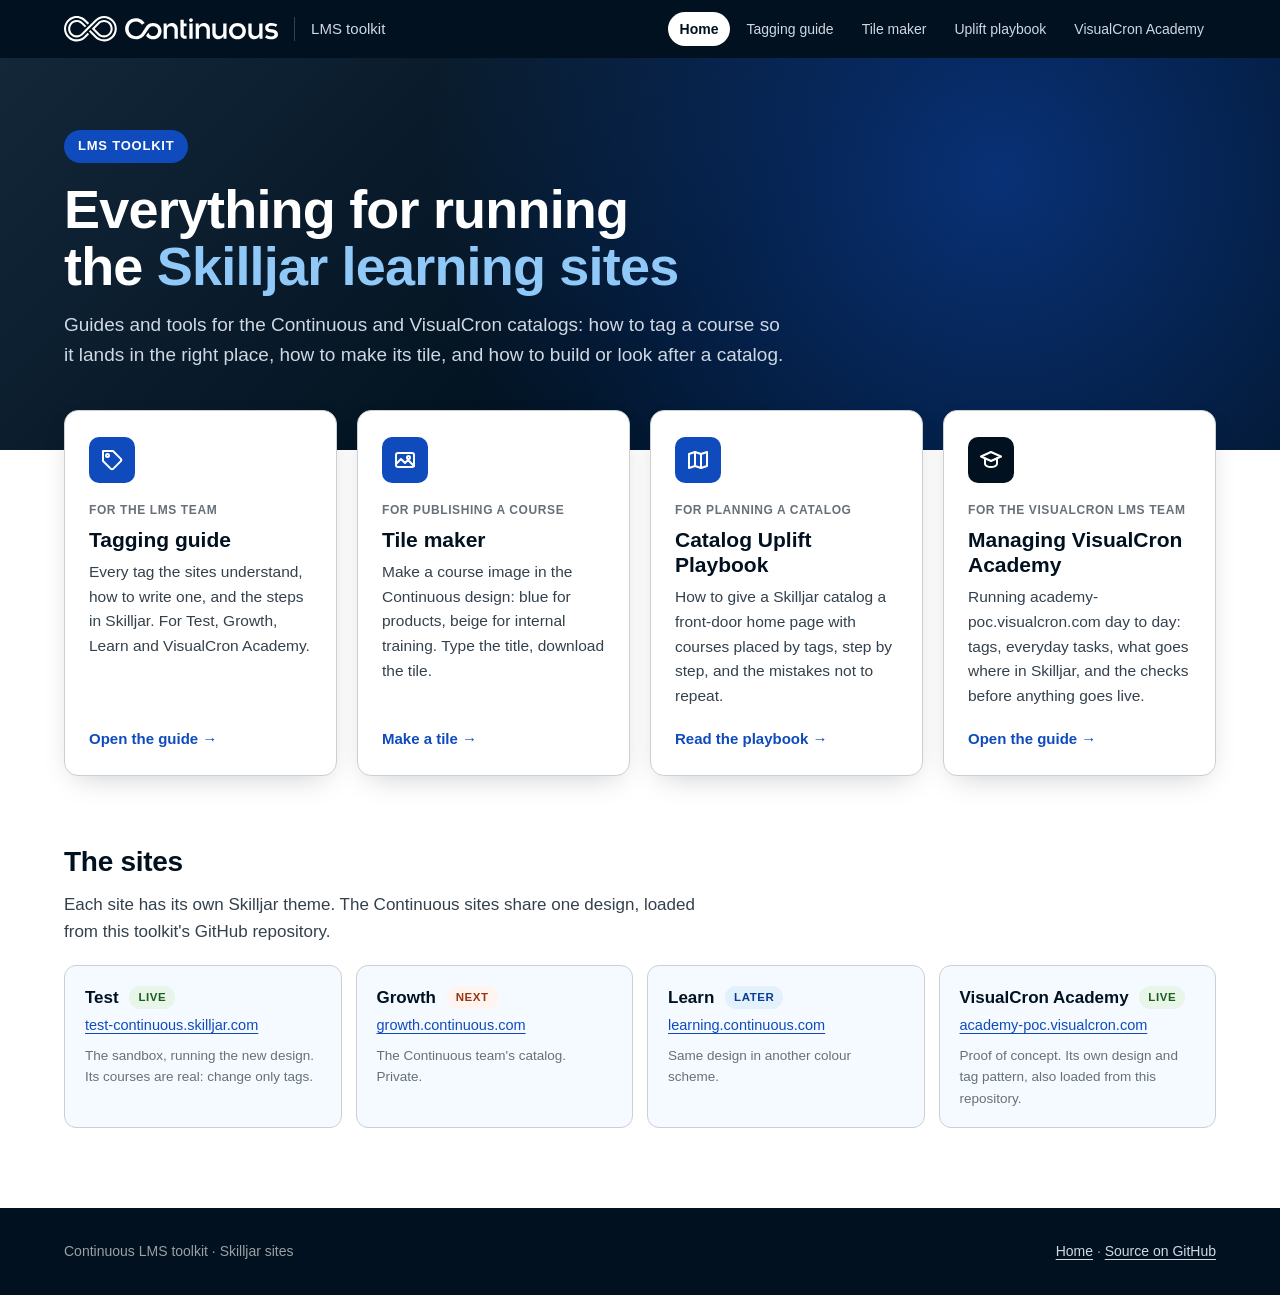
<file: index.html>
<!DOCTYPE html>
<html lang="en">
<head>
<meta charset="utf-8">
<meta name="viewport" content="width=device-width, initial-scale=1">
<title>Continuous LMS toolkit</title>
<meta name="description" content="Guides and tools for running the Continuous and VisualCron Skilljar learning sites.">
<link rel="icon" href="assets/continuous-favicon.svg" type="image/svg+xml">
<link rel="stylesheet" href="assets/site.css">
</head>
<body data-page="home">
<header class="bar"><div class="bar__in"><a class="bar__brand" href="./"><img src="./assets/continuous-horizontal-white-site.svg" alt="Continuous"><span>LMS toolkit</span></a><nav aria-label="Toolkit"><a href="./" aria-current="page">Home</a><a href="./tagging/">Tagging guide</a><a href="./tiles/">Tile maker</a><a href="./playbook/">Uplift playbook</a><a href="./visualcron-academy/">VisualCron Academy</a></nav></div></header>
<div class="hero home-hero"><div class="hero__in">
  <span class="pill">LMS toolkit</span>
  <h1>Everything for running the <span>Skilljar learning sites</span></h1>
  <p class="hero__lead">Guides and tools for the Continuous and VisualCron catalogs: how to tag a course so it lands in the right place, how to make its tile, and how to build or look after a catalog.</p>
</div></div>

<section class="tools" aria-label="Guides and tools">
  <a class="tool" href="tagging/">
    <span class="tool__icon"><svg viewBox="0 0 24 24" fill="none" stroke="currentColor" stroke-width="2" stroke-linecap="round" stroke-linejoin="round" aria-hidden="true"><path d="M20.6 13.4 13.4 20.6a2 2 0 0 1-2.8 0L3 13V3h10l7.6 7.6a2 2 0 0 1 0 2.8Z"/><circle cx="7.5" cy="7.5" r="1.5"/></svg></span>
    <span class="for">For the LMS team</span>
    <h2>Tagging guide</h2>
    <p>Every tag the sites understand, how to write one, and the steps in Skilljar. For Test, Growth, Learn and VisualCron Academy.</p>
    <span class="go">Open the guide →</span>
  </a>
  <a class="tool" href="tiles/">
    <span class="tool__icon"><svg viewBox="0 0 24 24" fill="none" stroke="currentColor" stroke-width="2" stroke-linecap="round" stroke-linejoin="round" aria-hidden="true"><rect x="3" y="5" width="18" height="14" rx="2"/><path d="m3 16 5-5 4 4 3-3 6 6"/><circle cx="15.5" cy="9.5" r="1.5"/></svg></span>
    <span class="for">For publishing a course</span>
    <h2>Tile maker</h2>
    <p>Make a course image in the Continuous design: blue for products, beige for internal training. Type the title, download the tile.</p>
    <span class="go">Make a tile →</span>
  </a>
  <a class="tool" href="playbook/">
    <span class="tool__icon"><svg viewBox="0 0 24 24" fill="none" stroke="currentColor" stroke-width="2" stroke-linecap="round" stroke-linejoin="round" aria-hidden="true"><path d="M9 4 3 6v14l6-2 6 2 6-2V4l-6 2-6-2Z"/><path d="M9 4v14M15 6v14"/></svg></span>
    <span class="for">For planning a catalog</span>
    <h2>Catalog Uplift Playbook</h2>
    <p>How to give a Skilljar catalog a front-door home page with courses placed by tags, step by step, and the mistakes not to repeat.</p>
    <span class="go">Read the playbook →</span>
  </a>
  <a class="tool tool--vc" href="visualcron-academy/">
    <span class="tool__icon"><svg viewBox="0 0 24 24" fill="none" stroke="currentColor" stroke-width="2" stroke-linecap="round" stroke-linejoin="round" aria-hidden="true"><path d="M2 8.5 12 4l10 4.5-10 4.5L2 8.5Z"/><path d="M6 10.5V16c0 1.4 2.7 3 6 3s6-1.6 6-3v-5.5"/></svg></span>
    <span class="for">For the VisualCron LMS team</span>
    <h2>Managing VisualCron Academy</h2>
    <p>Running academy-poc.visualcron.com day to day: tags, everyday tasks, what goes where in Skilljar, and the checks before anything goes live.</p>
    <span class="go">Open the guide →</span>
  </a>
</section>

<section class="band" aria-labelledby="sites-h">
  <h2 id="sites-h">The sites</h2>
  <p>Each site has its own Skilljar theme. The Continuous sites share one design, loaded from this toolkit's GitHub repository.</p>
  <div class="sites">
    <div class="site"><b>Test <span class="state state--live">Live</span></b><a href="https://test-continuous.skilljar.com/">test-continuous.skilljar.com</a><small>The sandbox, running the new design. Its courses are real: change only tags.</small></div>
    <div class="site"><b>Growth <span class="state state--next">Next</span></b><a href="https://growth.continuous.com/">growth.continuous.com</a><small>The Continuous team's catalog. Private.</small></div>
    <div class="site"><b>Learn <span class="state state--later">Later</span></b><a href="https://learning.continuous.com/">learning.continuous.com</a><small>Same design in another colour scheme.</small></div>
    <div class="site"><b>VisualCron Academy <span class="state state--live">Live</span></b><a href="https://academy-poc.visualcron.com/">academy-poc.visualcron.com</a><small>Proof of concept. Its own design and tag pattern, also loaded from this repository.</small></div>
  </div>
</section>
<footer class="foot"><div class="in"><span>Continuous LMS toolkit · Skilljar sites</span><span><a href="./">Home</a> · <a href="https://github.com/markdcontinuous/continuous2026">Source on GitHub</a></span></div></footer>
</body>
</html>
</file>
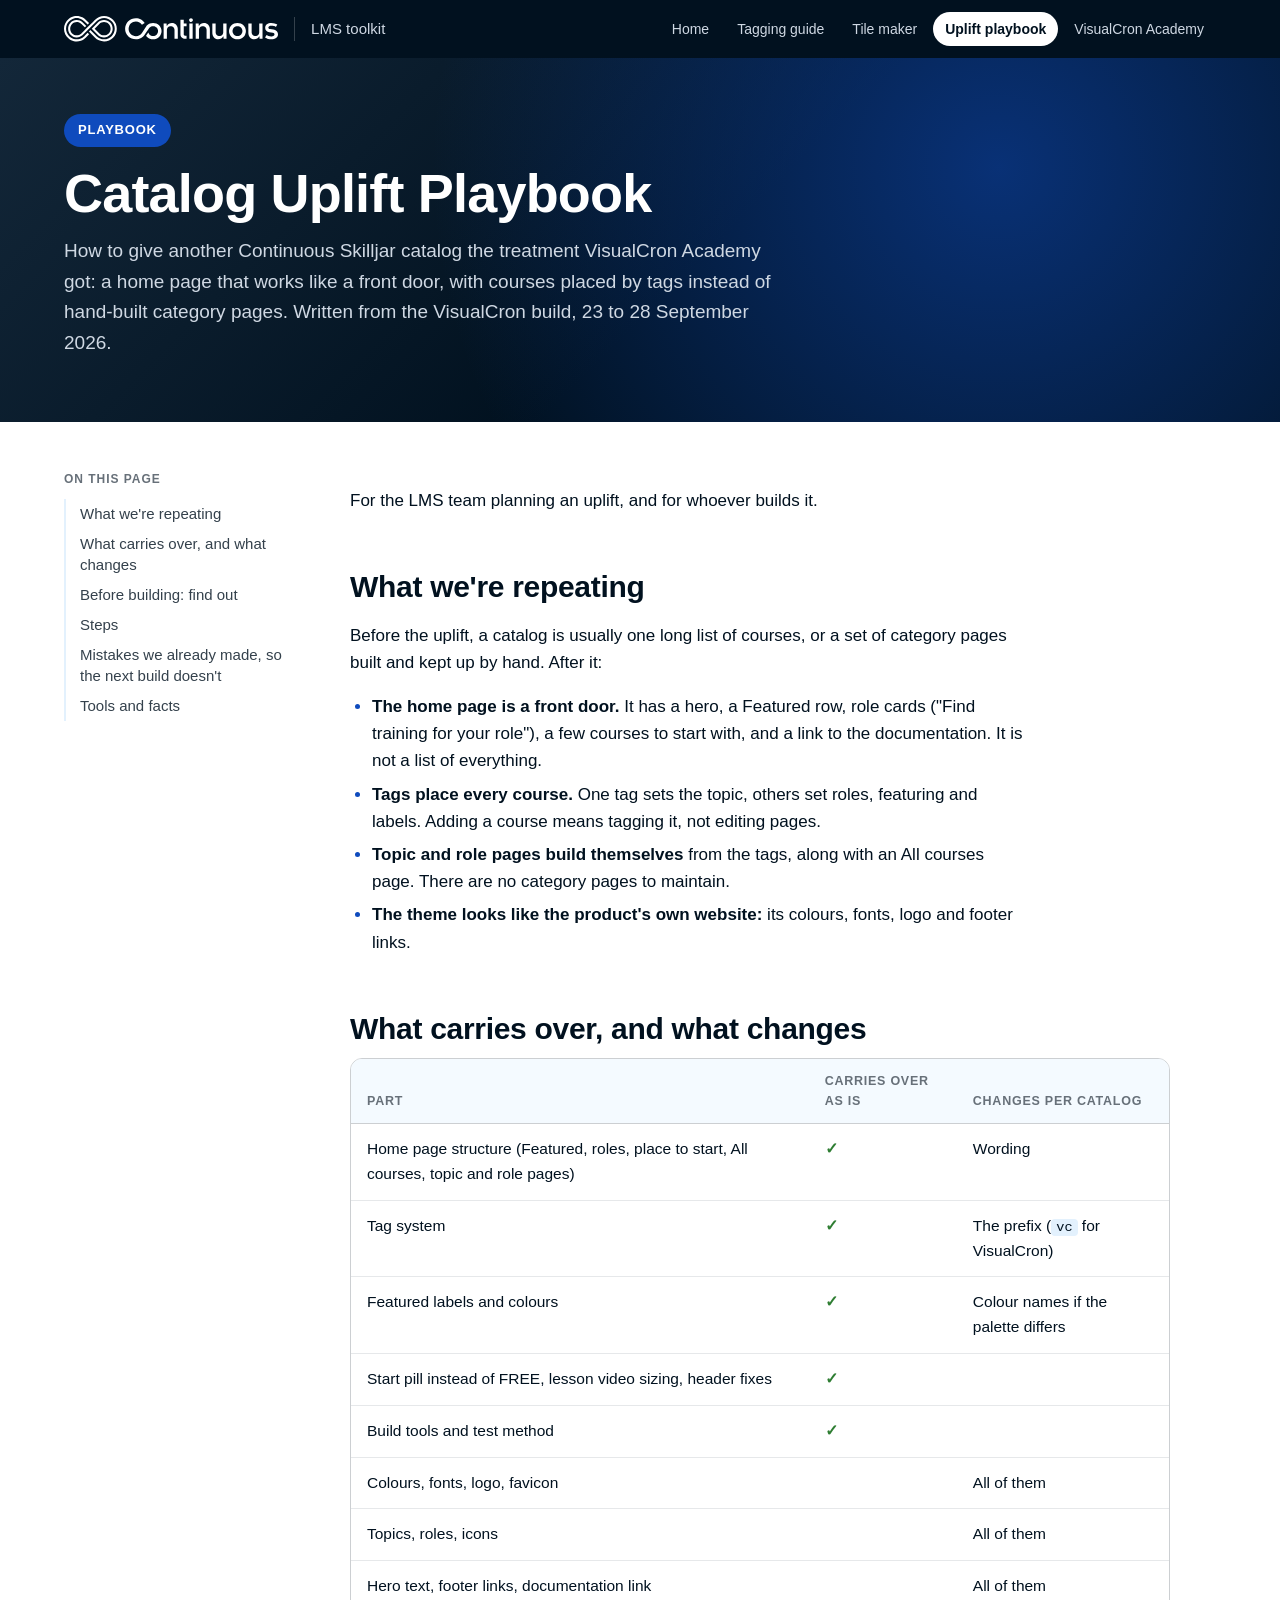
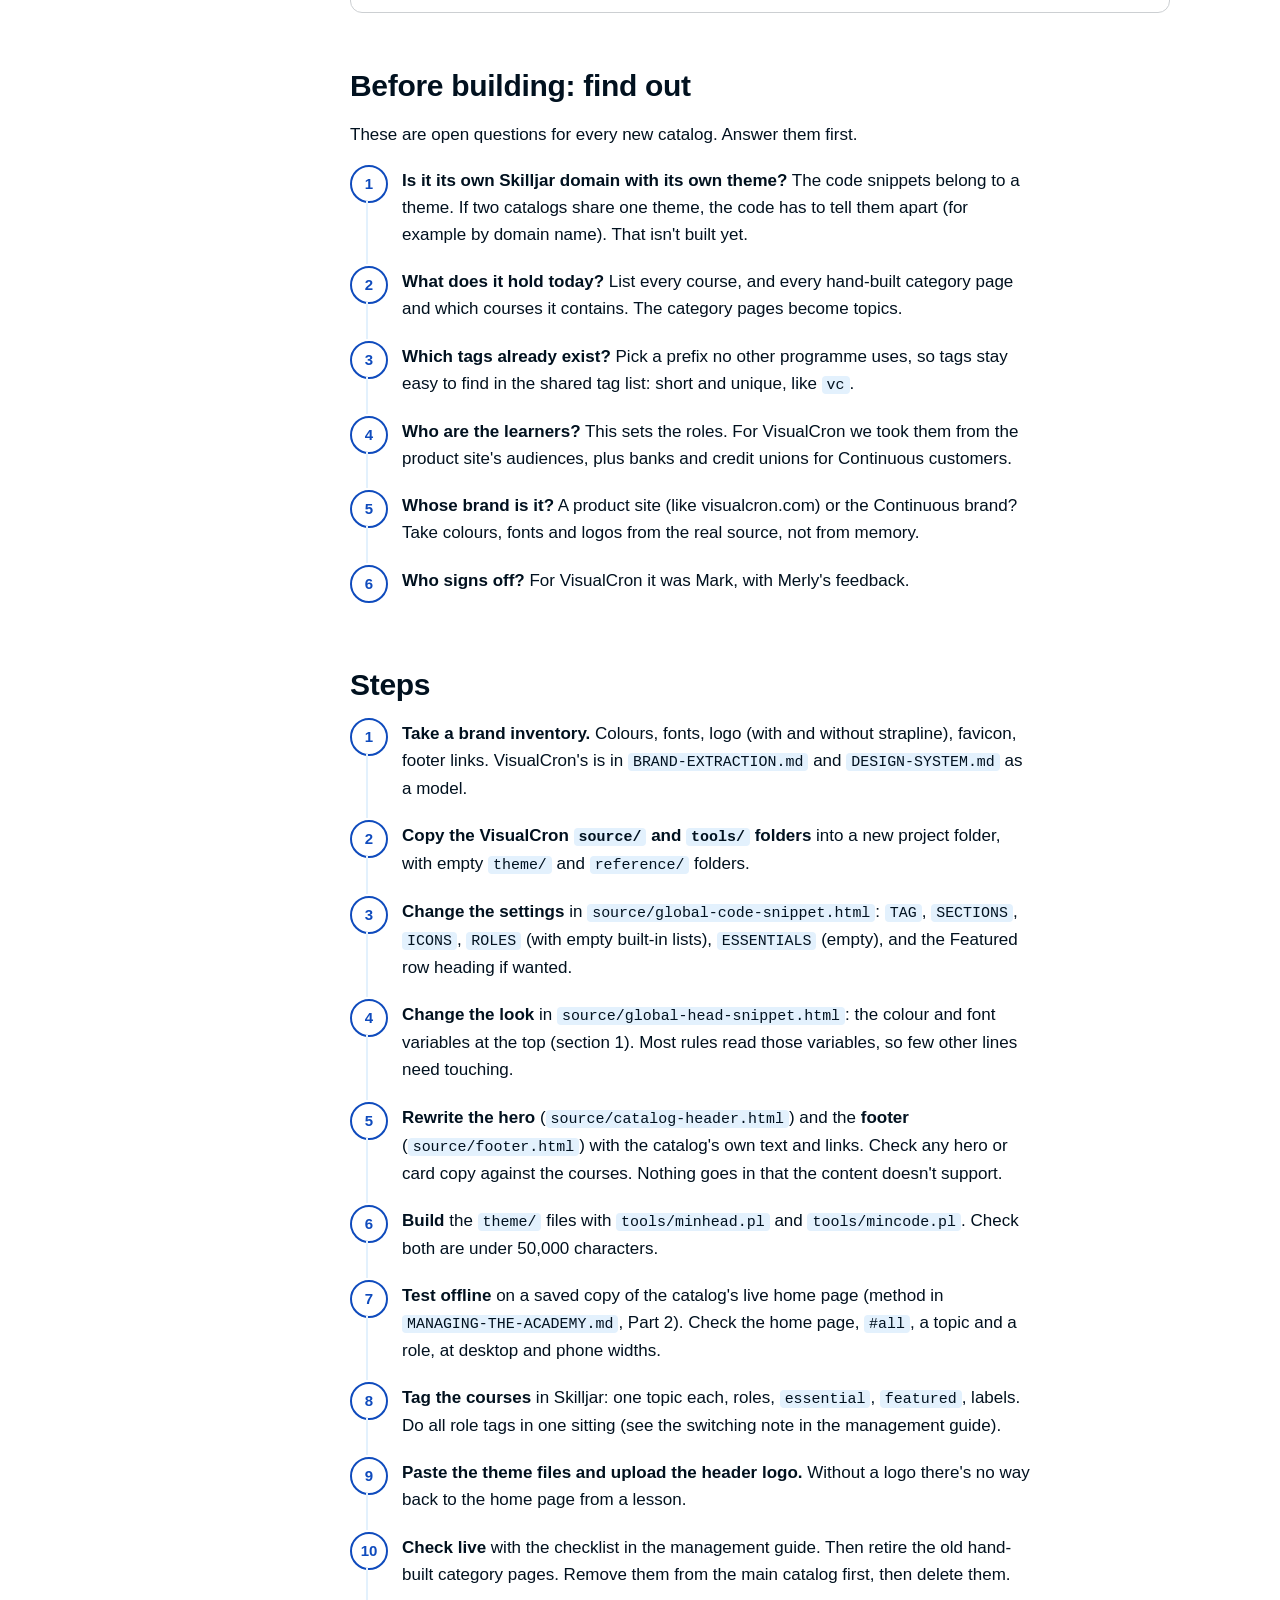
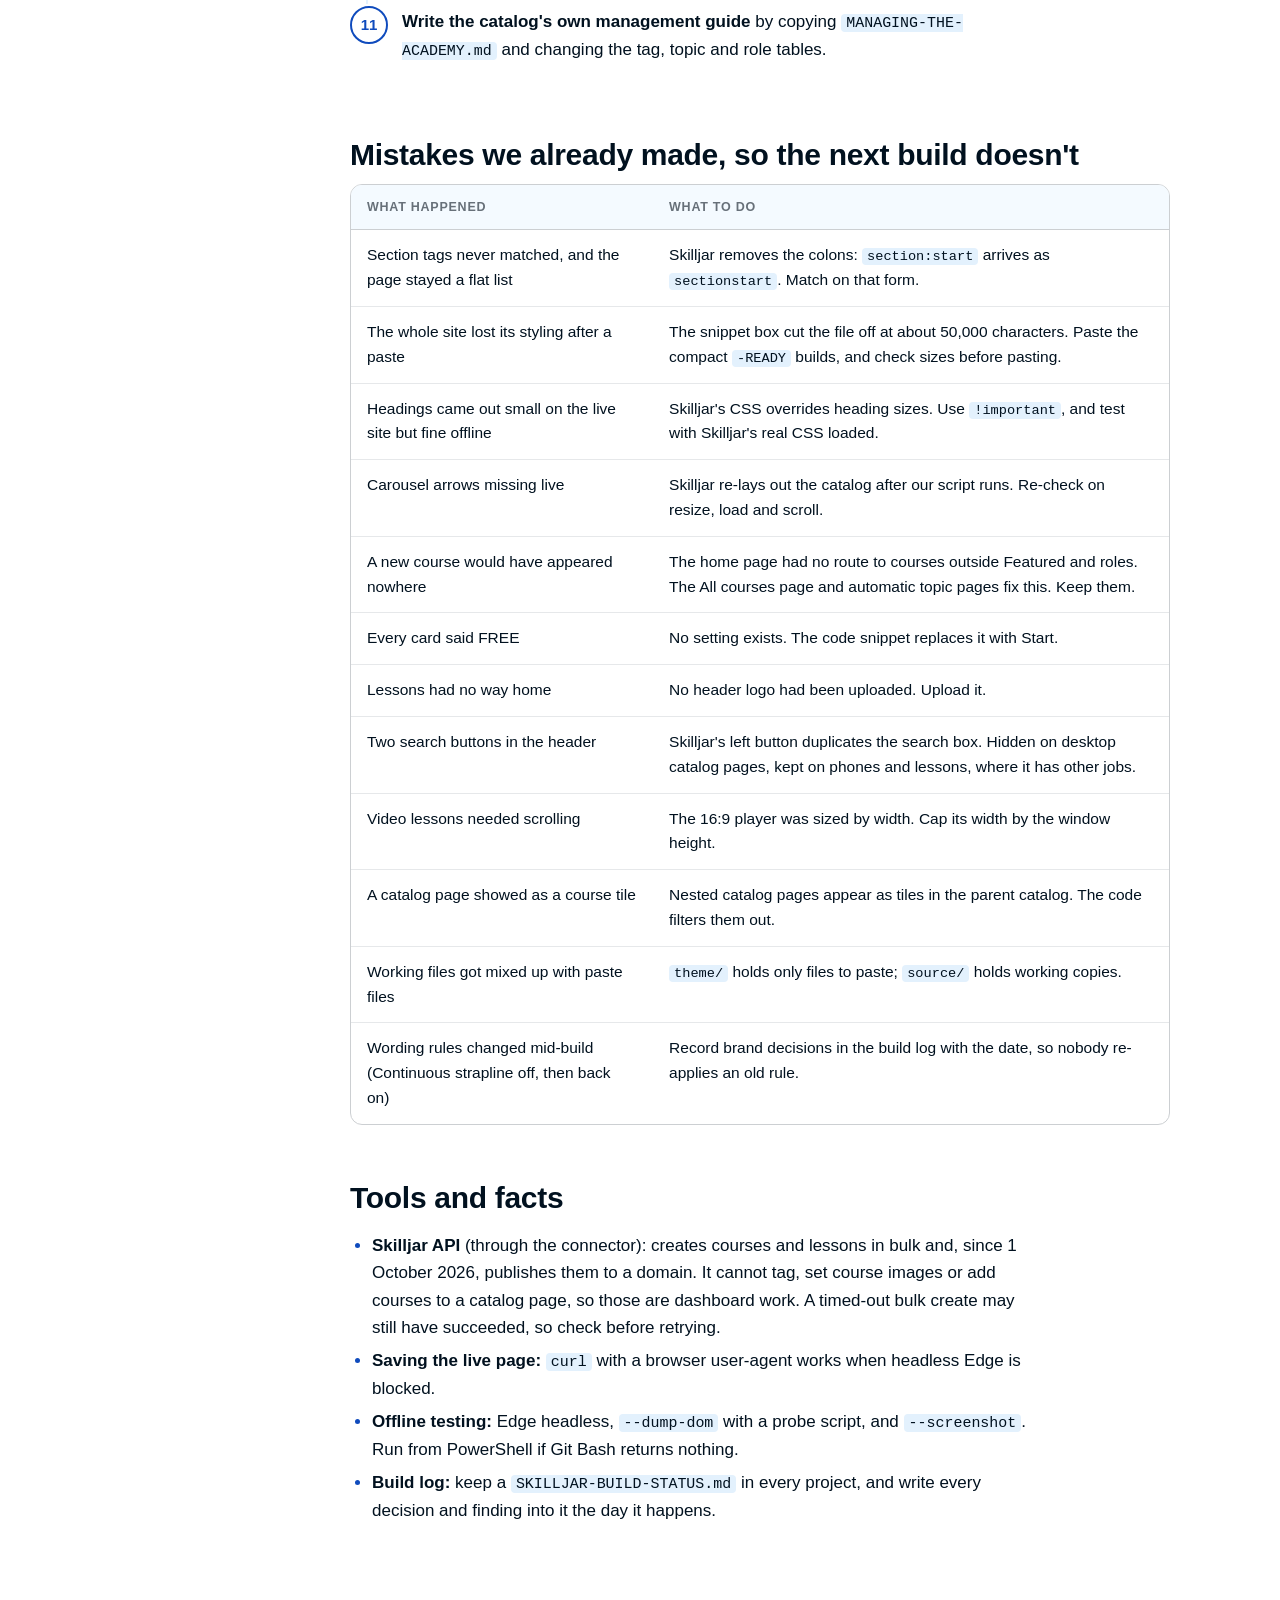
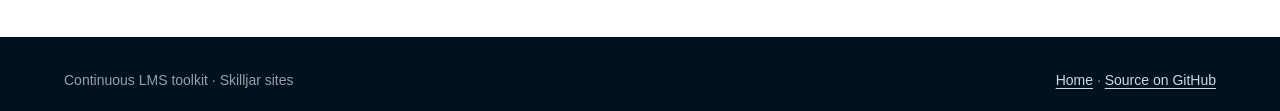
<file: playbook/index.html>
<!DOCTYPE html>
<html lang="en">
<head>
<meta charset="utf-8">
<meta name="viewport" content="width=device-width, initial-scale=1">
<title>Catalog Uplift Playbook · Continuous LMS toolkit</title>
<link rel="icon" href="../assets/continuous-favicon.svg" type="image/svg+xml">
<link rel="stylesheet" href="../assets/site.css">
</head>
<body data-page="playbook">
<header class="bar"><div class="bar__in"><a class="bar__brand" href="../"><img src="../assets/continuous-horizontal-white-site.svg" alt="Continuous"><span>LMS toolkit</span></a><nav aria-label="Toolkit"><a href="../">Home</a><a href="../tagging/">Tagging guide</a><a href="../tiles/">Tile maker</a><a href="../playbook/" aria-current="page">Uplift playbook</a><a href="../visualcron-academy/">VisualCron Academy</a></nav></div></header>
<div class="hero"><div class="hero__in">
  <span class="pill">Playbook</span>
  <h1>Catalog Uplift Playbook</h1>
  <p class="hero__lead">How to give another Continuous Skilljar catalog the treatment VisualCron Academy got: a home page that works like a front door, with courses placed by tags instead of hand-built category pages. Written from the VisualCron build, 23 to 28 September 2026.</p>
  
</div></div>
<div class="wrap">
  <nav class="toc" aria-label="On this page"><b>On this page</b><ol><li><a href="#what-we-re-repeating">What we're repeating</a></li><li><a href="#what-carries-over-and-what-changes">What carries over, and what changes</a></li><li><a href="#before-building-find-out">Before building: find out</a></li><li><a href="#steps">Steps</a></li><li><a href="#mistakes-we-already-made-so-the-next-build-doesn-t">Mistakes we already made, so the next build doesn't</a></li><li><a href="#tools-and-facts">Tools and facts</a></li></ol></nav>
  <main class="doc">
<p>For the LMS team planning an uplift, and for whoever builds it.</p>
<h2 id="what-we-re-repeating">What we're repeating</h2>
<p>Before the uplift, a catalog is usually one long list of courses, or a set of category pages built and kept up by hand. After it:</p>
<ul><li><b>The home page is a front door.</b> It has a hero, a Featured row, role cards ("Find training for your role"), a few courses to start with, and a link to the documentation. It is not a list of everything.</li><li><b>Tags place every course.</b> One tag sets the topic, others set roles, featuring and labels. Adding a course means tagging it, not editing pages.</li><li><b>Topic and role pages build themselves</b> from the tags, along with an All courses page. There are no category pages to maintain.</li><li><b>The theme looks like the product's own website:</b> its colours, fonts, logo and footer links.</li></ul>
<h2 id="what-carries-over-and-what-changes">What carries over, and what changes</h2>
<div class="scroll"><table class="tbl"><thead><tr><th>Part</th><th>Carries over as is</th><th>Changes per catalog</th></tr></thead><tbody><tr><td>Home page structure (Featured, roles, place to start, All courses, topic and role pages)</td><td><span class="tick" aria-label="yes">✓</span></td><td>Wording</td></tr><tr><td>Tag system</td><td><span class="tick" aria-label="yes">✓</span></td><td>The prefix (<code>vc</code> for VisualCron)</td></tr><tr><td>Featured labels and colours</td><td><span class="tick" aria-label="yes">✓</span></td><td>Colour names if the palette differs</td></tr><tr><td>Start pill instead of FREE, lesson video sizing, header fixes</td><td><span class="tick" aria-label="yes">✓</span></td><td></td></tr><tr><td>Build tools and test method</td><td><span class="tick" aria-label="yes">✓</span></td><td></td></tr><tr><td>Colours, fonts, logo, favicon</td><td></td><td>All of them</td></tr><tr><td>Topics, roles, icons</td><td></td><td>All of them</td></tr><tr><td>Hero text, footer links, documentation link</td><td></td><td>All of them</td></tr></tbody></table></div>
<h2 id="before-building-find-out">Before building: find out</h2>
<p>These are open questions for every new catalog. Answer them first.</p>
<ol class="steps"><li><b>Is it its own Skilljar domain with its own theme?</b> The code snippets belong to a theme. If two catalogs share one theme, the code has to tell them apart (for example by domain name). That isn't built yet.</li><li><b>What does it hold today?</b> List every course, and every hand-built category page and which courses it contains. The category pages become topics.</li><li><b>Which tags already exist?</b> Pick a prefix no other programme uses, so tags stay easy to find in the shared tag list: short and unique, like <code>vc</code>.</li><li><b>Who are the learners?</b> This sets the roles. For VisualCron we took them from the product site's audiences, plus banks and credit unions for Continuous customers.</li><li><b>Whose brand is it?</b> A product site (like visualcron.com) or the Continuous brand? Take colours, fonts and logos from the real source, not from memory.</li><li><b>Who signs off?</b> For VisualCron it was Mark, with Merly's feedback.</li></ol>
<h2 id="steps">Steps</h2>
<ol class="steps"><li><b>Take a brand inventory.</b> Colours, fonts, logo (with and without strapline), favicon, footer links. VisualCron's is in <code>BRAND-EXTRACTION.md</code> and <code>DESIGN-SYSTEM.md</code> as a model.</li><li><b>Copy the VisualCron <code>source/</code> and <code>tools/</code> folders</b> into a new project folder, with empty <code>theme/</code> and <code>reference/</code> folders.</li><li><b>Change the settings</b> in <code>source/global-code-snippet.html</code>: <code>TAG</code>, <code>SECTIONS</code>, <code>ICONS</code>, <code>ROLES</code> (with empty built-in lists), <code>ESSENTIALS</code> (empty), and the Featured row heading if wanted.</li><li><b>Change the look</b> in <code>source/global-head-snippet.html</code>: the colour and font variables at the top (section 1). Most rules read those variables, so few other lines need touching.</li><li><b>Rewrite the hero</b> (<code>source/catalog-header.html</code>) and the <b>footer</b> (<code>source/footer.html</code>) with the catalog's own text and links. Check any hero or card copy against the courses. Nothing goes in that the content doesn't support.</li><li><b>Build</b> the <code>theme/</code> files with <code>tools/minhead.pl</code> and <code>tools/mincode.pl</code>. Check both are under 50,000 characters.</li><li><b>Test offline</b> on a saved copy of the catalog's live home page (method in <code>MANAGING-THE-ACADEMY.md</code>, Part 2). Check the home page, <code>#all</code>, a topic and a role, at desktop and phone widths.</li><li><b>Tag the courses</b> in Skilljar: one topic each, roles, <code>essential</code>, <code>featured</code>, labels. Do all role tags in one sitting (see the switching note in the management guide).</li><li><b>Paste the theme files and upload the header logo.</b> Without a logo there's no way back to the home page from a lesson.</li><li><b>Check live</b> with the checklist in the management guide. Then retire the old hand-built category pages. Remove them from the main catalog first, then delete them.</li><li><b>Write the catalog's own management guide</b> by copying <code>MANAGING-THE-ACADEMY.md</code> and changing the tag, topic and role tables.</li></ol>
<h2 id="mistakes-we-already-made-so-the-next-build-doesn-t">Mistakes we already made, so the next build doesn't</h2>
<div class="scroll"><table class="tbl"><thead><tr><th>What happened</th><th>What to do</th></tr></thead><tbody><tr><td>Section tags never matched, and the page stayed a flat list</td><td>Skilljar removes the colons: <code>section:start</code> arrives as <code>sectionstart</code>. Match on that form.</td></tr><tr><td>The whole site lost its styling after a paste</td><td>The snippet box cut the file off at about 50,000 characters. Paste the compact <code>-READY</code> builds, and check sizes before pasting.</td></tr><tr><td>Headings came out small on the live site but fine offline</td><td>Skilljar's CSS overrides heading sizes. Use <code>!important</code>, and test with Skilljar's real CSS loaded.</td></tr><tr><td>Carousel arrows missing live</td><td>Skilljar re-lays out the catalog after our script runs. Re-check on resize, load and scroll.</td></tr><tr><td>A new course would have appeared nowhere</td><td>The home page had no route to courses outside Featured and roles. The All courses page and automatic topic pages fix this. Keep them.</td></tr><tr><td>Every card said FREE</td><td>No setting exists. The code snippet replaces it with Start.</td></tr><tr><td>Lessons had no way home</td><td>No header logo had been uploaded. Upload it.</td></tr><tr><td>Two search buttons in the header</td><td>Skilljar's left button duplicates the search box. Hidden on desktop catalog pages, kept on phones and lessons, where it has other jobs.</td></tr><tr><td>Video lessons needed scrolling</td><td>The 16:9 player was sized by width. Cap its width by the window height.</td></tr><tr><td>A catalog page showed as a course tile</td><td>Nested catalog pages appear as tiles in the parent catalog. The code filters them out.</td></tr><tr><td>Working files got mixed up with paste files</td><td><code>theme/</code> holds only files to paste; <code>source/</code> holds working copies.</td></tr><tr><td>Wording rules changed mid-build (Continuous strapline off, then back on)</td><td>Record brand decisions in the build log with the date, so nobody re-applies an old rule.</td></tr></tbody></table></div>
<h2 id="tools-and-facts">Tools and facts</h2>
<ul><li><b>Skilljar API</b> (through the connector): creates courses and lessons in bulk and, since 1 October 2026, publishes them to a domain. It cannot tag, set course images or add courses to a catalog page, so those are dashboard work. A timed-out bulk create may still have succeeded, so check before retrying.</li><li><b>Saving the live page:</b> <code>curl</code> with a browser user-agent works when headless Edge is blocked.</li><li><b>Offline testing:</b> Edge headless, <code>--dump-dom</code> with a probe script, and <code>--screenshot</code>. Run from PowerShell if Git Bash returns nothing.</li><li><b>Build log:</b> keep a <code>SKILLJAR-BUILD-STATUS.md</code> in every project, and write every decision and finding into it the day it happens.</li></ul>
  </main>
</div>
<footer class="foot"><div class="in"><span>Continuous LMS toolkit · Skilljar sites</span><span><a href="../">Home</a> · <a href="https://github.com/markdcontinuous/continuous2026">Source on GitHub</a></span></div></footer>
<script src="../assets/site.js"></script>
</body>
</html>
</file>
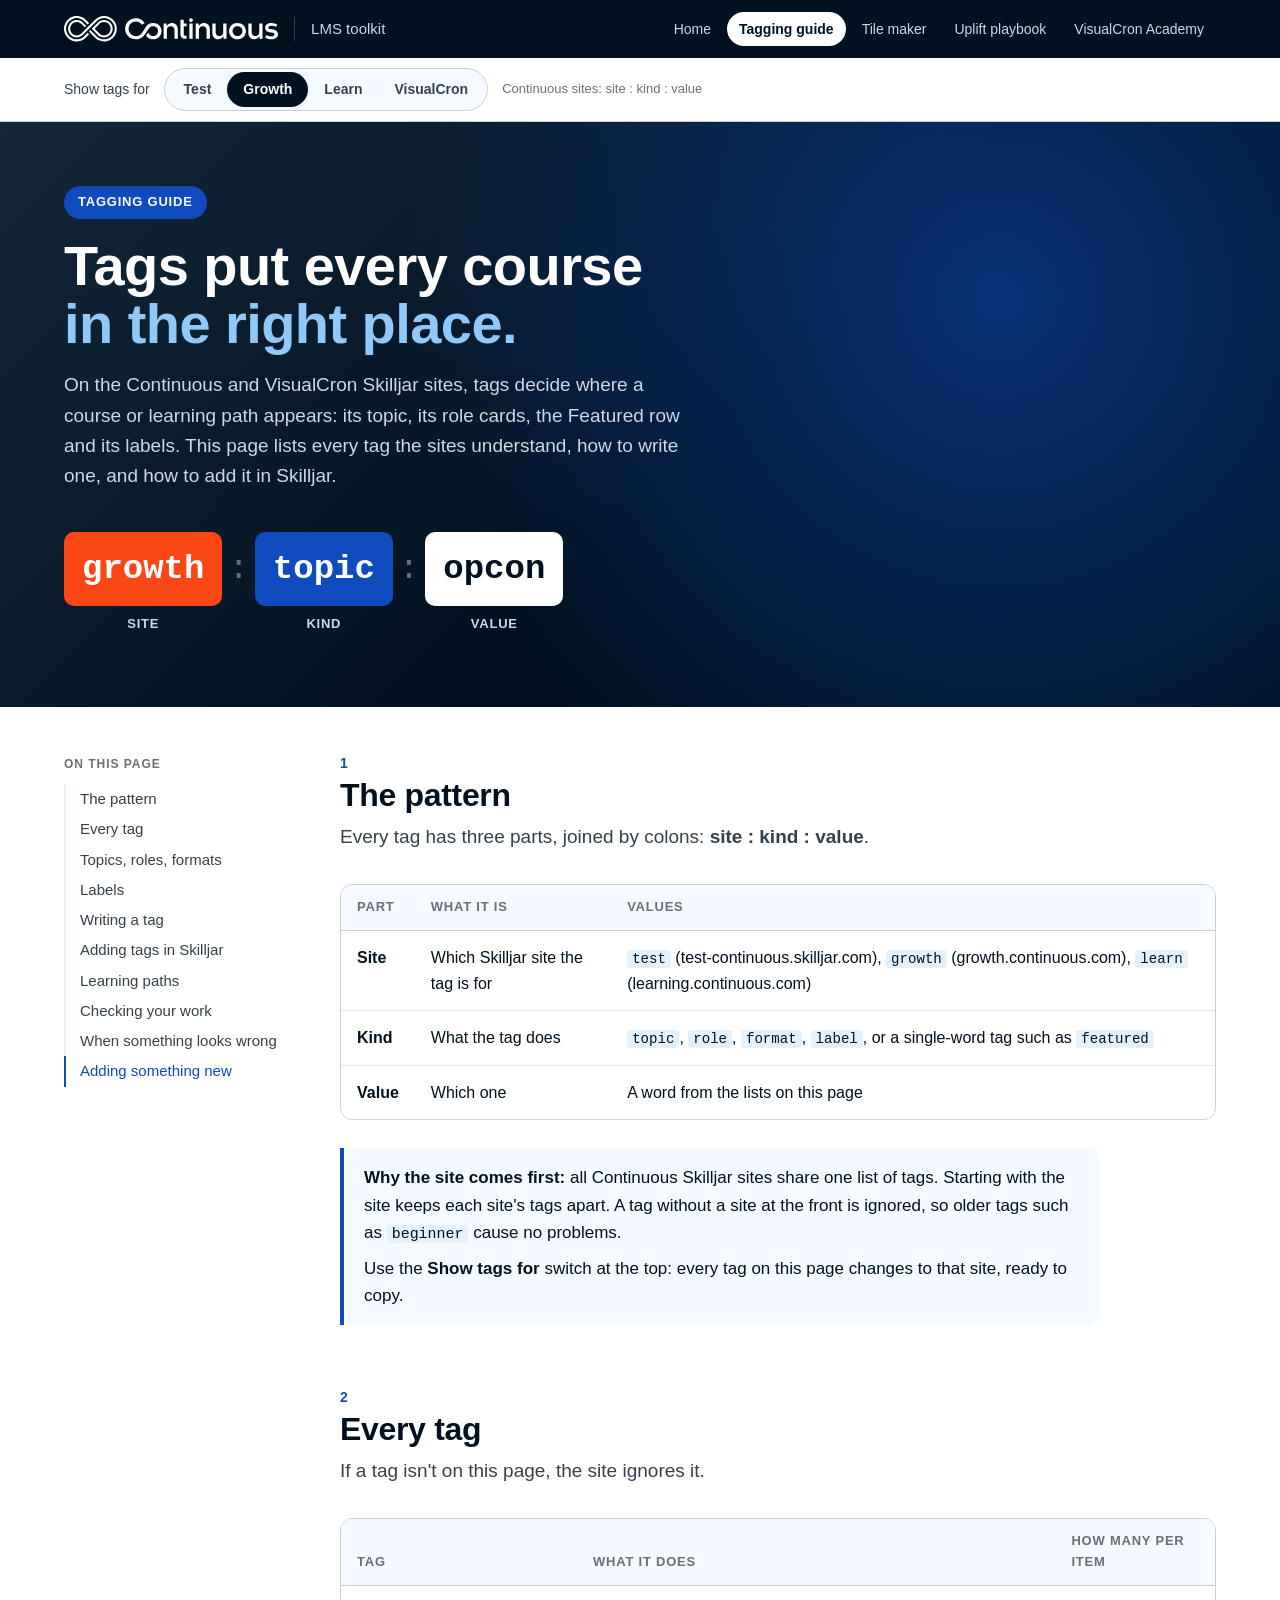
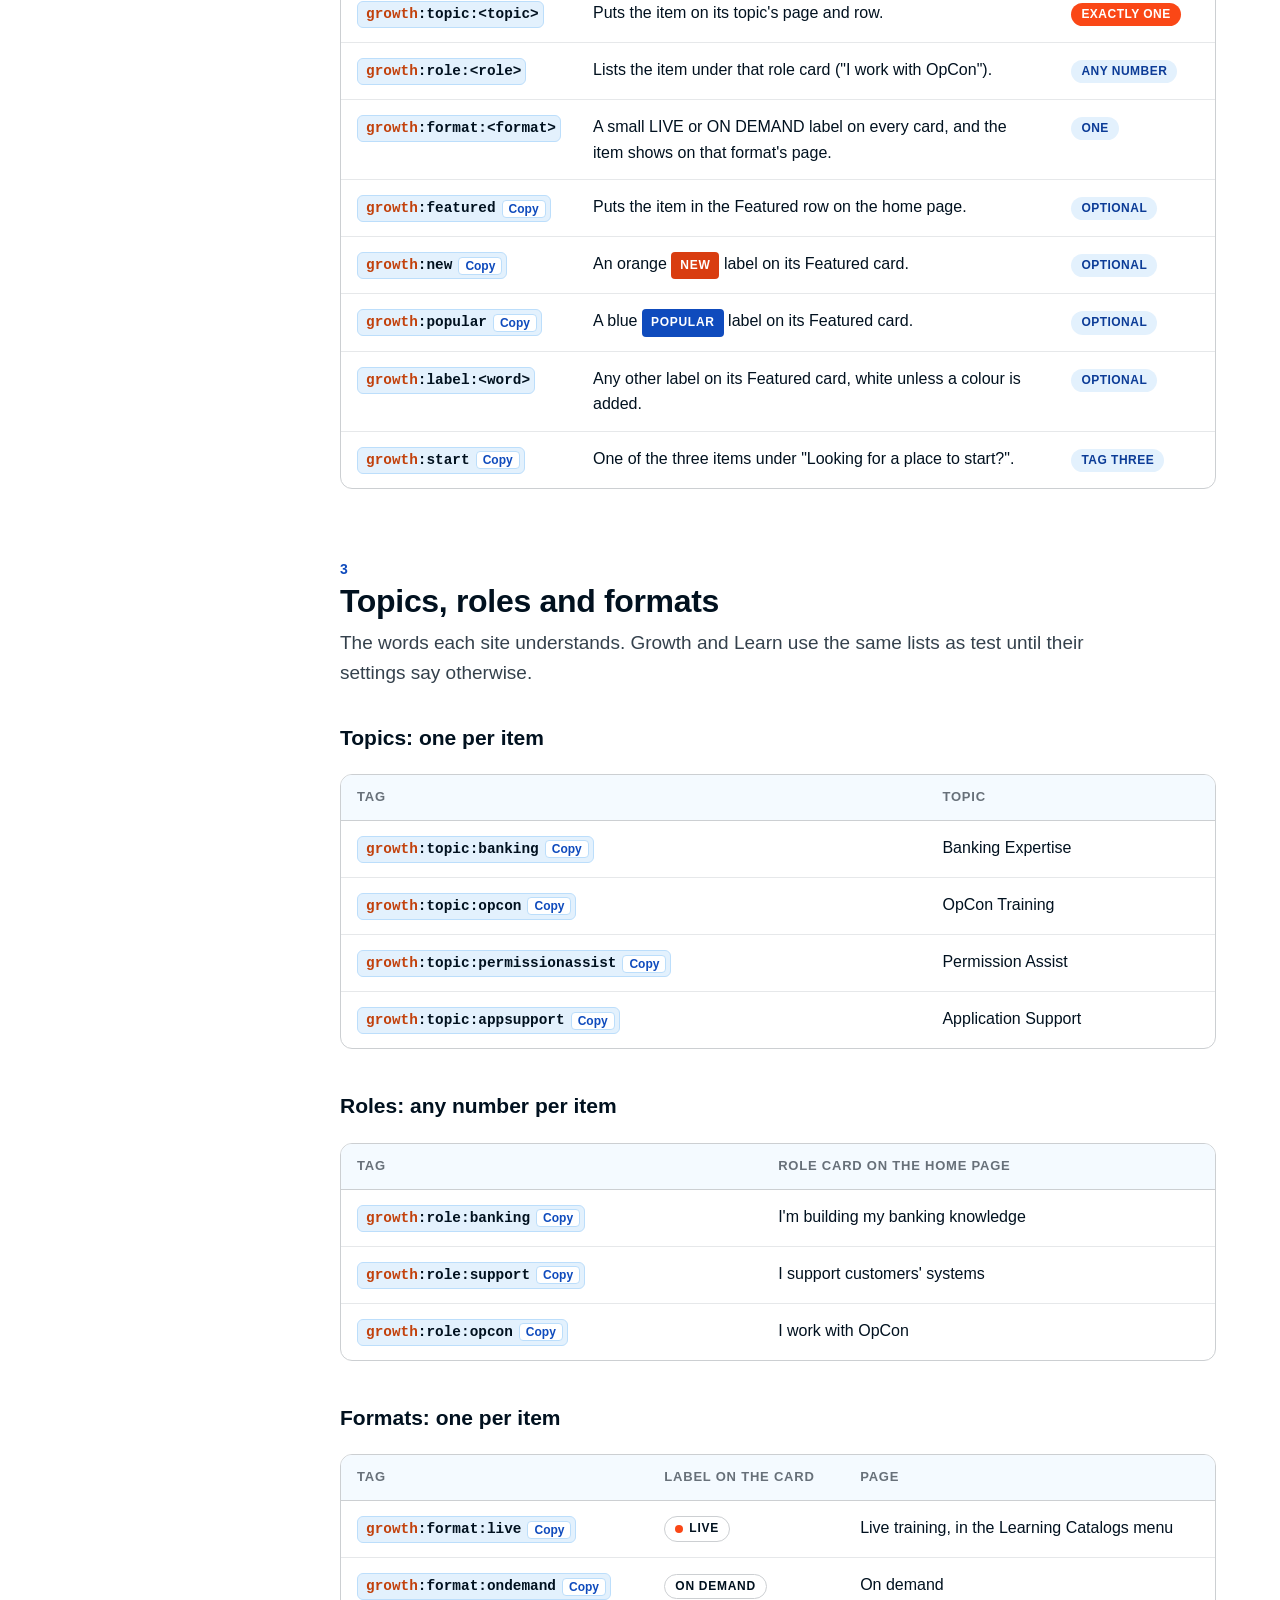
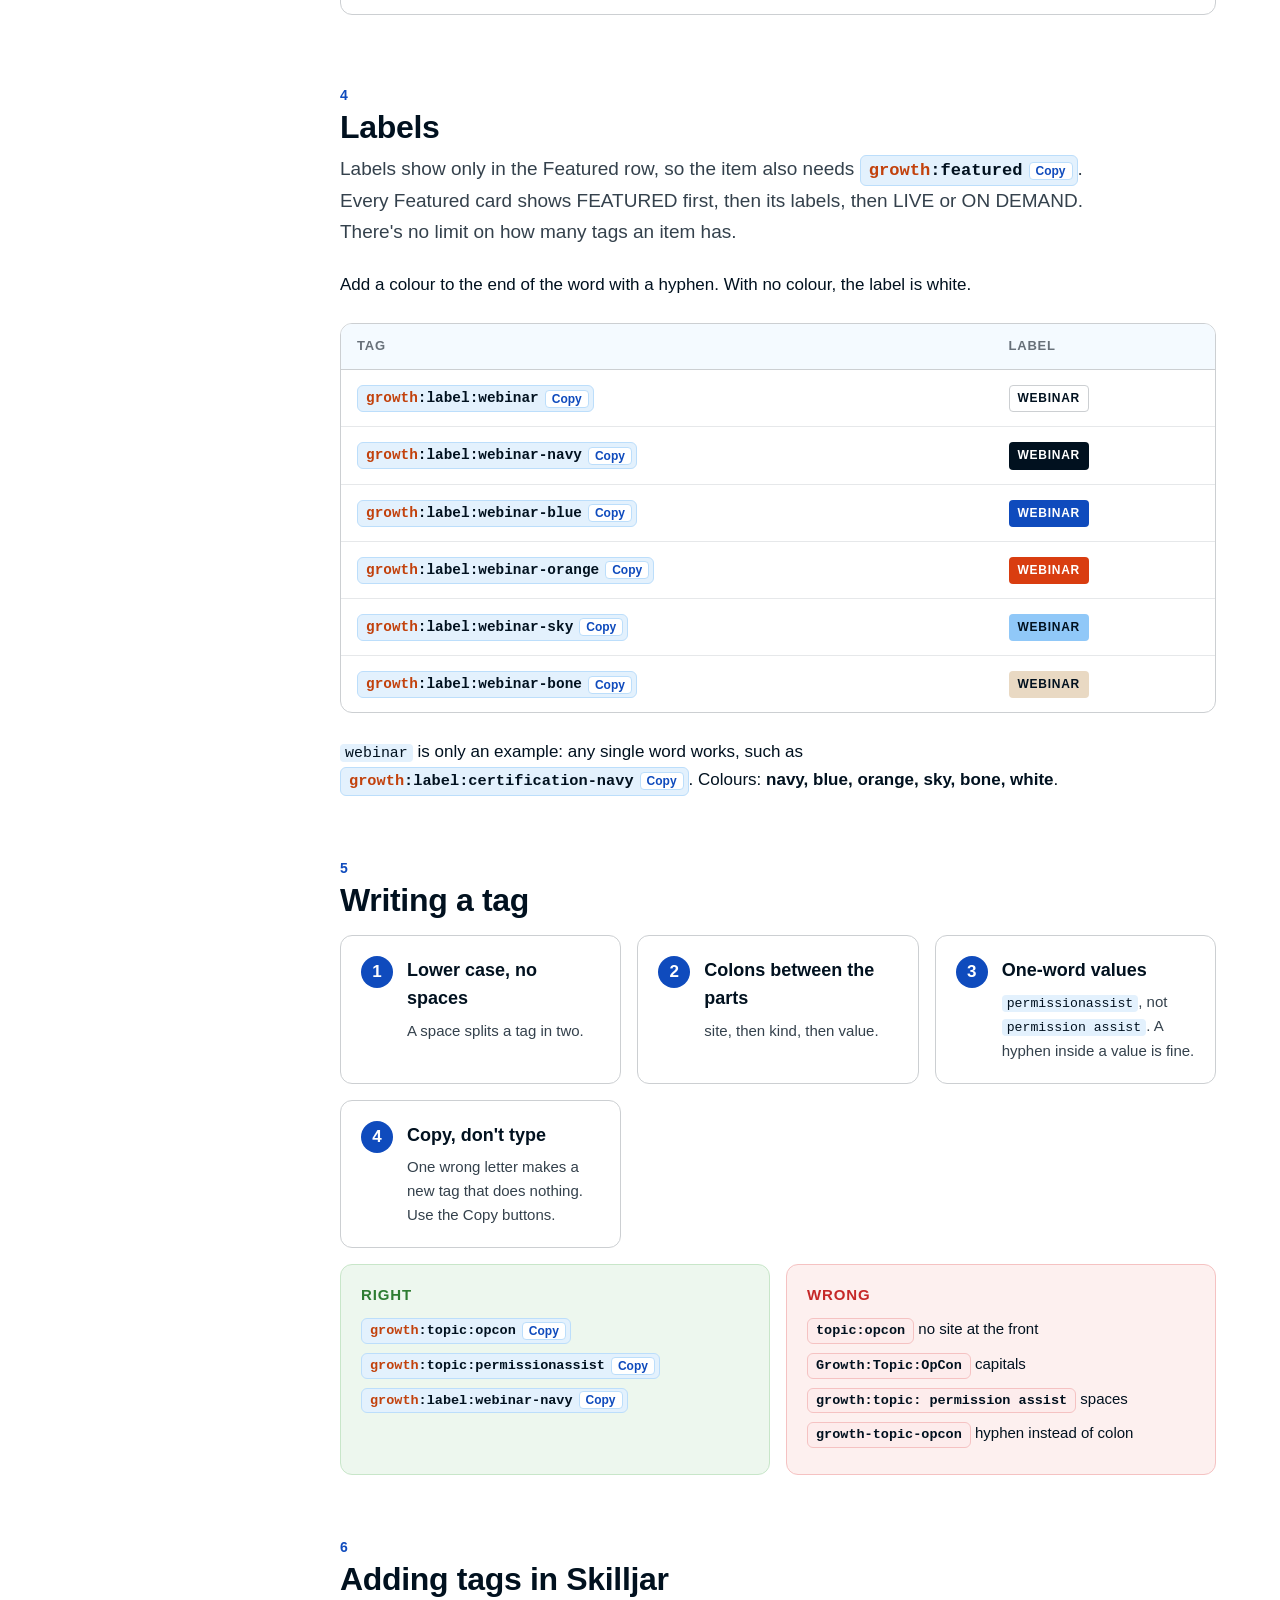
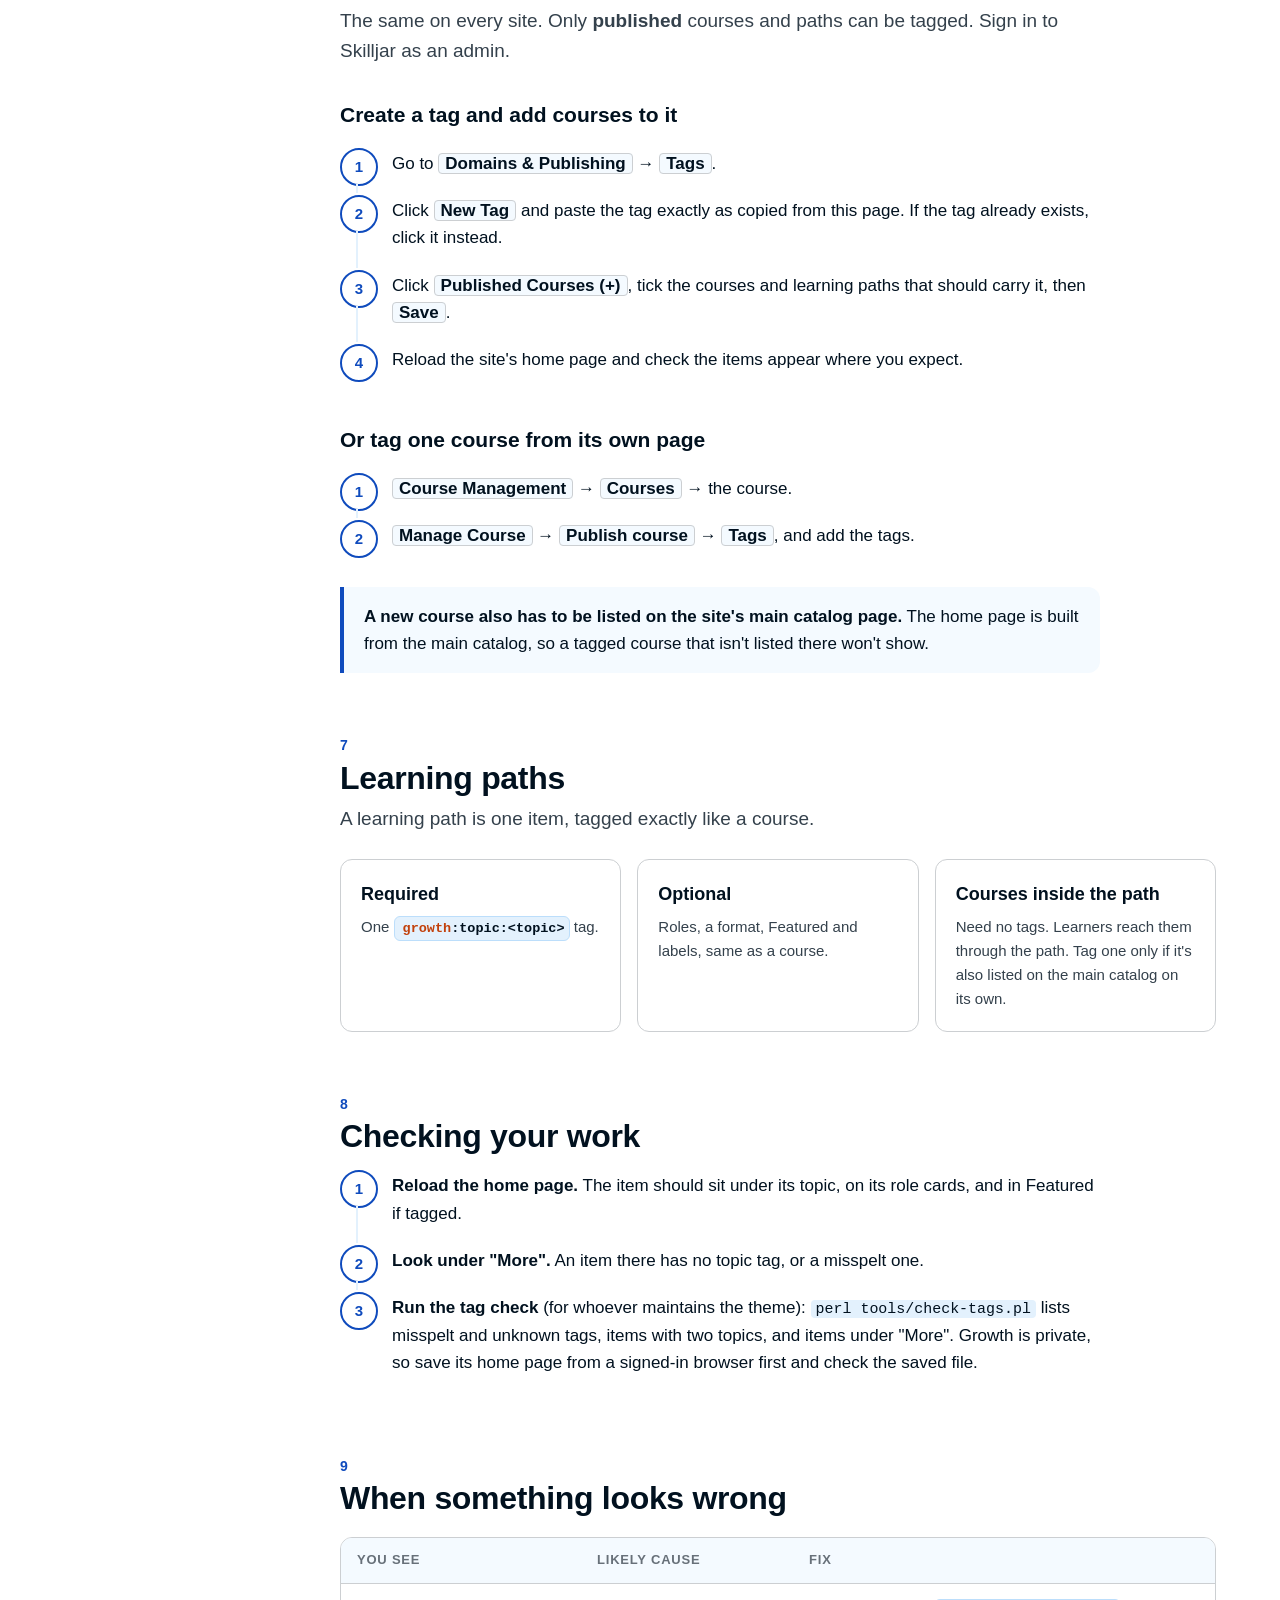
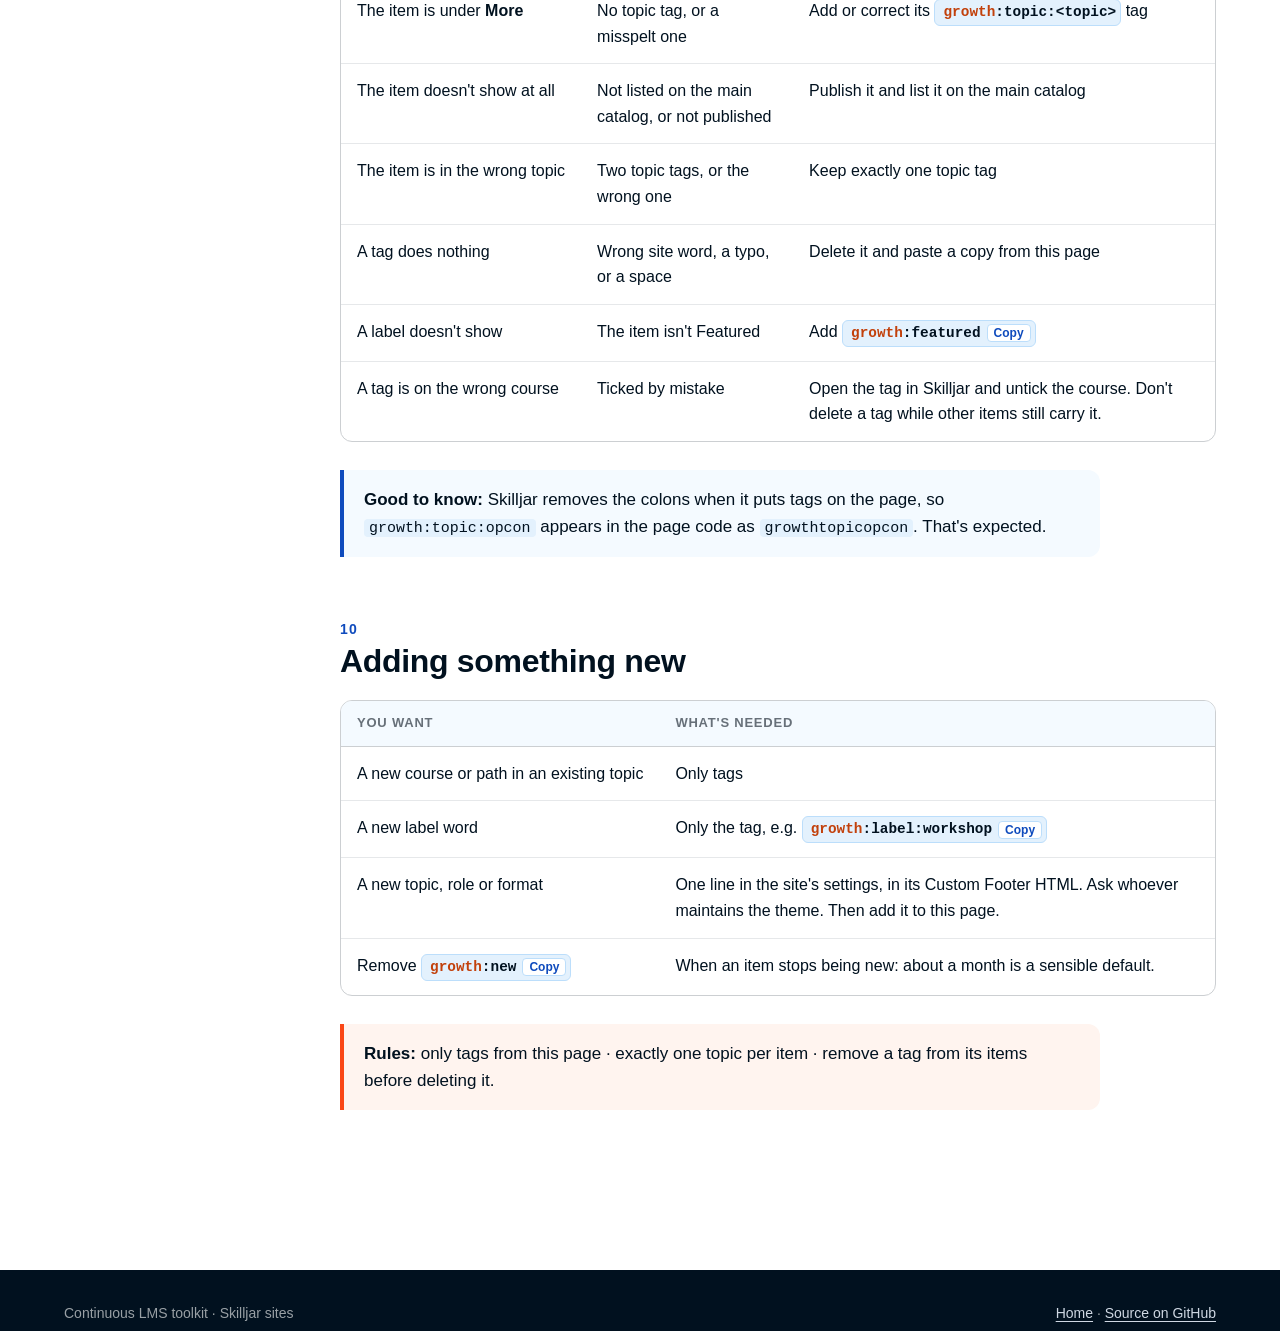
<file: tagging/index.html>
<!DOCTYPE html>
<html lang="en">
<head>
<meta charset="utf-8">
<meta name="viewport" content="width=device-width, initial-scale=1">
<title>Tagging guide · Continuous Skilljar sites</title>
<meta name="description" content="How to create and use tags on the Continuous Skilljar sites: the pattern, every allowed tag, and the steps in Skilljar.">
<link rel="icon" href="../assets/continuous-favicon.svg" type="image/svg+xml">
<link rel="stylesheet" href="../assets/site.css">
<style>
@font-face { font-family: "BDO Grotesk"; src: url(https://continuous.com/wp-content/themes/continuous/dist/assets/BDOGrotesk-Regular.woff2) format("woff2"); font-weight: 400; font-display: swap; }
@font-face { font-family: "BDO Grotesk"; src: url(https://continuous.com/wp-content/themes/continuous/dist/assets/BDOGrotesk-Medium.woff2) format("woff2"); font-weight: 500; font-display: swap; }
@font-face { font-family: "BDO Grotesk"; src: url(https://continuous.com/wp-content/themes/continuous/dist/assets/BDOGrotesk-Bold.woff2) format("woff2"); font-weight: 700; font-display: swap; }
:root {
  --blue: #0f4bbd; --blue-900: #0c3c97; --blue-50: #e3f1fd; --blue-100: #bcdefb; --sky: #90c8f8;
  --orange: #fa4716; --bone: #e9d9c3; --navy: #01111f; --navy-2: #132739;
  --g900: #01111f; --g700: #34414c; --g600: #677079; --g100: #cccfd2; --g10: #f4faff;
  --ok: #2e7d32; --bad: #c62828;
  --font: "BDO Grotesk", Inter, Arial, sans-serif;
  --mono: ui-monospace, "Cascadia Mono", Consolas, monospace;
}
* { box-sizing: border-box; }
html { scroll-behavior: smooth; scroll-padding-top: 88px; }
body { margin: 0; font-family: var(--font); color: var(--g900); background: #fff; font-size: 17px; line-height: 1.6; }
a { color: var(--blue); }
a:hover { color: var(--blue-900); }

/* Site strip: which site's tags the page shows */
.sitebar { position: sticky; top: 50px; z-index: 15; background: #fff; border-bottom: 1px solid var(--g100); }
.sitebar__in { max-width: 1200px; margin: 0 auto; padding: 10px 24px; display: flex; align-items: center; gap: 14px; flex-wrap: wrap; font-size: 14px; color: var(--g700); }
.site__opts { display: inline-flex; background: var(--g10); border: 1px solid var(--g100); border-radius: 99px; padding: 3px; }
.sitebar button { font: inherit; font-weight: 700; font-size: 14px; color: var(--g700); background: none; border: 0; border-radius: 99px; padding: 6px 16px; cursor: pointer; }
.sitebar button[aria-pressed="true"] { background: var(--navy); color: #fff; }
.sitebar button:focus-visible { outline: 2px solid var(--blue); outline-offset: 2px; }
.sitebar small { color: var(--g600); font-size: 13px; }
body[data-site="vc"] [data-for="ct"], body:not([data-site="vc"]) [data-for="vc"] { display: none !important; }
@media (max-width: 900px) { .sitebar { top: 0; } }

/* Hero */
.hero { background: linear-gradient(135deg, #132739 0%, #01111f 55%); color: #fff; position: relative; overflow: hidden; }
.hero::after { content: ""; position: absolute; inset: 0; background: radial-gradient(circle at 78% 30%, rgba(15,75,189,.55) 0%, rgba(15,75,189,0) 55%); pointer-events: none; }
.hero__in { position: relative; z-index: 1; max-width: 1200px; margin: 0 auto; padding: 64px 24px 72px; }
.pill { display: inline-block; background: var(--blue); color: #fff; font-size: 13px; font-weight: 700; letter-spacing: .06em; text-transform: uppercase; border-radius: 99px; padding: 6px 14px; }
.hero h1 { font-size: clamp(36px, 5vw, 56px); line-height: 1.05; margin: 18px 0 16px; font-weight: 700; letter-spacing: -.01em; }
.hero h1 span { color: var(--sky); }
.hero p { max-width: 640px; color: #cfd8e3; font-size: 19px; margin: 0; }
.anatomy { margin-top: 40px; display: inline-flex; align-items: stretch; flex-wrap: wrap; gap: 6px; font-family: var(--mono); font-size: clamp(22px, 3.2vw, 34px); }
.anatomy__part { display: flex; flex-direction: column; align-items: center; gap: 8px; }
.anatomy__chip { padding: 10px 18px; border-radius: 10px; font-weight: 700; }
.anatomy__lab { font-family: var(--font); font-size: 13px; font-weight: 700; letter-spacing: .06em; text-transform: uppercase; color: #cfd8e3; }
.anatomy__colon { align-self: flex-start; padding: 10px 0; color: #677079; }
.c-site { background: var(--orange); color: #fff; }
.c-kind { background: var(--blue); color: #fff; }
.c-val { background: #fff; color: var(--navy); }

/* Layout */
.wrap { max-width: 1200px; margin: 0 auto; padding: 48px 24px 96px; display: grid; grid-template-columns: 220px minmax(0, 1fr); gap: 56px; }
.toc { position: sticky; top: 96px; align-self: start; font-size: 15px; }
.toc b { display: block; font-size: 12px; letter-spacing: .08em; text-transform: uppercase; color: var(--g600); margin-bottom: 10px; }
.toc ol { list-style: none; margin: 0; padding: 0; border-left: 2px solid var(--blue-50); }
.toc a { display: block; padding: 5px 0 5px 14px; margin-left: -2px; border-left: 2px solid transparent; color: var(--g700); text-decoration: none; }
.toc a:hover, .toc a.on { color: var(--blue); border-left-color: var(--blue); }
main { min-width: 0; }
section { margin-bottom: 64px; }
h2 { font-size: 32px; line-height: 1.15; margin: 0 0 8px; letter-spacing: -.01em; }
h2 small { display: block; font-size: 14px; font-weight: 700; letter-spacing: .08em; text-transform: uppercase; color: var(--blue); margin-bottom: 6px; }
h3 { font-size: 21px; margin: 32px 0 8px; }
.lead { font-size: 19px; color: var(--g700); margin: 0 0 24px; max-width: 760px; }
p { max-width: 760px; }

/* Tags */
.tag { display: inline-flex; align-items: center; gap: 6px; font-family: var(--mono); font-size: .9em; font-weight: 600; background: var(--blue-50); color: var(--navy); border: 1px solid var(--blue-100); border-radius: 6px; padding: 1px 4px 1px 8px; white-space: nowrap; }
.tag .s { color: #c2410c; }
.copy { font: 600 12px var(--font); color: var(--blue); background: #fff; border: 1px solid var(--blue-100); border-radius: 4px; padding: 1px 6px; cursor: pointer; }
.copy:hover { background: var(--blue); color: #fff; border-color: var(--blue); }
.copy.done { background: var(--ok); color: #fff; border-color: var(--ok); }
.tag--bad { background: #fdecec; border-color: #f5c2c2; padding-right: 8px; }

/* Tables */
.tbl { width: 100%; border-collapse: separate; border-spacing: 0; font-size: 16px; border: 1px solid var(--g100); border-radius: 12px; overflow: hidden; margin: 8px 0 8px; }
.tbl th { text-align: left; font-size: 13px; letter-spacing: .06em; text-transform: uppercase; color: var(--g600); background: var(--g10); padding: 12px 16px; border-bottom: 1px solid var(--g100); }
.tbl td { padding: 14px 16px; border-bottom: 1px solid #e6e8ea; vertical-align: top; }
.tbl tr:last-child td { border-bottom: 0; }
.tbl td:first-child { white-space: nowrap; }
.scroll { overflow-x: auto; }
.req { display: inline-block; font-size: 12px; font-weight: 700; letter-spacing: .04em; text-transform: uppercase; border-radius: 99px; padding: 2px 10px; background: var(--orange); color: #fff; }
.opt { display: inline-block; font-size: 12px; font-weight: 700; letter-spacing: .04em; text-transform: uppercase; border-radius: 99px; padding: 2px 10px; background: var(--blue-50); color: var(--blue-900); }

/* Cards */
.cards { display: grid; grid-template-columns: repeat(auto-fit, minmax(240px, 1fr)); gap: 16px; margin: 16px 0; }
.card { border: 1px solid var(--g100); border-radius: 12px; padding: 20px; background: #fff; }
.card h4 { margin: 0 0 6px; font-size: 18px; }
.card p { margin: 0; color: var(--g700); font-size: 15px; }
.rule { display: flex; gap: 14px; align-items: flex-start; }
.rule__n { flex: 0 0 32px; height: 32px; border-radius: 50%; background: var(--blue); color: #fff; font-weight: 700; display: flex; align-items: center; justify-content: center; }
.dodont { display: grid; grid-template-columns: 1fr 1fr; gap: 16px; margin: 16px 0; }
.dodont div { border-radius: 12px; padding: 18px 20px; }
.do { background: #edf7ee; border: 1px solid #c8e6c9; }
.dont { background: #fdf0ef; border: 1px solid #f5c2c2; }
.dodont h4 { margin: 0 0 10px; font-size: 15px; letter-spacing: .06em; text-transform: uppercase; }
.do h4 { color: var(--ok); } .dont h4 { color: var(--bad); }
.dodont ul { margin: 0; padding-left: 0; list-style: none; }
.dodont li { margin: 8px 0; font-size: 15px; }

/* Steps */
.steps { counter-reset: st; list-style: none; padding: 0; margin: 16px 0; max-width: 760px; }
.steps li { counter-increment: st; position: relative; padding: 0 0 22px 56px; }
.steps li::before { content: counter(st); position: absolute; left: 0; top: -2px; width: 36px; height: 36px; border-radius: 50%; border: 2px solid var(--blue); color: var(--blue); font-weight: 700; display: flex; align-items: center; justify-content: center; background: #fff; }
.steps li::after { content: ""; position: absolute; left: 17px; top: 38px; bottom: 2px; width: 2px; background: var(--blue-50); }
.steps li:last-child::after { display: none; }
.click { font-weight: 700; color: var(--navy); background: var(--g10); border: 1px solid var(--g100); border-radius: 4px; padding: 0 6px; white-space: nowrap; }

/* Callouts */
.note { border-left: 4px solid var(--blue); background: var(--g10); border-radius: 0 12px 12px 0; padding: 16px 20px; margin: 20px 0; max-width: 760px; }
.note--warn { border-left-color: var(--orange); background: #fff4ef; }
.note p { margin: 0; }
.note p + p { margin-top: 8px; }

/* Label swatches */
.sw { display: inline-block; font-size: 12px; font-weight: 700; letter-spacing: .06em; text-transform: uppercase; border-radius: 4px; padding: 3px 8px; border: 1px solid transparent; }
.sw-white { background: #fff; color: var(--navy); border-color: var(--g100); }
.sw-navy { background: var(--navy); color: #fff; }
.sw-blue { background: var(--blue); color: #fff; }
.sw-orange { background: #d93d10; color: #fff; }
.sw-sky { background: var(--sky); color: var(--navy); }
.sw-yellow { background: #fccf0a; color: #2f3538; }
.sw-vcnavy { background: #01111f; color: #fff; }
.sw-vcblue { background: #0077ba; color: #fff; }
.sw-vcsky { background: #aee5f8; color: #01111f; }
.sw-bone { background: var(--bone); color: var(--navy); }
.fmt { display: inline-flex; align-items: center; gap: 6px; font-size: 12px; font-weight: 700; letter-spacing: .06em; text-transform: uppercase; background: #fff; border: 1px solid var(--g100); border-radius: 99px; padding: 2px 10px; }
.fmt i { width: 8px; height: 8px; border-radius: 50%; background: var(--orange); display: inline-block; }

footer { background: var(--navy); color: #99a0a5; font-size: 14px; }
footer .in { max-width: 1200px; margin: 0 auto; padding: 32px 24px; display: flex; gap: 24px; flex-wrap: wrap; justify-content: space-between; }
footer a { color: #cfd8e3; }

@media (max-width: 900px) {
  .wrap { grid-template-columns: 1fr; gap: 0; padding-top: 32px; }
  .toc { display: none; }
  .dodont { grid-template-columns: 1fr; }
  .bar__title { display: none; }
}
@media (max-width: 560px) {
  .site > span { display: none; }
  .site { margin-left: 0; width: 100%; }
  .tbl td:first-child { white-space: normal; }
}
@media print {
  .bar, .toc, .copy { display: none !important; }
  .wrap { display: block; }
  .hero { background: #fff; color: var(--navy); }
  .hero p, .anatomy__lab { color: var(--g700); }
}
</style>
</head>
<body>

<header class="bar"><div class="bar__in"><a class="bar__brand" href="../"><img src="../assets/continuous-horizontal-white-site.svg" alt="Continuous"><span>LMS toolkit</span></a><nav aria-label="Toolkit"><a href="../">Home</a><a href="../tagging/" aria-current="page">Tagging guide</a><a href="../tiles/">Tile maker</a><a href="../playbook/">Uplift playbook</a><a href="../visualcron-academy/">VisualCron Academy</a></nav></div></header>
<div class="sitebar"><div class="sitebar__in" role="group" aria-label="Show tags for site">
  <span>Show tags for</span>
  <div class="site__opts">
    <button type="button" data-site="test">Test</button>
    <button type="button" data-site="growth">Growth</button>
    <button type="button" data-site="learn">Learn</button>
    <button type="button" data-site="vc">VisualCron</button>
  </div>
  <small data-for="ct">Continuous sites: site : kind : value</small>
  <small data-for="vc">VisualCron Academy: its own, older pattern</small>
</div></div>

<div class="hero">
  <div class="hero__in">
    <span class="pill">Tagging guide</span>
    <h1>Tags put every course<br><span>in the right place.</span></h1>
    <p>On the Continuous and VisualCron Skilljar sites, tags decide where a course or learning path appears: its topic, its role cards, the Featured row and its labels. This page lists every tag the sites understand, how to write one, and how to add it in Skilljar.</p>
    <div class="anatomy" aria-label="A tag has three parts: site, kind and value">
      <div class="anatomy__part"><span class="anatomy__chip c-site" data-a="1">growth</span><span class="anatomy__lab" data-a-lab="1">Site</span></div>
      <span class="anatomy__colon" data-a-colon>:</span>
      <div class="anatomy__part"><span class="anatomy__chip c-kind" data-a="2">topic</span><span class="anatomy__lab">Kind</span></div>
      <span class="anatomy__colon">:</span>
      <div class="anatomy__part"><span class="anatomy__chip c-val" data-a="3">opcon</span><span class="anatomy__lab">Value</span></div>
    </div>
  </div>
</div>

<div class="wrap">
  <nav class="toc" aria-label="On this page">
    <b>On this page</b>
    <ol>
      <li data-for="ct"><a href="#pattern">The pattern</a></li>
      <li data-for="vc"><a href="#vc-pattern">The pattern</a></li>
      <li data-for="vc"><a href="#vc-every">Every tag</a></li>
      <li data-for="vc"><a href="#vc-topics">Topics and roles</a></li>
      <li data-for="vc"><a href="#vc-labels">Labels</a></li>
      <li data-for="vc"><a href="#vc-writing">Writing a tag</a></li>
      <li data-for="ct"><a href="#every-tag">Every tag</a></li>
      <li data-for="ct"><a href="#topics">Topics, roles, formats</a></li>
      <li data-for="ct"><a href="#labels">Labels</a></li>
      <li data-for="ct"><a href="#writing">Writing a tag</a></li>
      <li><a href="#skilljar">Adding tags in Skilljar</a></li>
      <li data-for="ct"><a href="#paths">Learning paths</a></li>
      <li data-for="vc"><a href="#vc-check">Checking and fixing</a></li>
      <li data-for="vc"><a href="#vc-new">Adding something new</a></li>
      <li data-for="ct"><a href="#check">Checking your work</a></li>
      <li data-for="ct"><a href="#trouble">When something looks wrong</a></li>
      <li data-for="ct"><a href="#new">Adding something new</a></li>
    </ol>
  </nav>

  <main>
    <section id="pattern" data-for="ct">
      <h2><small>1</small>The pattern</h2>
      <p class="lead">Every tag has three parts, joined by colons: <b>site : kind : value</b>.</p>
      <div class="scroll"><table class="tbl">
        <thead><tr><th>Part</th><th>What it is</th><th>Values</th></tr></thead>
        <tbody>
          <tr><td><b>Site</b></td><td>Which Skilljar site the tag is for</td><td><code>test</code> (test-continuous.skilljar.com), <code>growth</code> (growth.continuous.com), <code>learn</code> (learning.continuous.com)</td></tr>
          <tr><td><b>Kind</b></td><td>What the tag does</td><td><code>topic</code>, <code>role</code>, <code>format</code>, <code>label</code>, or a single-word tag such as <code>featured</code></td></tr>
          <tr><td><b>Value</b></td><td>Which one</td><td>A word from the lists on this page</td></tr>
        </tbody>
      </table></div>
      <div class="note">
        <p><b>Why the site comes first:</b> all Continuous Skilljar sites share one list of tags. Starting with the site keeps each site's tags apart. A tag without a site at the front is ignored, so older tags such as <code>beginner</code> cause no problems.</p>
        <p>Use the <b>Show tags for</b> switch at the top: every tag on this page changes to that site, ready to copy.</p>
      </div>
    </section>

    <section id="every-tag" data-for="ct">
      <h2><small>2</small>Every tag</h2>
      <p class="lead">If a tag isn't on this page, the site ignores it.</p>
      <div class="scroll"><table class="tbl">
        <thead><tr><th>Tag</th><th>What it does</th><th>How many per item</th></tr></thead>
        <tbody>
          <tr><td><span class="tag" data-tag="topic:&lt;topic&gt;"></span></td><td>Puts the item on its topic's page and row.</td><td><span class="req">Exactly one</span></td></tr>
          <tr><td><span class="tag" data-tag="role:&lt;role&gt;"></span></td><td>Lists the item under that role card ("I work with OpCon").</td><td><span class="opt">Any number</span></td></tr>
          <tr><td><span class="tag" data-tag="format:&lt;format&gt;"></span></td><td>A small LIVE or ON DEMAND label on every card, and the item shows on that format's page.</td><td><span class="opt">One</span></td></tr>
          <tr><td><span class="tag" data-tag="featured"></span></td><td>Puts the item in the Featured row on the home page.</td><td><span class="opt">Optional</span></td></tr>
          <tr><td><span class="tag" data-tag="new"></span></td><td>An orange <span class="sw sw-orange">New</span> label on its Featured card.</td><td><span class="opt">Optional</span></td></tr>
          <tr><td><span class="tag" data-tag="popular"></span></td><td>A blue <span class="sw sw-blue">Popular</span> label on its Featured card.</td><td><span class="opt">Optional</span></td></tr>
          <tr><td><span class="tag" data-tag="label:&lt;word&gt;"></span></td><td>Any other label on its Featured card, white unless a colour is added.</td><td><span class="opt">Optional</span></td></tr>
          <tr><td><span class="tag" data-tag="start"></span></td><td>One of the three items under "Looking for a place to start?".</td><td><span class="opt">Tag three</span></td></tr>
        </tbody>
      </table></div>
    </section>

    <section id="topics" data-for="ct">
      <h2><small>3</small>Topics, roles and formats</h2>
      <p class="lead">The words each site understands. Growth and Learn use the same lists as test until their settings say otherwise.</p>

      <h3>Topics: one per item</h3>
      <div class="scroll"><table class="tbl">
        <thead><tr><th>Tag</th><th>Topic</th></tr></thead>
        <tbody>
          <tr><td><span class="tag" data-tag="topic:banking"></span></td><td>Banking Expertise</td></tr>
          <tr><td><span class="tag" data-tag="topic:opcon"></span></td><td>OpCon Training</td></tr>
          <tr><td><span class="tag" data-tag="topic:permissionassist"></span></td><td>Permission Assist</td></tr>
          <tr><td><span class="tag" data-tag="topic:appsupport"></span></td><td>Application Support</td></tr>
        </tbody>
      </table></div>

      <h3>Roles: any number per item</h3>
      <div class="scroll"><table class="tbl">
        <thead><tr><th>Tag</th><th>Role card on the home page</th></tr></thead>
        <tbody>
          <tr><td><span class="tag" data-tag="role:banking"></span></td><td>I'm building my banking knowledge</td></tr>
          <tr><td><span class="tag" data-tag="role:support"></span></td><td>I support customers' systems</td></tr>
          <tr><td><span class="tag" data-tag="role:opcon"></span></td><td>I work with OpCon</td></tr>
        </tbody>
      </table></div>

      <h3>Formats: one per item</h3>
      <div class="scroll"><table class="tbl">
        <thead><tr><th>Tag</th><th>Label on the card</th><th>Page</th></tr></thead>
        <tbody>
          <tr><td><span class="tag" data-tag="format:live"></span></td><td><span class="fmt"><i></i>Live</span></td><td>Live training, in the Learning Catalogs menu</td></tr>
          <tr><td><span class="tag" data-tag="format:ondemand"></span></td><td><span class="fmt">On demand</span></td><td>On demand</td></tr>
        </tbody>
      </table></div>
    </section>

    <section id="labels" data-for="ct">
      <h2><small>4</small>Labels</h2>
      <p class="lead">Labels show only in the Featured row, so the item also needs <span class="tag" data-tag="featured"></span>. Every Featured card shows FEATURED first, then its labels, then LIVE or ON DEMAND. There's no limit on how many tags an item has.</p>
      <p>Add a colour to the end of the word with a hyphen. With no colour, the label is white.</p>
      <div class="scroll"><table class="tbl">
        <thead><tr><th>Tag</th><th>Label</th></tr></thead>
        <tbody>
          <tr><td><span class="tag" data-tag="label:webinar"></span></td><td><span class="sw sw-white">Webinar</span></td></tr>
          <tr><td><span class="tag" data-tag="label:webinar-navy"></span></td><td><span class="sw sw-navy">Webinar</span></td></tr>
          <tr><td><span class="tag" data-tag="label:webinar-blue"></span></td><td><span class="sw sw-blue">Webinar</span></td></tr>
          <tr><td><span class="tag" data-tag="label:webinar-orange"></span></td><td><span class="sw sw-orange">Webinar</span></td></tr>
          <tr><td><span class="tag" data-tag="label:webinar-sky"></span></td><td><span class="sw sw-sky">Webinar</span></td></tr>
          <tr><td><span class="tag" data-tag="label:webinar-bone"></span></td><td><span class="sw sw-bone">Webinar</span></td></tr>
        </tbody>
      </table></div>
      <p><code>webinar</code> is only an example: any single word works, such as <span class="tag" data-tag="label:certification-navy"></span>. Colours: <b>navy, blue, orange, sky, bone, white</b>.</p>
    </section>

    <section id="writing" data-for="ct">
      <h2><small>5</small>Writing a tag</h2>
      <div class="cards">
        <div class="card rule"><span class="rule__n">1</span><div><h4>Lower case, no spaces</h4><p>A space splits a tag in two.</p></div></div>
        <div class="card rule"><span class="rule__n">2</span><div><h4>Colons between the parts</h4><p>site, then kind, then value.</p></div></div>
        <div class="card rule"><span class="rule__n">3</span><div><h4>One-word values</h4><p><code>permissionassist</code>, not <code>permission assist</code>. A hyphen inside a value is fine.</p></div></div>
        <div class="card rule"><span class="rule__n">4</span><div><h4>Copy, don't type</h4><p>One wrong letter makes a new tag that does nothing. Use the Copy buttons.</p></div></div>
      </div>
      <div class="dodont">
        <div class="do"><h4>Right</h4><ul>
          <li><span class="tag" data-tag="topic:opcon"></span></li>
          <li><span class="tag" data-tag="topic:permissionassist"></span></li>
          <li><span class="tag" data-tag="label:webinar-navy"></span></li>
        </ul></div>
        <div class="dont"><h4>Wrong</h4><ul>
          <li><span class="tag tag--bad">topic:opcon</span> no site at the front</li>
          <li><span class="tag tag--bad" data-bad="Topic:OpCon"></span> capitals</li>
          <li><span class="tag tag--bad" data-bad="topic: permission assist"></span> spaces</li>
          <li><span class="tag tag--bad" data-bad="topic-opcon"></span> hyphen instead of colon</li>
        </ul></div>
      </div>
    </section>

    <section id="vc-pattern" data-for="vc">
      <h2><small>1</small>The pattern</h2>
      <p class="lead">Every VisualCron tag starts with <b>vc</b>. Topics and roles add a kind and a value after it; everything else is one word.</p>
      <div class="scroll"><table class="tbl">
        <thead><tr><th>Shape</th><th>Used for</th><th>Example</th></tr></thead>
        <tbody>
          <tr><td><code>vc</code> + kind <code>:</code> value</td><td>A topic or a role</td><td><span class="tag" data-fixed="vcsection:jobs"></span></td></tr>
          <tr><td><code>vc</code> + one word</td><td>Featured, essential, a label</td><td><span class="tag" data-fixed="vcfeatured"></span></td></tr>
        </tbody>
      </table></div>
      <div class="note">
        <p><b>Older than the Continuous pattern.</b> VisualCron Academy was built first, so its tags don't start with a site name. <code>section:</code> without <code>vc</code> still works for tags made before the <code>vc</code> rule.</p>
        <p>Run the Academy day to day with the <a href="../visualcron-academy/">Managing VisualCron Academy</a> guide.</p>
      </div>
    </section>

    <section id="vc-every" data-for="vc">
      <h2><small>2</small>Every tag</h2>
      <p class="lead">If a tag isn't on this page, the Academy ignores it.</p>
      <div class="scroll"><table class="tbl">
        <thead><tr><th>Tag</th><th>What it does</th><th>How many per course</th></tr></thead>
        <tbody>
          <tr><td><span class="tag" data-fixed="vcsection:&lt;topic&gt;"></span></td><td>Puts the course in a topic: its row on All courses and its own topic page.</td><td><span class="req">Exactly one</span></td></tr>
          <tr><td><span class="tag" data-fixed="vcrole:&lt;role&gt;"></span></td><td>Lists the course under a role card. The card shows its course count.</td><td><span class="opt">Any number</span></td></tr>
          <tr><td><span class="tag" data-fixed="vcessential"></span></td><td>One of the three "place to start" courses. If more are tagged, the first three show.</td><td><span class="opt">Tag three</span></td></tr>
          <tr><td><span class="tag" data-fixed="vcfeatured"></span></td><td>Puts the course in the Featured row.</td><td><span class="opt">Optional</span></td></tr>
          <tr><td><span class="tag" data-fixed="vcnew"></span></td><td>A yellow <span class="sw sw-yellow">New</span> label on its Featured card.</td><td><span class="opt">Optional</span></td></tr>
          <tr><td><span class="tag" data-fixed="vcpopular"></span></td><td>A blue <span class="sw sw-vcblue">Popular</span> label on its Featured card.</td><td><span class="opt">Optional</span></td></tr>
          <tr><td><span class="tag" data-fixed="vc&lt;word&gt;"></span></td><td>A label with that word, white unless a colour is added.</td><td><span class="opt">Optional</span></td></tr>
        </tbody>
      </table></div>
    </section>

    <section id="vc-topics" data-for="vc">
      <h2><small>3</small>Topics and roles</h2>
      <p class="lead">A topic or role card only appears once it has at least one course.</p>
      <h3>Topics: one per course</h3>
      <div class="scroll"><table class="tbl">
        <thead><tr><th>Tag</th><th>Topic</th></tr></thead>
        <tbody>
          <tr><td><span class="tag" data-fixed="vcsection:start"></span></td><td>Start here</td></tr>
          <tr><td><span class="tag" data-fixed="vcsection:jobs"></span></td><td>Jobs, tasks and flow</td></tr>
          <tr><td><span class="tag" data-fixed="vcsection:triggers"></span></td><td>Triggers and scheduling</td></tr>
          <tr><td><span class="tag" data-fixed="vcsection:files"></span></td><td>Files and managed file transfer</td></tr>
          <tr><td><span class="tag" data-fixed="vcsection:connections"></span></td><td>Connections and integrations</td></tr>
          <tr><td><span class="tag" data-fixed="vcsection:notifications"></span></td><td>Email and notifications</td></tr>
          <tr><td><span class="tag" data-fixed="vcsection:api"></span></td><td>Scripting and APIs</td></tr>
          <tr><td><span class="tag" data-fixed="vcsection:rpa"></span></td><td>RPA and web automation</td></tr>
          <tr><td><span class="tag" data-fixed="vcsection:admin"></span></td><td>Servers and administration</td></tr>
          <tr><td><span class="tag" data-fixed="vcsection:troubleshoot"></span></td><td>Logging and troubleshooting</td></tr>
        </tbody>
      </table></div>
      <h3>Roles: any number per course</h3>
      <div class="scroll"><table class="tbl">
        <thead><tr><th>Tag</th><th>Role card on the home page</th></tr></thead>
        <tbody>
          <tr><td><span class="tag" data-fixed="vcrole:evaluate"></span></td><td>I'm evaluating VisualCron</td></tr>
          <tr><td><span class="tag" data-fixed="vcrole:builder"></span></td><td>I build and schedule jobs</td></tr>
          <tr><td><span class="tag" data-fixed="vcrole:integrate"></span></td><td>I connect VisualCron to other systems</td></tr>
          <tr><td><span class="tag" data-fixed="vcrole:alerts"></span></td><td>I need to know when jobs run or fail</td></tr>
          <tr><td><span class="tag" data-fixed="vcrole:banking"></span></td><td>I run automation at a bank or credit union</td></tr>
          <tr><td><span class="tag" data-fixed="vcrole:accounts"></span></td><td>I manage our account, users and licenses</td></tr>
        </tbody>
      </table></div>
      <div class="note note--warn"><p><b>Tag every course's roles in one sitting.</b> Until the first course carries any <code>vcrole:</code> tag, the role cards use a list built into the code. As soon as one does, tags take over for all roles, so cards briefly empty if only some are done. <code>vcessential</code> works the same way.</p></div>
    </section>

    <section id="vc-labels" data-for="vc">
      <h2><small>4</small>Labels</h2>
      <p class="lead">Labels show only in the Featured row, so the course also needs <span class="tag" data-fixed="vcfeatured"></span>. A featured course with no label shows FEATURED.</p>
      <p>Add a colour straight onto the end of the word, with nothing between. With no colour, the label is white.</p>
      <div class="scroll"><table class="tbl">
        <thead><tr><th>Tag</th><th>Label</th></tr></thead>
        <tbody>
          <tr><td><span class="tag" data-fixed="vcwebinar"></span></td><td><span class="sw sw-white">Webinar</span></td></tr>
          <tr><td><span class="tag" data-fixed="vcwebinarnavy"></span></td><td><span class="sw sw-vcnavy">Webinar</span></td></tr>
          <tr><td><span class="tag" data-fixed="vcwebinarblue"></span></td><td><span class="sw sw-vcblue">Webinar</span></td></tr>
          <tr><td><span class="tag" data-fixed="vcwebinaryellow"></span></td><td><span class="sw sw-yellow">Webinar</span></td></tr>
          <tr><td><span class="tag" data-fixed="vcwebinarsky"></span></td><td><span class="sw sw-vcsky">Webinar</span></td></tr>
        </tbody>
      </table></div>
      <p>VisualCron's colours: <b>navy, blue, yellow, sky, white</b>. No red (reads as an error) or green (reads as completed).</p>
    </section>

    <section id="vc-writing" data-for="vc">
      <h2><small>5</small>Writing a tag</h2>
      <div class="cards">
        <div class="card rule"><span class="rule__n">1</span><div><h4>Start with vc</h4><p>Every Academy tag, so they sort together in Skilljar's tag list.</p></div></div>
        <div class="card rule"><span class="rule__n">2</span><div><h4>Lower case, no spaces</h4><p>A space splits a tag in two.</p></div></div>
        <div class="card rule"><span class="rule__n">3</span><div><h4>Labels are one word</h4><p><code>vcbestseller</code>, not <code>vc best seller</code>.</p></div></div>
        <div class="card rule"><span class="rule__n">4</span><div><h4>Copy, don't type</h4><p>One wrong letter makes a new tag that does nothing.</p></div></div>
      </div>
      <div class="dodont">
        <div class="do"><h4>Right</h4><ul>
          <li><span class="tag" data-fixed="vcsection:triggers"></span></li>
          <li><span class="tag" data-fixed="vcrole:builder"></span></li>
          <li><span class="tag" data-fixed="vcwebinarnavy"></span></li>
        </ul></div>
        <div class="dont"><h4>Wrong</h4><ul>
          <li><span class="tag tag--bad">test:topic:triggers</span> the Continuous pattern</li>
          <li><span class="tag tag--bad">vc:section:triggers</span> extra colon</li>
          <li><span class="tag tag--bad">vc webinar navy</span> spaces</li>
          <li><span class="tag tag--bad">vcwebinar-red</span> hyphen, and not a VisualCron colour</li>
        </ul></div>
      </div>
    </section>

    <section id="skilljar">
      <h2><small>6</small>Adding tags in Skilljar</h2>
      <p class="lead">The same on every site. Only <b>published</b> courses and paths can be tagged. Sign in to Skilljar as an admin.</p>
      <h3>Create a tag and add courses to it</h3>
      <ol class="steps">
        <li>Go to <span class="click">Domains &amp; Publishing</span> → <span class="click">Tags</span>.</li>
        <li>Click <span class="click">New Tag</span> and paste the tag exactly as copied from this page. If the tag already exists, click it instead.</li>
        <li>Click <span class="click">Published Courses (+)</span>, tick the courses and learning paths that should carry it, then <span class="click">Save</span>.</li>
        <li>Reload the site's home page and check the items appear where you expect.</li>
      </ol>
      <h3>Or tag one course from its own page</h3>
      <ol class="steps">
        <li><span class="click">Course Management</span> → <span class="click">Courses</span> → the course.</li>
        <li><span class="click">Manage Course</span> → <span class="click">Publish course</span> → <span class="click">Tags</span>, and add the tags.</li>
      </ol>
      <div class="note"><p><b>A new course also has to be listed on the site's main catalog page.</b> The home page is built from the main catalog, so a tagged course that isn't listed there won't show.</p></div>
    </section>

    <section id="paths" data-for="ct">
      <h2><small>7</small>Learning paths</h2>
      <p class="lead">A learning path is one item, tagged exactly like a course.</p>
      <div class="cards">
        <div class="card"><h4>Required</h4><p>One <span class="tag" data-tag="topic:&lt;topic&gt;"></span> tag.</p></div>
        <div class="card"><h4>Optional</h4><p>Roles, a format, Featured and labels, same as a course.</p></div>
        <div class="card"><h4>Courses inside the path</h4><p>Need no tags. Learners reach them through the path. Tag one only if it's also listed on the main catalog on its own.</p></div>
      </div>
    </section>

    <section id="vc-check" data-for="vc">
      <h2><small>7</small>Checking and fixing</h2>
      <p class="lead">Reload the Academy with <b>Ctrl+Shift+R</b> and check the home page, All courses and the role cards.</p>
      <div class="scroll"><table class="tbl">
        <thead><tr><th>You see</th><th>Likely cause</th><th>Fix</th></tr></thead>
        <tbody>
          <tr><td>The course is under <b>More courses</b></td><td>Its topic tag is misspelt, or the topic isn't set up yet</td><td>Correct the <span class="tag" data-fixed="vcsection:&lt;topic&gt;"></span> tag, or ask for the topic to be added</td></tr>
          <tr><td>The course doesn't show at all</td><td>Not published, or not on the main catalog page</td><td>Publish it to academy-poc.visualcron.com, on the main catalog page</td></tr>
          <tr><td>Some role cards emptied</td><td>Role tags were only partly done</td><td>Finish tagging every course's roles</td></tr>
          <tr><td>A label doesn't show</td><td>The course isn't featured</td><td>Add <span class="tag" data-fixed="vcfeatured"></span></td></tr>
          <tr><td>A label shows the wrong word</td><td>A space or punctuation in the tag</td><td>Make the label one word</td></tr>
        </tbody>
      </table></div>
    </section>

    <section id="vc-new" data-for="vc">
      <h2><small>8</small>Adding something new</h2>
      <div class="scroll"><table class="tbl">
        <thead><tr><th>You want</th><th>What's needed</th></tr></thead>
        <tbody>
          <tr><td>A new course in an existing topic</td><td>Only tags</td></tr>
          <tr><td>A new label word</td><td>Only the tag, e.g. <span class="tag" data-fixed="vcworkshop"></span></td></tr>
          <tr><td>A new topic</td><td>A one-line change to the Academy's code. Supply a name, a one-line description and an icon. Tag the courses meanwhile: they wait under More courses.</td></tr>
          <tr><td>A new role</td><td>A one-line change to the code. Supply the card text ("I ..."), a short key and an icon.</td></tr>
          <tr><td>Remove <span class="tag" data-fixed="vcnew"></span></td><td>When a course stops being new: about a month is a sensible default.</td></tr>
        </tbody>
      </table></div>
      <p>The code changes are in Part 2 of <a href="../visualcron-academy/">Managing VisualCron Academy</a>.</p>
    </section>

    <section id="check" data-for="ct">
      <h2><small>8</small>Checking your work</h2>
      <ol class="steps">
        <li><b>Reload the home page.</b> The item should sit under its topic, on its role cards, and in Featured if tagged.</li>
        <li><b>Look under "More".</b> An item there has no topic tag, or a misspelt one.</li>
        <li><b>Run the tag check</b> (for whoever maintains the theme): <code>perl tools/check-tags.pl</code> lists misspelt and unknown tags, items with two topics, and items under "More". Growth is private, so save its home page from a signed-in browser first and check the saved file.</li>
      </ol>
    </section>

    <section id="trouble" data-for="ct">
      <h2><small>9</small>When something looks wrong</h2>
      <div class="scroll"><table class="tbl">
        <thead><tr><th>You see</th><th>Likely cause</th><th>Fix</th></tr></thead>
        <tbody>
          <tr><td>The item is under <b>More</b></td><td>No topic tag, or a misspelt one</td><td>Add or correct its <span class="tag" data-tag="topic:&lt;topic&gt;"></span> tag</td></tr>
          <tr><td>The item doesn't show at all</td><td>Not listed on the main catalog, or not published</td><td>Publish it and list it on the main catalog</td></tr>
          <tr><td>The item is in the wrong topic</td><td>Two topic tags, or the wrong one</td><td>Keep exactly one topic tag</td></tr>
          <tr><td>A tag does nothing</td><td>Wrong site word, a typo, or a space</td><td>Delete it and paste a copy from this page</td></tr>
          <tr><td>A label doesn't show</td><td>The item isn't Featured</td><td>Add <span class="tag" data-tag="featured"></span></td></tr>
          <tr><td>A tag is on the wrong course</td><td>Ticked by mistake</td><td>Open the tag in Skilljar and untick the course. Don't delete a tag while other items still carry it.</td></tr>
        </tbody>
      </table></div>
      <div class="note"><p><b>Good to know:</b> Skilljar removes the colons when it puts tags on the page, so <code>growth:topic:opcon</code> appears in the page code as <code>growthtopicopcon</code>. That's expected.</p></div>
    </section>

    <section id="new" data-for="ct">
      <h2><small>10</small>Adding something new</h2>
      <div class="scroll"><table class="tbl">
        <thead><tr><th>You want</th><th>What's needed</th></tr></thead>
        <tbody>
          <tr><td>A new course or path in an existing topic</td><td>Only tags</td></tr>
          <tr><td>A new label word</td><td>Only the tag, e.g. <span class="tag" data-tag="label:workshop"></span></td></tr>
          <tr><td>A new topic, role or format</td><td>One line in the site's settings, in its Custom Footer HTML. Ask whoever maintains the theme. Then add it to this page.</td></tr>
          <tr><td>Remove <span class="tag" data-tag="new"></span></td><td>When an item stops being new: about a month is a sensible default.</td></tr>
        </tbody>
      </table></div>
      <div class="note note--warn"><p><b>Rules:</b> only tags from this page · exactly one topic per item · remove a tag from its items before deleting it.</p></div>
    </section>
  </main>
</div>

<footer class="foot"><div class="in"><span>Continuous LMS toolkit · Skilljar sites</span><span><a href="../">Home</a> · <a href="https://github.com/markdcontinuous/continuous2026">Source on GitHub</a></span></div></footer>

<script>
(function () {
  var SITES = ['test', 'growth', 'learn', 'vc'];
  var site = (location.search.match(/site=(\w+)/) || [])[1];
  try { site = site || localStorage.getItem('ct-tag-site'); } catch (e) {}
  if (SITES.indexOf(site) < 0) site = 'growth';

  function esc(s) { return s.replace(/&/g, '&amp;').replace(/</g, '&lt;'); }
  function render() {
    document.querySelectorAll('.sitebar button').forEach(function (b) {
      b.setAttribute('aria-pressed', b.getAttribute('data-site') === site ? 'true' : 'false');
    });
    document.body.setAttribute('data-site', site);
    var vc = site === 'vc', A = vc ? ['vc', 'section', 'jobs'] : [site, 'topic', 'opcon'];
    document.querySelectorAll('[data-a]').forEach(function (el) { el.textContent = A[el.getAttribute('data-a') - 1]; });
    document.querySelectorAll('[data-a-lab]').forEach(function (el) { el.textContent = vc ? 'Prefix' : 'Site'; });
    document.querySelectorAll('[data-a-colon]').forEach(function (el) { el.style.visibility = vc ? 'hidden' : ''; el.style.width = vc ? '0' : ''; });
    document.querySelectorAll('.tag[data-fixed]').forEach(function (el) {
      if (el.getAttribute('data-full')) return;
      var full = el.getAttribute('data-fixed');
      el.innerHTML = '<span>' + esc(full) + '</span>' + (full.indexOf('<') < 0 ? '<button type="button" class="copy" aria-label="Copy ' + esc(full) + '">Copy</button>' : '');
      el.setAttribute('data-full', full);
    });
    document.querySelectorAll('.tag[data-tag]').forEach(function (el) {
      var rest = el.getAttribute('data-tag');
      var full = (site === 'vc' ? 'growth' : site) + ':' + rest;
      var copyable = rest.indexOf('<') < 0;
      el.innerHTML = '<span><span class="s">' + (site === 'vc' ? 'growth' : site) + '</span>:' + esc(rest) + '</span>' +
        (copyable ? '<button type="button" class="copy" aria-label="Copy ' + esc(full) + '">Copy</button>' : '');
      el.setAttribute('data-full', full);
    });
    document.querySelectorAll('.tag[data-bad]').forEach(function (el) {
      el.textContent = site + ':' + el.getAttribute('data-bad');
      if (el.getAttribute('data-bad') === 'topic-opcon') el.textContent = site + '-topic-opcon';
      if (el.getAttribute('data-bad') === 'Topic:OpCon') el.textContent = site.charAt(0).toUpperCase() + site.slice(1) + ':Topic:OpCon';
    });
  }
  document.addEventListener('click', function (e) {
    var b = e.target.closest('.sitebar button');
    if (b) {
      site = b.getAttribute('data-site');
      try { localStorage.setItem('ct-tag-site', site); } catch (x) {}
      render();
      return;
    }
    var c = e.target.closest('.copy');
    if (c) {
      var t = c.parentNode.getAttribute('data-full');
      var done = function () { c.textContent = 'Copied'; c.classList.add('done'); setTimeout(function () { c.textContent = 'Copy'; c.classList.remove('done'); }, 1400); };
      if (navigator.clipboard && navigator.clipboard.writeText) navigator.clipboard.writeText(t).then(done, function () { fallback(t); done(); });
      else { fallback(t); done(); }
    }
  });
  function fallback(t) {
    var ta = document.createElement('textarea'); ta.value = t; document.body.appendChild(ta); ta.select();
    try { document.execCommand('copy'); } catch (e) {}
    document.body.removeChild(ta);
  }
  /* highlight the section in view */
  var links = document.querySelectorAll('.toc a');
  if ('IntersectionObserver' in window) {
    var io = new IntersectionObserver(function (es) {
      es.forEach(function (en) {
        if (!en.isIntersecting) return;
        links.forEach(function (a) { a.classList.toggle('on', a.getAttribute('href') === '#' + en.target.id); });
      });
    }, { rootMargin: '-30% 0px -60% 0px' });
    document.querySelectorAll('main section').forEach(function (s) { io.observe(s); });
  }
  render();
})();
</script>
</body>
</html>
</file>
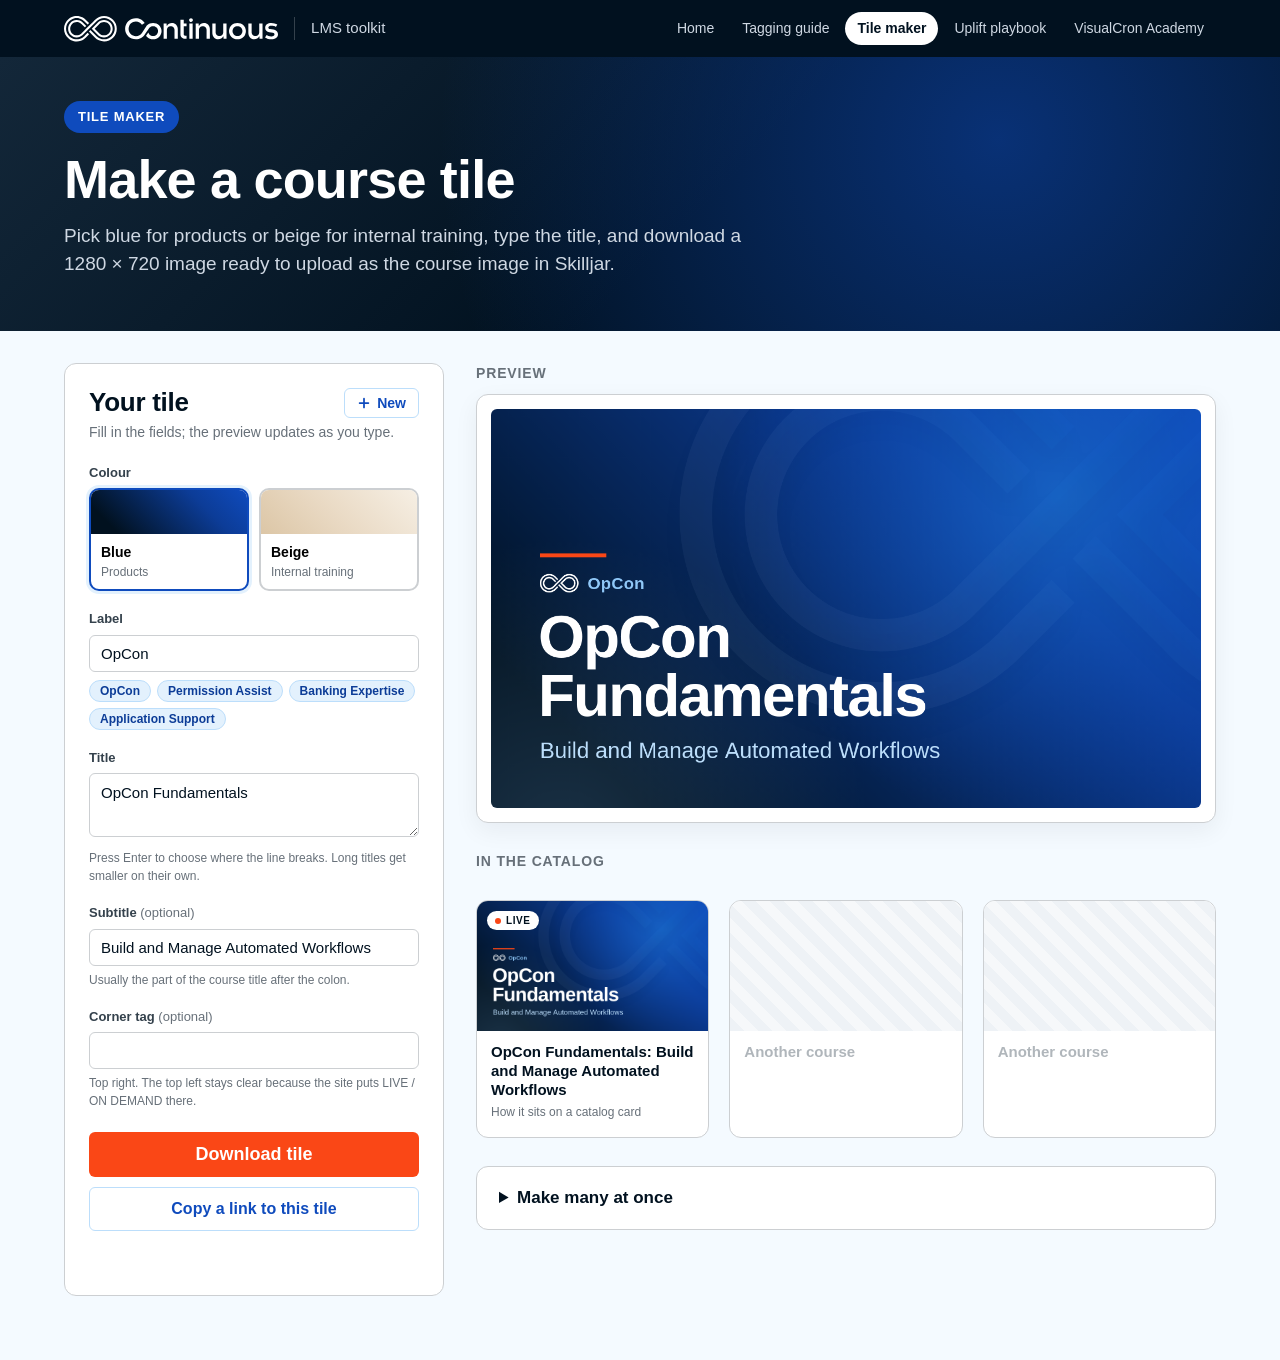
<file: tiles/index.html>
<!DOCTYPE html>
<html lang="en">
<head>
<meta charset="utf-8">
<meta name="viewport" content="width=device-width, initial-scale=1">
<title>Tile maker · Continuous Skilljar sites</title>
<meta name="description" content="Make course tiles for the Continuous Skilljar sites: pick a colour, type the title, download the image.">
<link rel="icon" href="../assets/continuous-favicon.svg" type="image/svg+xml">
<link rel="stylesheet" href="../assets/site.css">
<style>
@font-face { font-family: "BDO Grotesk"; src: url(https://continuous.com/wp-content/themes/continuous/dist/assets/BDOGrotesk-Regular.woff2) format("woff2"); font-weight: 400; font-display: swap; }
@font-face { font-family: "BDO Grotesk"; src: url(https://continuous.com/wp-content/themes/continuous/dist/assets/BDOGrotesk-Medium.woff2) format("woff2"); font-weight: 500; font-display: swap; }
@font-face { font-family: "BDO Grotesk"; src: url(https://continuous.com/wp-content/themes/continuous/dist/assets/BDOGrotesk-DemiBold.woff2) format("woff2"); font-weight: 600; font-display: swap; }
@font-face { font-family: "BDO Grotesk"; src: url(https://continuous.com/wp-content/themes/continuous/dist/assets/BDOGrotesk-Bold.woff2) format("woff2"); font-weight: 700; font-display: swap; }
@font-face { font-family: "BDO Grotesk"; src: url(https://continuous.com/wp-content/themes/continuous/dist/assets/BDOGrotesk-ExtraBold.woff2) format("woff2"); font-weight: 800; font-display: swap; }
:root { --blue: #0f4bbd; --blue-900: #0c3c97; --blue-50: #e3f1fd; --blue-100: #bcdefb; --sky: #90c8f8; --orange: #fa4716; --bone: #e9d9c3;
  --navy: #01111f; --g700: #34414c; --g600: #677079; --g100: #cccfd2; --g10: #f4faff; --font: "BDO Grotesk", Inter, Arial, sans-serif; }
* { box-sizing: border-box; }
body { margin: 0; font-family: var(--font); color: var(--navy); background: var(--g10); font-size: 16px; line-height: 1.5; }
::selection { background: var(--blue); color: #fff; }
a { color: var(--blue); }

.app { max-width: 1200px; margin: 0 auto; padding: 32px 24px 64px; display: grid; grid-template-columns: 380px minmax(0, 1fr); gap: 32px; align-items: start; }
.panel { background: #fff; border: 1px solid var(--g100); border-radius: 12px; padding: 24px; position: sticky; top: 24px; }
.hero__in { padding: 44px 24px 52px; }
.panel h2 { font-size: 26px; line-height: 1.15; margin: 0 0 4px; letter-spacing: -.01em; }
.panel__head { display: flex; align-items: flex-start; justify-content: space-between; gap: 12px; }
.newbtn { flex: none; display: inline-flex; align-items: center; gap: 6px; font: 700 14px var(--font); color: var(--blue); background: #fff; border: 1px solid var(--blue-100); border-radius: 6px; padding: 6px 12px; cursor: pointer; }
.newbtn:hover { background: var(--blue); color: #fff; border-color: var(--blue); }
.newbtn:focus-visible { outline: 2px solid var(--blue); outline-offset: 2px; }
.newbtn svg { width: 14px; height: 14px; }
.panel > p { margin: 0 0 20px; color: var(--g600); font-size: 14px; }
.field { margin-bottom: 18px; }
.field > label, .field > .lab { display: block; font-size: 13px; font-weight: 700; color: var(--g700); margin-bottom: 6px; }
.field small { display: block; color: var(--g600); font-size: 12px; margin-top: 5px; }
input[type=text], textarea, select { width: 100%; font: 500 15px var(--font); color: var(--navy); background: #fff; border: 1px solid var(--g100); border-radius: 6px; padding: 9px 11px; }
textarea { resize: vertical; min-height: 64px; line-height: 1.35; }
input:focus, textarea:focus, select:focus { outline: 2px solid var(--blue); outline-offset: 1px; border-color: var(--blue); }
.swatches { display: grid; grid-template-columns: 1fr 1fr; gap: 10px; }
.sw { position: relative; border: 2px solid var(--g100); border-radius: 10px; padding: 0; overflow: hidden; cursor: pointer; background: #fff; text-align: left; font: inherit; }
.sw span.chipc { display: block; height: 44px; }
.sw b { display: block; font-size: 14px; padding: 8px 10px 0; }
.sw em { display: block; font-style: normal; font-size: 12px; color: var(--g600); padding: 0 10px 8px; }
.sw[aria-pressed="true"] { border-color: var(--blue); box-shadow: 0 0 0 3px var(--blue-50); }
.sw:focus-visible { outline: 2px solid var(--blue); outline-offset: 2px; }
.c-blue { background: linear-gradient(45deg, #01111f 14%, #0c3c97 70%, #0f4bbd 100%); }
.c-beige { background: linear-gradient(45deg, #dcc6a6 0%, #e9d9c3 45%, #f6efe4 100%); }
.presets { display: flex; flex-wrap: wrap; gap: 6px; margin-top: 8px; }
.presets button { font: 600 12px var(--font); color: var(--blue-900); background: var(--blue-50); border: 1px solid var(--blue-100); border-radius: 99px; padding: 3px 10px; cursor: pointer; }
.presets button:hover { background: var(--blue); color: #fff; border-color: var(--blue); }
.actions { display: grid; gap: 10px; margin-top: 22px; }
.btn { font: 700 16px var(--font); border-radius: 6px; padding: 12px 16px; cursor: pointer; border: 0; text-align: center; }
.btn--primary { background: var(--orange); color: #fff; font-size: 18px; }
.btn--primary:hover { background: #d93d10; }
.btn--ghost { background: #fff; color: var(--blue); border: 1px solid var(--blue-100); }
.btn--ghost:hover { border-color: var(--blue); }
.btn:focus-visible { outline: 2px solid var(--blue); outline-offset: 2px; }
.btn:disabled { opacity: .55; cursor: progress; }
.status { font-size: 13px; color: var(--g600); min-height: 20px; margin: 4px 0 0; }

.stage h2 { font-size: 14px; letter-spacing: .06em; text-transform: uppercase; color: var(--g600); margin: 0 0 10px; }
.canvaswrap { background: #fff; border: 1px solid var(--g100); border-radius: 12px; padding: 14px; box-shadow: 0 8px 24px rgba(1,17,31,.06); }
canvas#tile { width: 100%; height: auto; display: block; border-radius: 6px; }
.incontext { margin-top: 28px; display: grid; grid-template-columns: repeat(3, minmax(0, 1fr)); gap: 20px; }
.card { background: #fff; border: 1px solid var(--g100); border-radius: 12px; overflow: hidden; }
.card .img { position: relative; aspect-ratio: 16/9; }
.card .img canvas, .card .img img { width: 100%; height: 100%; display: block; }
.card .fmt { position: absolute; left: 10px; top: 10px; font-size: 10px; font-weight: 700; letter-spacing: .06em; background: #fff; color: var(--navy); border-radius: 99px; padding: 2px 8px; display: inline-flex; gap: 5px; align-items: center; }
.card .fmt i { width: 6px; height: 6px; border-radius: 50%; background: var(--orange); }
.card .body { padding: 12px 14px 16px; }
.card .name { font-size: 15px; font-weight: 700; line-height: 1.25; }
.card .meta { font-size: 12px; color: var(--g600); margin-top: 4px; }
.card.ghost .img { background: repeating-linear-gradient(45deg, #eef2f6 0 10px, #f6f8fa 10px 20px); }
.card.ghost .name, .card.ghost .meta { color: #b0b6bb; }

details.batch { margin-top: 28px; background: #fff; border: 1px solid var(--g100); border-radius: 12px; padding: 18px 22px; }
details.batch summary { font-weight: 700; cursor: pointer; font-size: 17px; }
details.batch p { color: var(--g700); font-size: 14px; max-width: 760px; }
details.batch textarea { font-family: ui-monospace, Consolas, monospace; font-size: 13px; min-height: 160px; }
code { background: var(--blue-50); border-radius: 4px; padding: 0 4px; font-size: .92em; }

@media (max-width: 980px) {
  .app { grid-template-columns: 1fr; }
  .panel { position: static; }
  .incontext { grid-template-columns: 1fr 1fr; }
  .incontext .ghost:last-child { display: none; }
}
</style>
</head>
<body>
<header class="bar"><div class="bar__in"><a class="bar__brand" href="../"><img src="../assets/continuous-horizontal-white-site.svg" alt="Continuous"><span>LMS toolkit</span></a><nav aria-label="Toolkit"><a href="../">Home</a><a href="../tagging/">Tagging guide</a><a href="../tiles/" aria-current="page">Tile maker</a><a href="../playbook/">Uplift playbook</a><a href="../visualcron-academy/">VisualCron Academy</a></nav></div></header>
<div class="hero"><div class="hero__in">
  <span class="pill">Tile maker</span>
  <h1>Make a course tile</h1>
  <p class="hero__lead">Pick blue for products or beige for internal training, type the title, and download a 1280 × 720 image ready to upload as the course image in Skilljar.</p>
</div></div>

<div class="app">
  <form class="panel" id="form" autocomplete="off">
    <div class="panel__head">
      <h2>Your tile</h2>
      <button type="button" class="newbtn" id="new" title="Clear everything and start a new tile"><svg viewBox="0 0 16 16" fill="none" stroke="currentColor" stroke-width="2" stroke-linecap="round" aria-hidden="true"><path d="M8 3v10M3 8h10"/></svg>New</button>
    </div>
    <p>Fill in the fields; the preview updates as you type.</p>

    <div class="field">
      <span class="lab" id="lab-colour">Colour</span>
      <div class="swatches" role="group" aria-labelledby="lab-colour">
        <button type="button" class="sw" data-c="blue"><span class="chipc c-blue"></span><b>Blue</b><em>Products</em></button>
        <button type="button" class="sw" data-c="beige"><span class="chipc c-beige"></span><b>Beige</b><em>Internal training</em></button>
      </div>
    </div>

    <div class="field">
      <label for="label">Label</label>
      <input type="text" id="label" name="label" maxlength="40">
      <div class="presets" aria-label="Common labels">
        <button type="button" data-label="OpCon" data-c="blue">OpCon</button>
        <button type="button" data-label="Permission Assist" data-c="blue">Permission Assist</button>
        <button type="button" data-label="Banking Expertise" data-c="beige">Banking Expertise</button>
        <button type="button" data-label="Application Support" data-c="beige">Application Support</button>
      </div>
    </div>

    <div class="field">
      <label for="title">Title</label>
      <textarea id="title" name="title" rows="2" maxlength="90"></textarea>
      <small>Press Enter to choose where the line breaks. Long titles get smaller on their own.</small>
    </div>

    <div class="field">
      <label for="sub">Subtitle <span style="font-weight:500;color:var(--g600)">(optional)</span></label>
      <input type="text" id="sub" name="sub" maxlength="90">
      <small>Usually the part of the course title after the colon.</small>
    </div>

    <div class="field">
      <label for="chip">Corner tag <span style="font-weight:500;color:var(--g600)">(optional)</span></label>
      <input type="text" id="chip" name="chip" maxlength="24" list="chips">
      <datalist id="chips"><option value="Instructor-led"><option value="Sample"><option value="New"></datalist>
      <small>Top right. The top left stays clear because the site puts LIVE / ON DEMAND there.</small>
    </div>

    <div class="actions">
      <button type="button" class="btn btn--primary" id="download">Download tile</button>
      <button type="button" class="btn btn--ghost" id="copylink">Copy a link to this tile</button>
    </div>
    <p class="status" id="status" role="status" aria-live="polite"></p>
  </form>

  <section class="stage" aria-label="Preview">
    <h2>Preview</h2>
    <div class="canvaswrap"><canvas id="tile" width="1280" height="720" aria-label="Tile preview"></canvas></div>

    <h2 style="margin-top:28px">In the catalog</h2>
    <div class="incontext">
      <div class="card"><div class="img"><img id="cardimg" alt=""><span class="fmt" id="cardfmt"><i></i>LIVE</span></div>
        <div class="body"><div class="name" id="cardname"></div><div class="meta">How it sits on a catalog card</div></div></div>
      <div class="card ghost"><div class="img"></div><div class="body"><div class="name">Another course</div><div class="meta">&nbsp;</div></div></div>
      <div class="card ghost"><div class="img"></div><div class="body"><div class="name">Another course</div><div class="meta">&nbsp;</div></div></div>
    </div>

    <details class="batch">
      <summary>Make many at once</summary>
      <p>One tile per line: <code>colour, label, title, subtitle, corner tag</code>. Colour is <code>blue</code> or <code>beige</code>; use <code>|</code> in the title for a line break; leave a part empty with nothing between the commas. Each tile downloads as its own file, named from its title. Your browser may ask once to allow several downloads.</p>
      <textarea id="batch" spellcheck="false" placeholder="blue, OpCon, OpCon Fundamentals, Build and Manage Automated Workflows, Instructor-led
beige, Banking Expertise, Becoming Banking|Experts 101, Understanding How Banks Work,"></textarea>
      <div class="actions" style="max-width:280px"><button type="button" class="btn btn--ghost" id="batchgo">Download all</button></div>
    </details>
  </section>
</div>

<script>
(function () {
  var W = 1280, H = 720;
  var cv = document.getElementById('tile'), ctx = cv.getContext('2d');
  var $ = function (id) { return document.getElementById(id); };
  var state = { c: 'blue', label: 'OpCon', title: 'OpCon Fundamentals', sub: 'Build and Manage Automated Workflows', chip: '' };

  /* images: the infinity pattern and the two logomarks, same origin as this page */
  function load(src) { return new Promise(function (ok, bad) { var i = new Image(); i.onload = function () { ok(i); }; i.onerror = bad; i.src = src; }); }
  var assets = Promise.all([load('../assets/infinity-pattern.svg'), load('../assets/continuous-logomark-white.svg'), load('../assets/continuous-logomark-blue.svg')]);
  var fonts = Promise.all(['500', '600', '700', '800'].map(function (w) { return document.fonts.load(w + ' 40px "BDO Grotesk"'); })).catch(function () {});

  /* a CSS-style angled linear gradient over the whole tile */
  function linear(deg, stops) {
    var a = deg * Math.PI / 180, dx = Math.sin(a), dy = -Math.cos(a);
    var len = Math.abs(W * dx) + Math.abs(H * dy), cx = W / 2, cy = H / 2;
    var g = ctx.createLinearGradient(cx - dx * len / 2, cy - dy * len / 2, cx + dx * len / 2, cy + dy * len / 2);
    stops.forEach(function (s) { g.addColorStop(s[0], s[1]); });
    return g;
  }
  /* a CSS-style "circle at x% y%" radial gradient, sized to the farthest corner */
  function radial(px, py, stops) {
    var x = W * px, y = H * py;
    var r = Math.max(Math.hypot(x, y), Math.hypot(W - x, y), Math.hypot(x, H - y), Math.hypot(W - x, H - y));
    var g = ctx.createRadialGradient(x, y, 0, x, y, r);
    stops.forEach(function (s) { g.addColorStop(s[0], s[1]); });
    return g;
  }
  var tinted = null;
  function whitePattern(img) {
    if (tinted) return tinted;
    var c = document.createElement('canvas'); c.width = 1500; c.height = Math.round(1500 * img.naturalHeight / img.naturalWidth);
    var x = c.getContext('2d'); x.drawImage(img, 0, 0, c.width, c.height);
    x.globalCompositeOperation = 'source-in'; x.fillStyle = '#fff'; x.fillRect(0, 0, c.width, c.height);
    return (tinted = c);
  }

  var LOOK = {
    blue: { base: [45, [[.14, '#01111f'], [.70, '#0c3c97'], [1, '#0f4bbd']]],
      glows: [[.80, .22, [[0, 'rgba(26,107,204,.75)'], [.52, 'rgba(15,75,189,0)']]], [.10, 1.10, [[0, 'rgba(144,200,248,.18)'], [.40, 'rgba(144,200,248,0)']]]],
      pattern: { alpha: .16, shadow: [0, 30, 40, 'rgba(0,0,0,.45)'], white: false },
      label: '#90c8f8', title: '#ffffff', sub: '#bcdefb', subWeight: 500, mark: 1,
      chipBg: '#ffffff', chipFg: '#0c3c97' },
    beige: { base: [45, [[0, '#dcc6a6'], [.45, '#e9d9c3'], [1, '#f6efe4']]],
      glows: [[.80, .22, [[0, 'rgba(255,255,255,.75)'], [.52, 'rgba(255,255,255,0)']]], [.10, 1.10, [[0, 'rgba(176,136,86,.22)'], [.42, 'rgba(176,136,86,0)']]]],
      pattern: { alpha: .55, shadow: [4, 6, 3, 'rgba(122,92,52,.30)'], white: true },
      label: '#7a5c34', title: '#01111f', sub: '#0f4bbd', subWeight: 600, mark: 2,
      chipBg: '#01111f', chipFg: '#ffffff' }
  };

  function font(weight, size, spacing) { ctx.font = weight + ' ' + size + 'px "BDO Grotesk", Inter, Arial, sans-serif'; if ('letterSpacing' in ctx) ctx.letterSpacing = (spacing || 0) + 'px'; }
  function wrap(text, max) {
    var out = [];
    text.split('\n').forEach(function (para) {
      var words = para.trim().split(/\s+/).filter(Boolean), line = '';
      words.forEach(function (w) { var t = line ? line + ' ' + w : w; if (line && ctx.measureText(t).width > max) { out.push(line); line = w; } else line = t; });
      if (line) out.push(line);
    });
    return out;
  }
  /* draws lines in CSS-like line boxes from top y; returns the height used */
  function lines(list, x, y, lh) {
    list.forEach(function (l, i) {
      var m = ctx.measureText('Hg'), asc = m.fontBoundingBoxAscent || m.actualBoundingBoxAscent, desc = m.fontBoundingBoxDescent || m.actualBoundingBoxDescent;
      ctx.fillText(l, x, y + i * lh + (lh - (asc + desc)) / 2 + asc);
    });
    return list.length * lh;
  }

  function draw(s, target) {
    var c = target || ctx, L = LOOK[s.c] || LOOK.blue;
    return assets.then(function (a) {
      var saved = ctx; ctx = c;
      ctx.save(); ctx.clearRect(0, 0, W, H);
      ctx.fillStyle = linear(L.base[0], L.base[1]); ctx.fillRect(0, 0, W, H);
      L.glows.forEach(function (g) { ctx.fillStyle = radial(g[0], g[1], g[2]); ctx.fillRect(0, 0, W, H); });
      var pat = a[0], ph = 1500 * pat.naturalHeight / pat.naturalWidth;
      ctx.save(); ctx.globalAlpha = L.pattern.alpha;
      ctx.shadowOffsetX = L.pattern.shadow[0]; ctx.shadowOffsetY = L.pattern.shadow[1]; ctx.shadowBlur = L.pattern.shadow[2]; ctx.shadowColor = L.pattern.shadow[3];
      ctx.drawImage(L.pattern.white ? whitePattern(pat) : pat, W + 560 - 1500, -170, 1500, ph);
      ctx.restore();

      /* measure the copy block, then lay it out up from the bottom (left 88, bottom 80) */
      var X = 88, titleSize = 108, len = s.title.replace(/\|/g, '').length;
      if (len > 34) titleSize = 92; if (len > 52) titleSize = 80;
      font(800, titleSize, -titleSize * .025);
      /* an empty title shows a faint stand-in so the preview never looks broken; downloads are blocked */
      var tl = s.title ? wrap(s.title.replace(/\|/g, '\n'), 1060) : ['Course title'], tlh = titleSize * .98;
      font(L.subWeight, 40, 0);
      var sl = s.sub ? wrap(s.sub, 920) : [], slh = 40 * 1.22;
      var h = 7 + 30 + 34 + 26 + tl.length * tlh + (sl.length ? 22 + sl.length * slh : 0);
      var y = H - 80 - h;

      ctx.fillStyle = '#fa4716'; ctx.fillRect(X, y, 120, 7); y += 7 + 30;
      var mk = a[L.mark], mw = 34 * mk.naturalWidth / mk.naturalHeight;
      if (s.label) {
        ctx.drawImage(mk, X, y, mw, 34);
        font(700, 30, .6); ctx.fillStyle = L.label; lines([s.label], X + mw + 16, y - 3, 40);
      } else {
        ctx.drawImage(mk, X, y, mw, 34);
      }
      y += 34 + 26;
      font(800, titleSize, -titleSize * .025); ctx.fillStyle = L.title;
      ctx.save(); if (!s.title) ctx.globalAlpha = .28; y += lines(tl, X - 3, y, tlh); ctx.restore();
      if (sl.length) { y += 22; font(L.subWeight, 40, 0); ctx.fillStyle = L.sub; lines(sl, X, y, slh); }

      if (s.chip) {
        font(700, 26, 0); var tw = ctx.measureText(s.chip).width, cw = 20 + 14 + 12 + tw + 24, ch = 26 * 1.5 + 24;
        var cx = W - 72 - cw, cy = 64;
        ctx.save(); ctx.shadowOffsetY = 14; ctx.shadowBlur = 26; ctx.shadowColor = 'rgba(1,17,31,.35)';
        ctx.fillStyle = L.chipBg; ctx.beginPath(); ctx.roundRect ? ctx.roundRect(cx, cy, cw, ch, ch / 2) : ctx.rect(cx, cy, cw, ch); ctx.fill(); ctx.restore();
        ctx.fillStyle = '#fa4716'; ctx.beginPath(); ctx.arc(cx + 20 + 7, cy + ch / 2, 7, 0, Math.PI * 2); ctx.fill();
        ctx.fillStyle = L.chipFg; lines([s.chip], cx + 20 + 14 + 12, cy, ch);
      }
      ctx.restore();
      ctx = saved;
    });
  }

  /* form wiring */
  function slug(t) { return (t || 'tile').toLowerCase().replace(/\|/g, ' ').replace(/[^a-z0-9]+/g, '-').replace(/^-|-$/g, '').slice(0, 70) || 'tile'; }
  function readForm() { state.label = $('label').value.trim(); state.title = $('title').value.trim(); state.sub = $('sub').value.trim(); state.chip = $('chip').value.trim(); }
  function writeForm() { $('label').value = state.label; $('title').value = state.title.replace(/\|/g, '\n'); $('sub').value = state.sub; $('chip').value = state.chip;
    document.querySelectorAll('.sw').forEach(function (b) { b.setAttribute('aria-pressed', b.getAttribute('data-c') === state.c ? 'true' : 'false'); }); }
  var pending = 0;
  function render() {
    var my = ++pending;
    return fonts.then(function () { return draw(state); }).then(function () {
      if (my !== pending) return;
      try { $('cardimg').src = cv.toDataURL('image/png'); } catch (e) {}
      $('cardname').textContent = state.title.replace(/\n|\|/g, ' ') + (state.sub ? ': ' + state.sub : '');
    });
  }
  ['label', 'title', 'sub', 'chip'].forEach(function (id) { $(id).addEventListener('input', function () { readForm(); render(); }); });
  document.querySelectorAll('.sw').forEach(function (b) { b.addEventListener('click', function () { state.c = b.getAttribute('data-c'); writeForm(); render(); }); });
  document.querySelectorAll('.presets button').forEach(function (b) { b.addEventListener('click', function () { state.label = b.getAttribute('data-label'); state.c = b.getAttribute('data-c'); writeForm(); render(); }); });

  function save(canvas, name) {
    return new Promise(function (ok) {
      canvas.toBlob(function (blob) {
        var a = document.createElement('a'); a.href = URL.createObjectURL(blob); a.download = name + '.png';
        document.body.appendChild(a); a.click(); a.remove(); setTimeout(function () { URL.revokeObjectURL(a.href); ok(); }, 400);
      }, 'image/png');
    });
  }
  function say(t) { $('status').textContent = t; }
  $('download').addEventListener('click', function () {
    readForm(); if (!state.title) { say('Add a title first.'); $('title').focus(); return; }
    readForm(); render().then(function () { return save(cv, slug(state.title)); }).then(function () { say('Downloaded ' + slug(state.title) + '.png'); })
      .catch(function () { say('Could not create the image. Open the tile maker from its web address, not a saved copy.'); });
  });
  $('copylink').addEventListener('click', function () {
    readForm();
    var q = new URLSearchParams({ c: state.c, label: state.label, title: state.title.replace(/\n/g, '|'), sub: state.sub, chip: state.chip });
    var url = location.origin + location.pathname + '?' + q.toString();
    (navigator.clipboard ? navigator.clipboard.writeText(url) : Promise.reject()).then(function () { say('Link copied. Anyone with it sees this tile.'); }, function () { prompt('Copy this link:', url); });
  });
  $('batchgo').addEventListener('click', function () {
    var rows = $('batch').value.split('\n').map(function (l) { return l.trim(); }).filter(Boolean);
    if (!rows.length) { say('Add at least one line to make many at once.'); return; }
    var off = document.createElement('canvas'); off.width = W; off.height = H; var octx = off.getContext('2d');
    var btn = $('batchgo'); btn.disabled = true;
    var i = 0, bad = 0;
    (function next() {
      if (i >= rows.length) { btn.disabled = false; say('Downloaded ' + (rows.length - bad) + ' tile' + (rows.length - bad === 1 ? '' : 's') + (bad ? '; ' + bad + ' line' + (bad === 1 ? '' : 's') + ' skipped (needs at least a colour and a title).' : '.')); return; }
      var p = rows[i++].split(',').map(function (x) { return x.trim(); });
      var s = { c: (p[0] || '').toLowerCase() === 'beige' ? 'beige' : 'blue', label: p[1] || '', title: p[2] || '', sub: p[3] || '', chip: p[4] || '' };
      if (!s.title) { bad++; next(); return; }
      say('Making tile ' + i + ' of ' + rows.length + '…');
      fonts.then(function () { return draw(s, octx); }).then(function () { return save(off, slug(s.title)); }).then(next, function () { bad++; next(); });
    })();
  });

  /* New: clear every field, the batch list and the address, and start again */
  $('new').addEventListener('click', function () {
    state = { c: 'blue', label: '', title: '', sub: '', chip: '' };
    $('batch').value = ''; say('');
    if (history.replaceState) history.replaceState(null, '', location.pathname);
    writeForm(); render(); $('title').focus();
  });

  /* settings from the address (links made with "Copy a link") */
  var q = new URLSearchParams(location.search);
  ['c', 'label', 'title', 'sub', 'chip'].forEach(function (k) { if (q.has(k)) state[k] = q.get(k); });
  if (state.c !== 'beige') state.c = 'blue';
  writeForm(); render().then(function () {
    if (q.has('selftest')) { try { cv.toDataURL('image/png'); document.title = 'SELFTEST OK'; } catch (e) { document.title = 'SELFTEST FAIL ' + e.name; } }
  });
})();
</script>
</body>
</html>
</file>
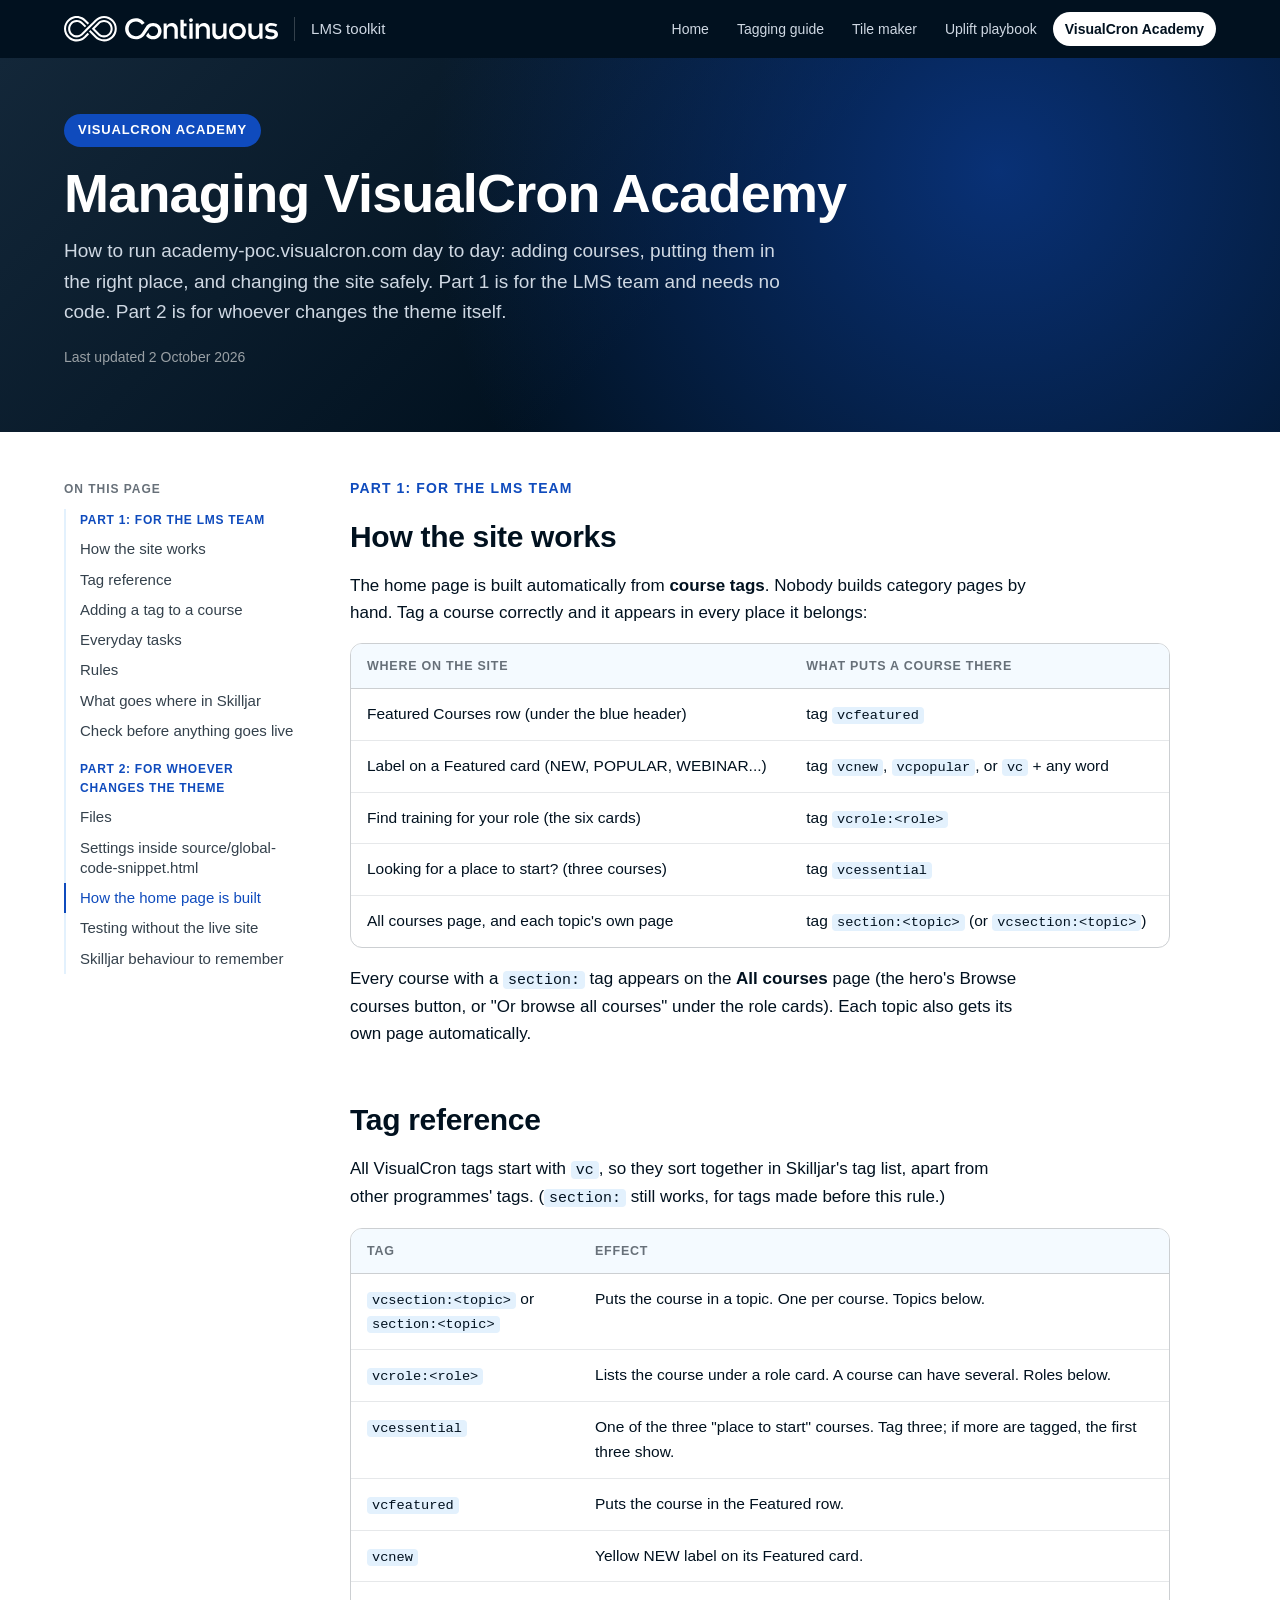
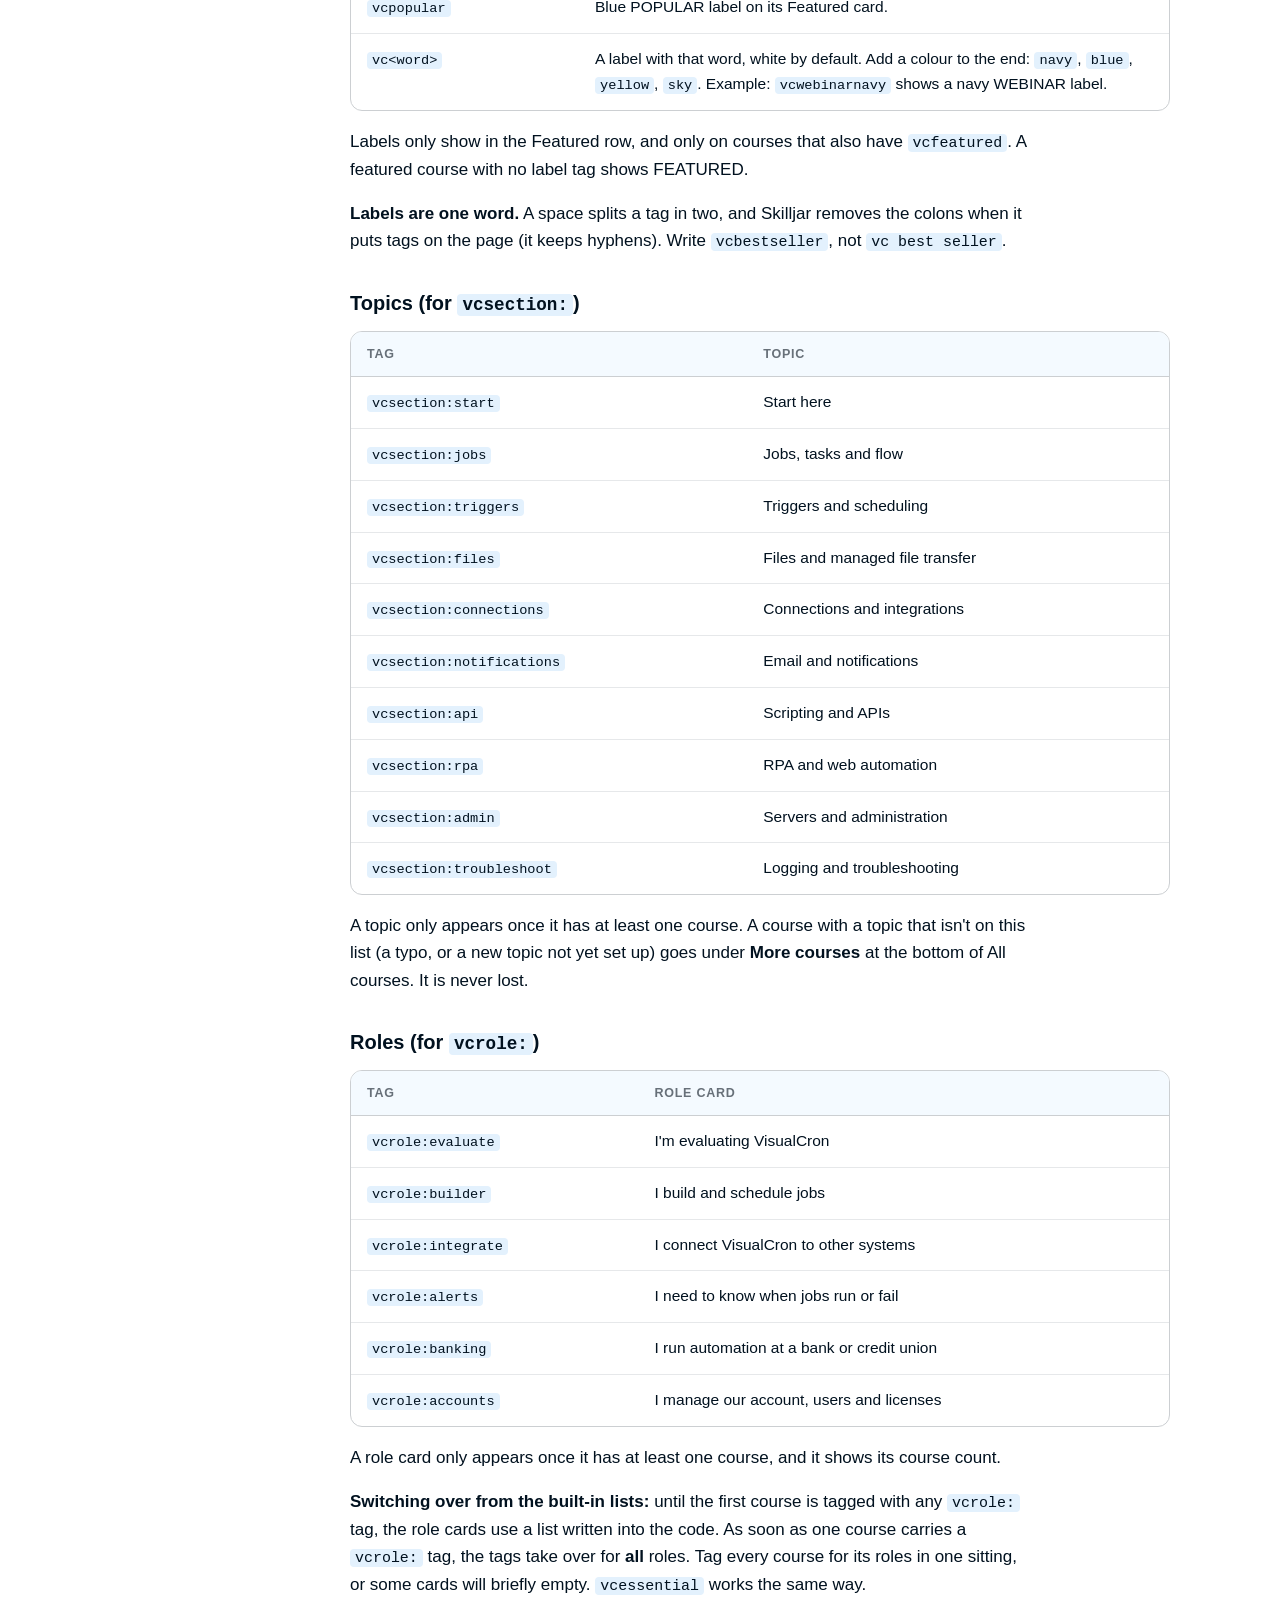
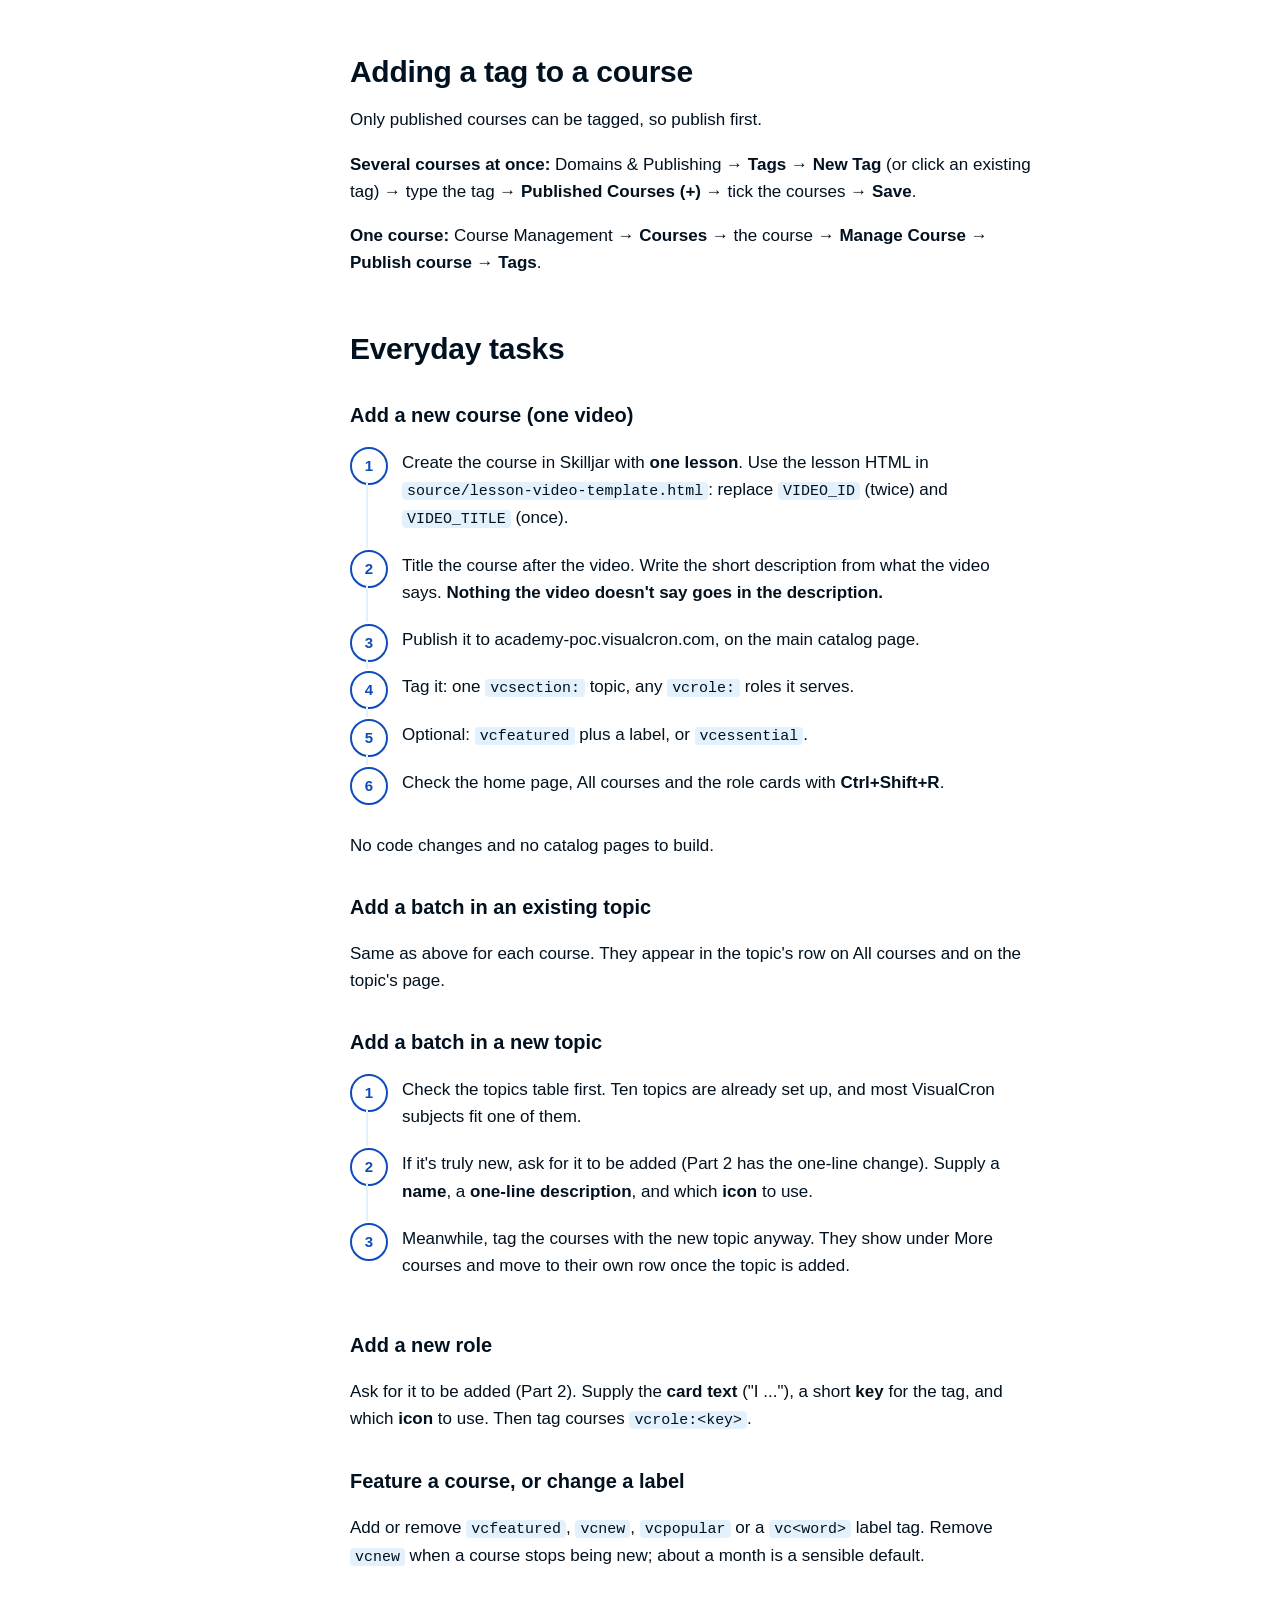
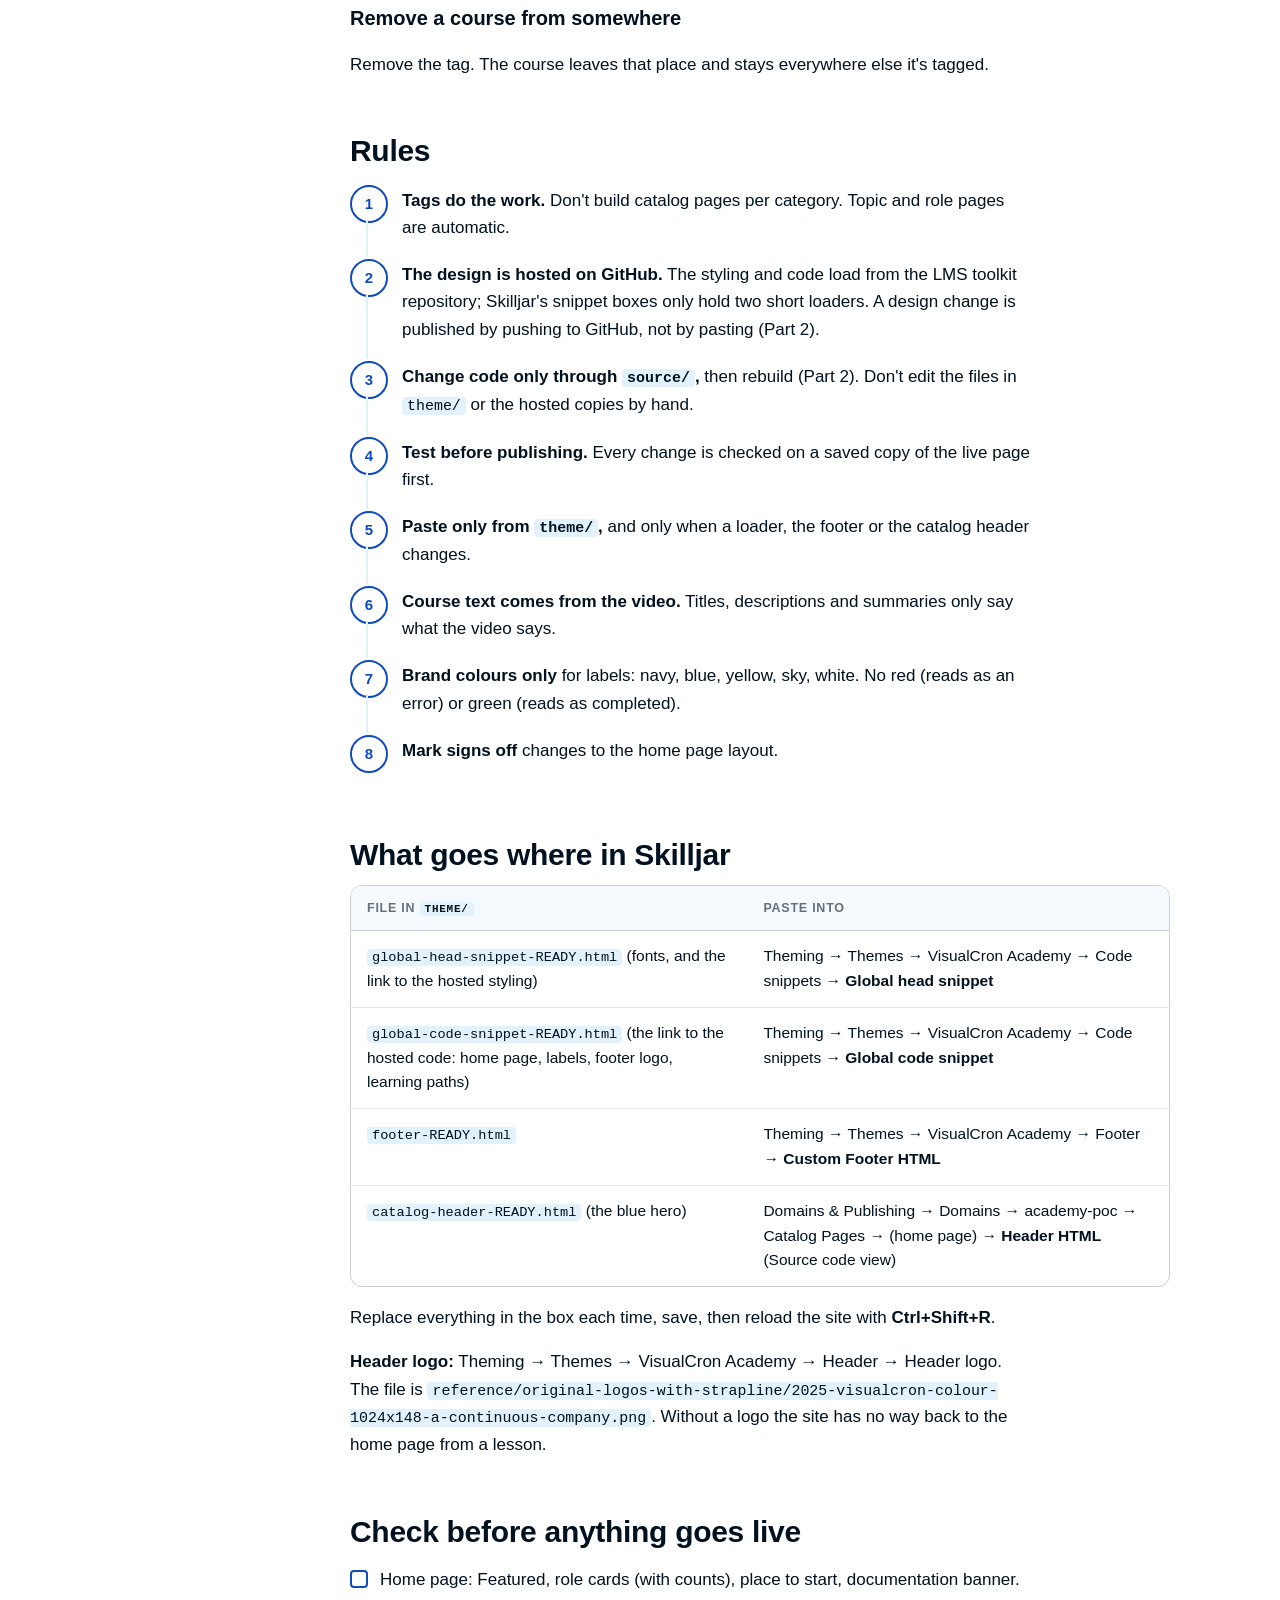
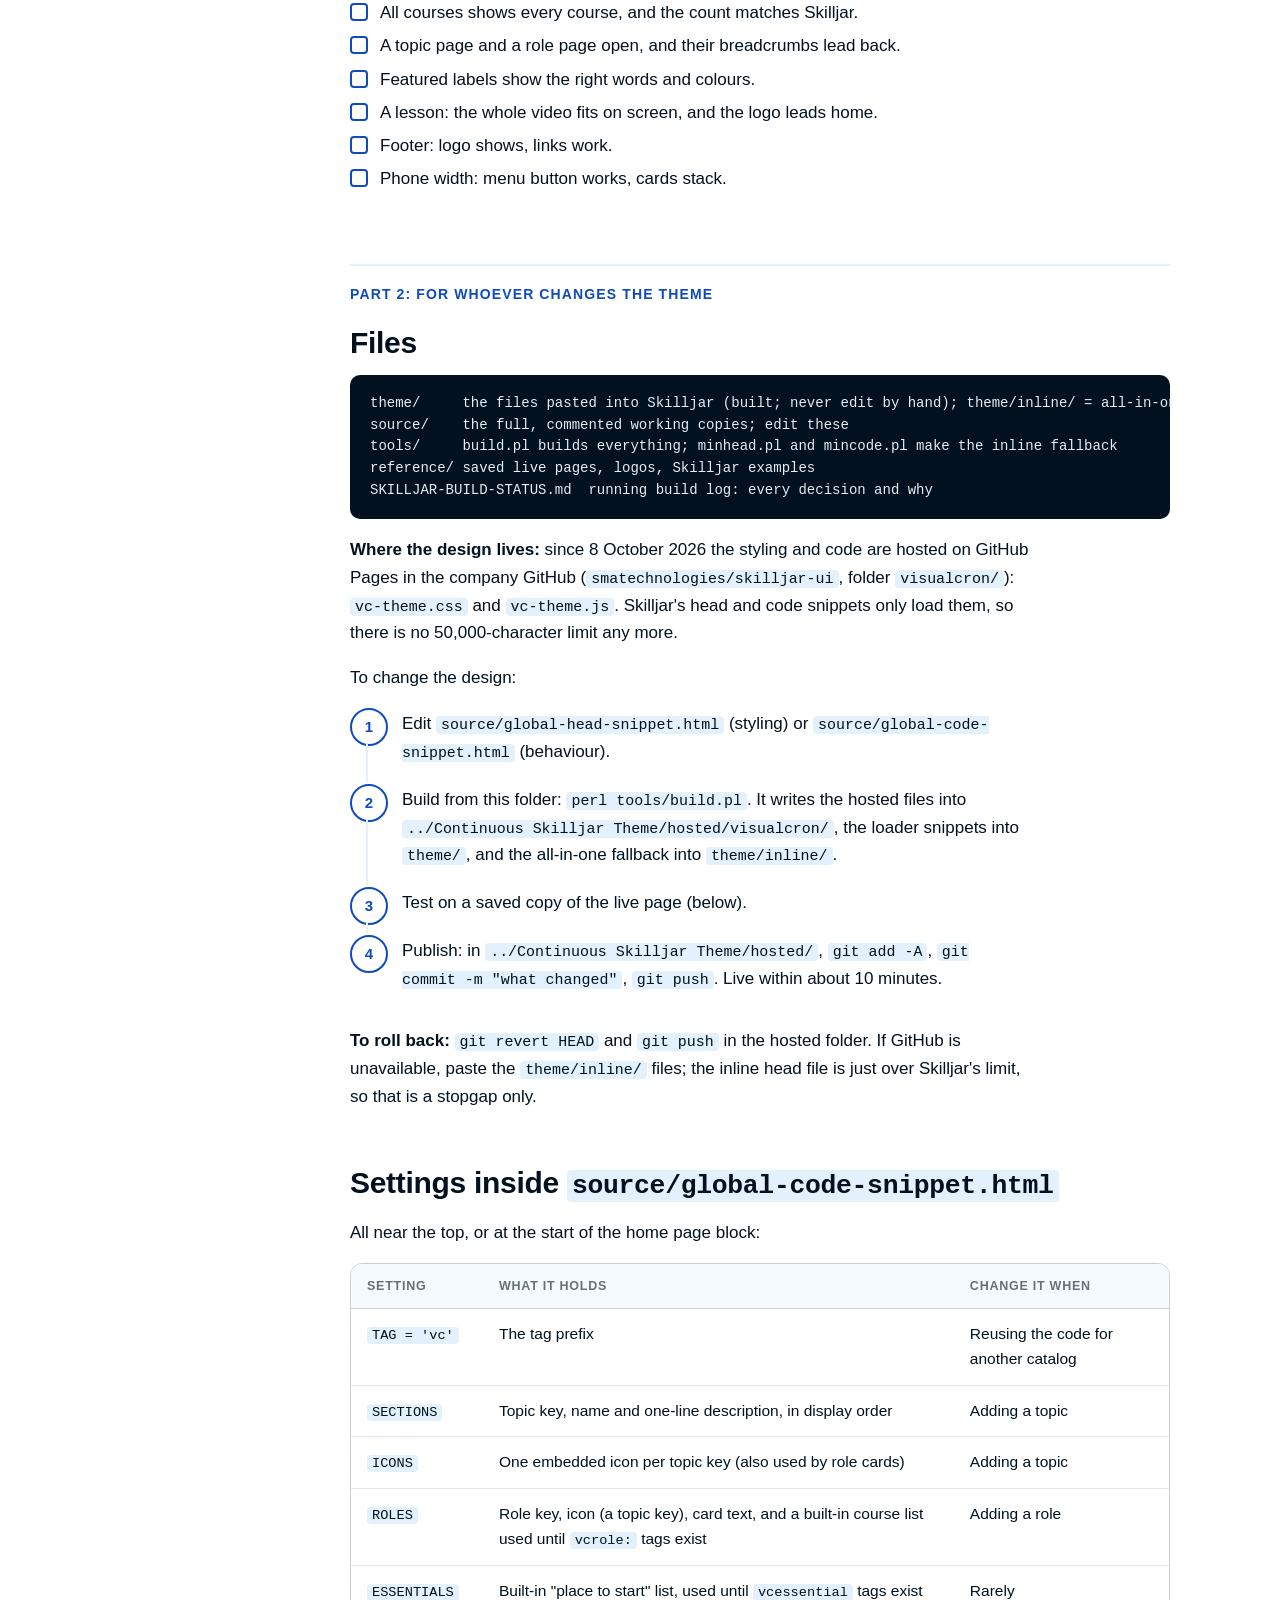
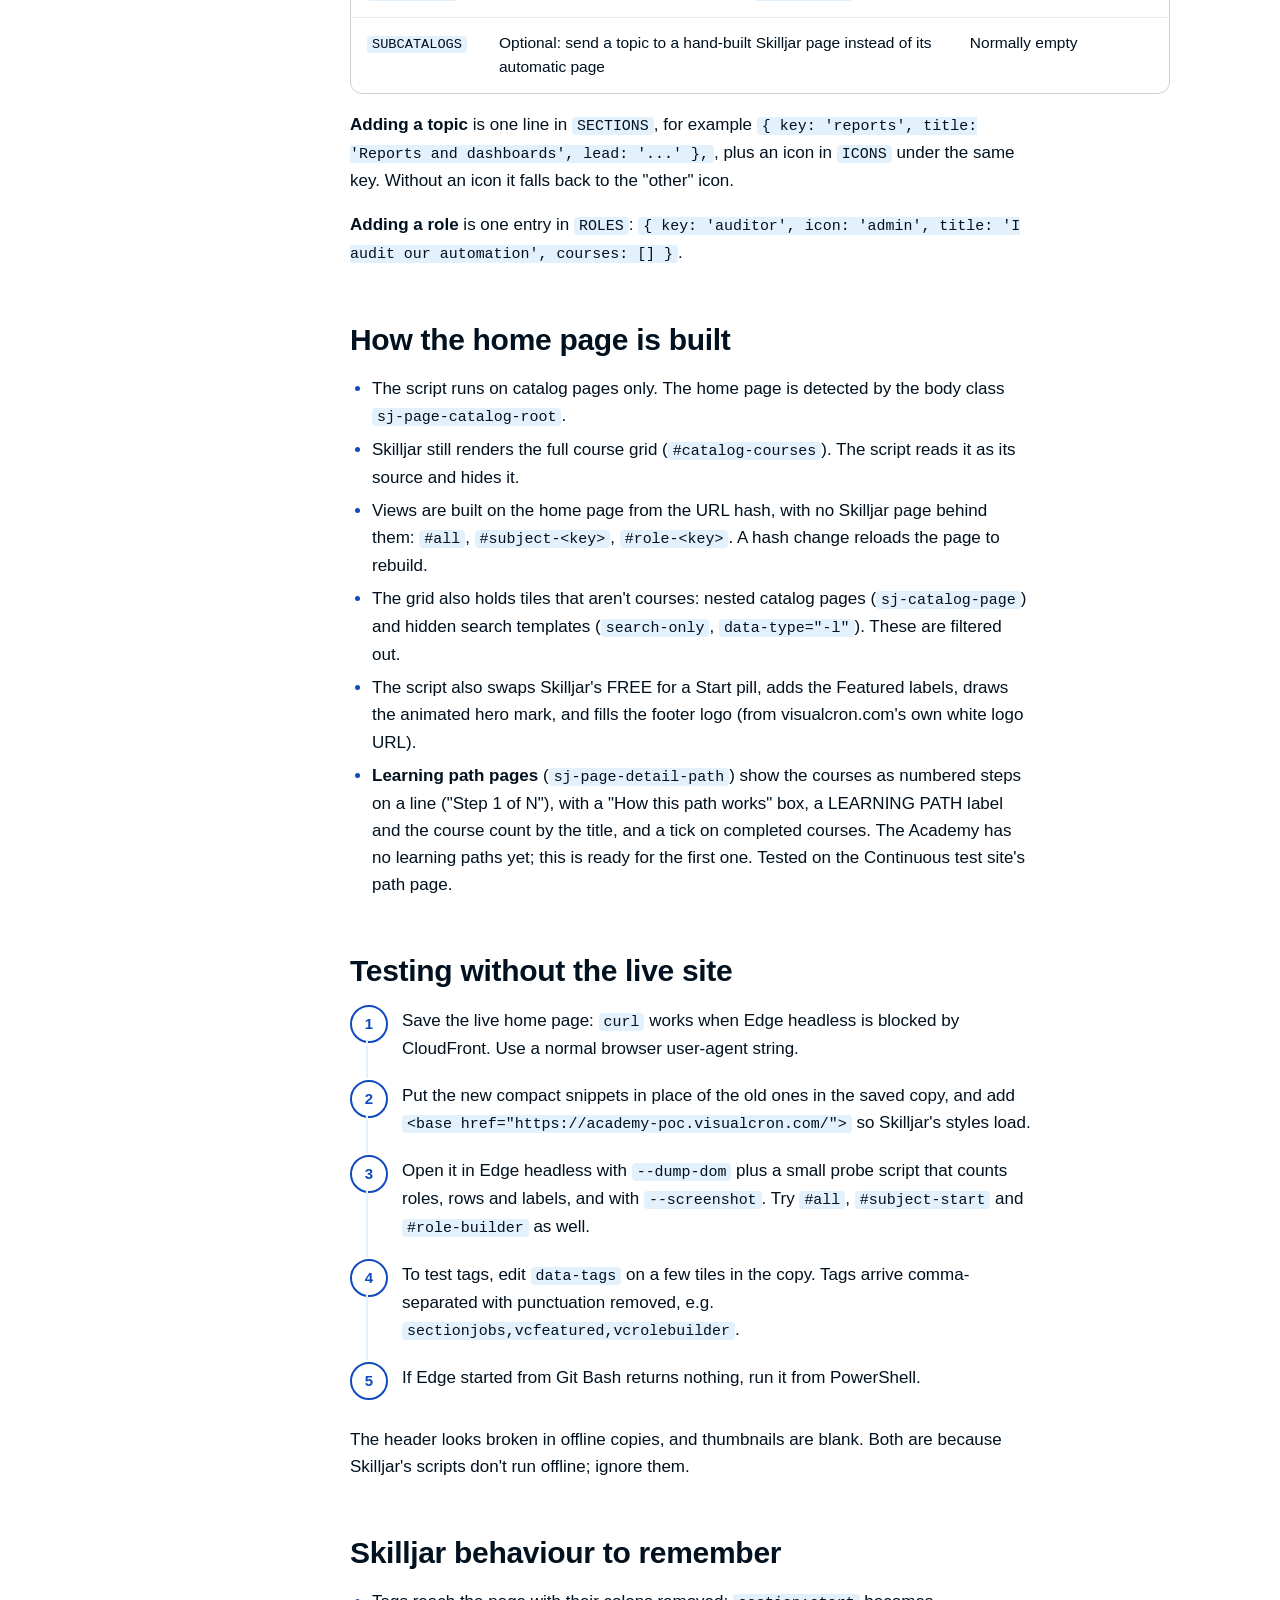
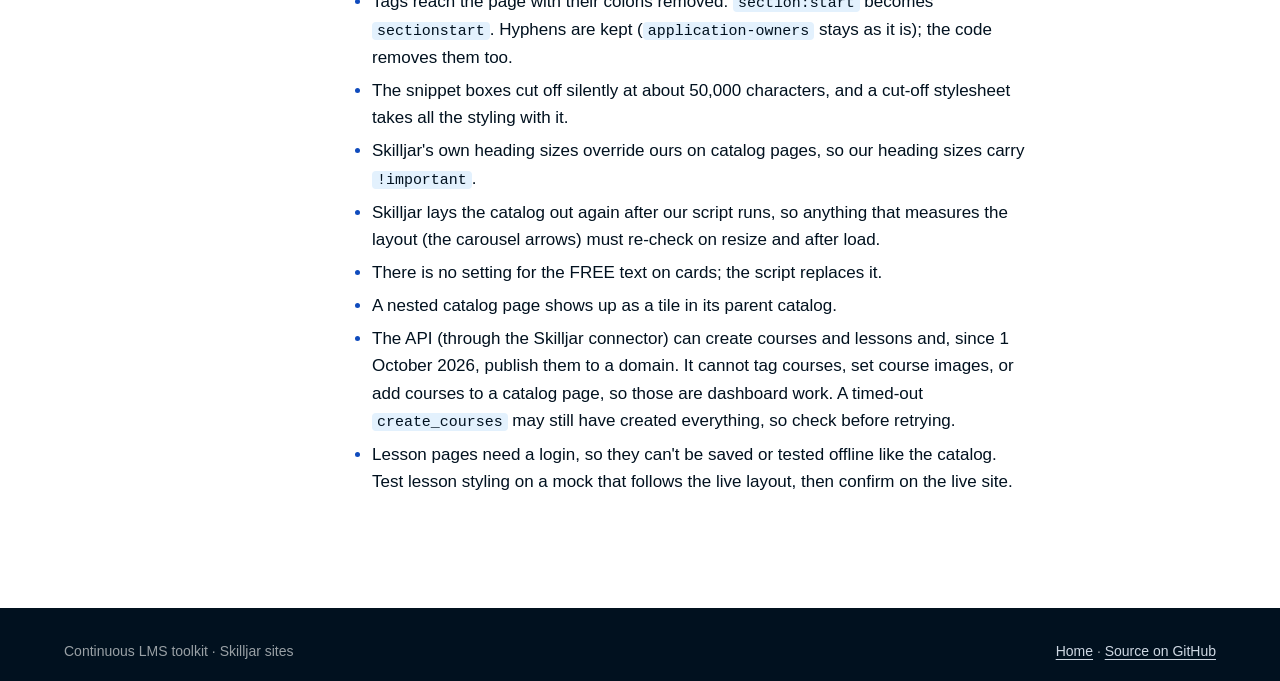
<file: visualcron-academy/index.html>
<!DOCTYPE html>
<html lang="en">
<head>
<meta charset="utf-8">
<meta name="viewport" content="width=device-width, initial-scale=1">
<title>Managing VisualCron Academy · Continuous LMS toolkit</title>
<link rel="icon" href="../assets/continuous-favicon.svg" type="image/svg+xml">
<link rel="stylesheet" href="../assets/site.css">
</head>
<body data-page="visualcron-academy">
<header class="bar"><div class="bar__in"><a class="bar__brand" href="../"><img src="../assets/continuous-horizontal-white-site.svg" alt="Continuous"><span>LMS toolkit</span></a><nav aria-label="Toolkit"><a href="../">Home</a><a href="../tagging/">Tagging guide</a><a href="../tiles/">Tile maker</a><a href="../playbook/">Uplift playbook</a><a href="../visualcron-academy/" aria-current="page">VisualCron Academy</a></nav></div></header>
<div class="hero"><div class="hero__in">
  <span class="pill">VisualCron Academy</span>
  <h1>Managing VisualCron Academy</h1>
  <p class="hero__lead">How to run academy-poc.visualcron.com day to day: adding courses, putting them in the right place, and changing the site safely. Part 1 is for the LMS team and needs no code. Part 2 is for whoever changes the theme itself.</p>
  <p class="updated">Last updated 2 October 2026</p>
</div></div>
<div class="wrap">
  <nav class="toc" aria-label="On this page"><b>On this page</b><ol><li class="grp">Part 1: For the LMS team</li><li><a href="#how-the-site-works">How the site works</a></li><li><a href="#tag-reference">Tag reference</a></li><li><a href="#adding-a-tag-to-a-course">Adding a tag to a course</a></li><li><a href="#everyday-tasks">Everyday tasks</a></li><li><a href="#rules">Rules</a></li><li><a href="#what-goes-where-in-skilljar">What goes where in Skilljar</a></li><li><a href="#check-before-anything-goes-live">Check before anything goes live</a></li><li class="grp">Part 2: For whoever changes the theme</li><li><a href="#files">Files</a></li><li><a href="#settings-inside-source-global-code-snippet-html">Settings inside source/global-code-snippet.html</a></li><li><a href="#how-the-home-page-is-built">How the home page is built</a></li><li><a href="#testing-without-the-live-site">Testing without the live site</a></li><li><a href="#skilljar-behaviour-to-remember">Skilljar behaviour to remember</a></li></ol></nav>
  <main class="doc">
<h2 class="part" id="part-1-for-the-lms-team">Part 1: For the LMS team</h2>
<h2 id="how-the-site-works">How the site works</h2>
<p>The home page is built automatically from <b>course tags</b>. Nobody builds category pages by hand. Tag a course correctly and it appears in every place it belongs:</p>
<div class="scroll"><table class="tbl"><thead><tr><th>Where on the site</th><th>What puts a course there</th></tr></thead><tbody><tr><td>Featured Courses row (under the blue header)</td><td>tag <code>vcfeatured</code></td></tr><tr><td>Label on a Featured card (NEW, POPULAR, WEBINAR...)</td><td>tag <code>vcnew</code>, <code>vcpopular</code>, or <code>vc</code> + any word</td></tr><tr><td>Find training for your role (the six cards)</td><td>tag <code>vcrole:&lt;role&gt;</code></td></tr><tr><td>Looking for a place to start? (three courses)</td><td>tag <code>vcessential</code></td></tr><tr><td>All courses page, and each topic's own page</td><td>tag <code>section:&lt;topic&gt;</code> (or <code>vcsection:&lt;topic&gt;</code>)</td></tr></tbody></table></div>
<p>Every course with a <code>section:</code> tag appears on the <b>All courses</b> page (the hero's Browse courses button, or "Or browse all courses" under the role cards). Each topic also gets its own page automatically.</p>
<h2 id="tag-reference">Tag reference</h2>
<p>All VisualCron tags start with <code>vc</code>, so they sort together in Skilljar's tag list, apart from other programmes' tags. (<code>section:</code> still works, for tags made before this rule.)</p>
<div class="scroll"><table class="tbl"><thead><tr><th>Tag</th><th>Effect</th></tr></thead><tbody><tr><td><code>vcsection:&lt;topic&gt;</code> or <code>section:&lt;topic&gt;</code></td><td>Puts the course in a topic. One per course. Topics below.</td></tr><tr><td><code>vcrole:&lt;role&gt;</code></td><td>Lists the course under a role card. A course can have several. Roles below.</td></tr><tr><td><code>vcessential</code></td><td>One of the three "place to start" courses. Tag three; if more are tagged, the first three show.</td></tr><tr><td><code>vcfeatured</code></td><td>Puts the course in the Featured row.</td></tr><tr><td><code>vcnew</code></td><td>Yellow NEW label on its Featured card.</td></tr><tr><td><code>vcpopular</code></td><td>Blue POPULAR label on its Featured card.</td></tr><tr><td><code>vc&lt;word&gt;</code></td><td>A label with that word, white by default. Add a colour to the end: <code>navy</code>, <code>blue</code>, <code>yellow</code>, <code>sky</code>. Example: <code>vcwebinarnavy</code> shows a navy WEBINAR label.</td></tr></tbody></table></div>
<p>Labels only show in the Featured row, and only on courses that also have <code>vcfeatured</code>. A featured course with no label tag shows FEATURED.</p>
<p><b>Labels are one word.</b> A space splits a tag in two, and Skilljar removes the colons when it puts tags on the page (it keeps hyphens). Write <code>vcbestseller</code>, not <code>vc best seller</code>.</p>
<h3 id="topics-for-vcsection">Topics (for <code>vcsection:</code>)</h3>
<div class="scroll"><table class="tbl"><thead><tr><th>Tag</th><th>Topic</th></tr></thead><tbody><tr><td><code>vcsection:start</code></td><td>Start here</td></tr><tr><td><code>vcsection:jobs</code></td><td>Jobs, tasks and flow</td></tr><tr><td><code>vcsection:triggers</code></td><td>Triggers and scheduling</td></tr><tr><td><code>vcsection:files</code></td><td>Files and managed file transfer</td></tr><tr><td><code>vcsection:connections</code></td><td>Connections and integrations</td></tr><tr><td><code>vcsection:notifications</code></td><td>Email and notifications</td></tr><tr><td><code>vcsection:api</code></td><td>Scripting and APIs</td></tr><tr><td><code>vcsection:rpa</code></td><td>RPA and web automation</td></tr><tr><td><code>vcsection:admin</code></td><td>Servers and administration</td></tr><tr><td><code>vcsection:troubleshoot</code></td><td>Logging and troubleshooting</td></tr></tbody></table></div>
<p>A topic only appears once it has at least one course. A course with a topic that isn't on this list (a typo, or a new topic not yet set up) goes under <b>More courses</b> at the bottom of All courses. It is never lost.</p>
<h3 id="roles-for-vcrole">Roles (for <code>vcrole:</code>)</h3>
<div class="scroll"><table class="tbl"><thead><tr><th>Tag</th><th>Role card</th></tr></thead><tbody><tr><td><code>vcrole:evaluate</code></td><td>I'm evaluating VisualCron</td></tr><tr><td><code>vcrole:builder</code></td><td>I build and schedule jobs</td></tr><tr><td><code>vcrole:integrate</code></td><td>I connect VisualCron to other systems</td></tr><tr><td><code>vcrole:alerts</code></td><td>I need to know when jobs run or fail</td></tr><tr><td><code>vcrole:banking</code></td><td>I run automation at a bank or credit union</td></tr><tr><td><code>vcrole:accounts</code></td><td>I manage our account, users and licenses</td></tr></tbody></table></div>
<p>A role card only appears once it has at least one course, and it shows its course count.</p>
<p><b>Switching over from the built-in lists:</b> until the first course is tagged with any <code>vcrole:</code> tag, the role cards use a list written into the code. As soon as one course carries a <code>vcrole:</code> tag, the tags take over for <b>all</b> roles. Tag every course for its roles in one sitting, or some cards will briefly empty. <code>vcessential</code> works the same way.</p>
<h2 id="adding-a-tag-to-a-course">Adding a tag to a course</h2>
<p>Only published courses can be tagged, so publish first.</p>
<p><b>Several courses at once:</b> Domains &amp; Publishing → <b>Tags</b> → <b>New Tag</b> (or click an existing tag) → type the tag → <b>Published Courses (+)</b> → tick the courses → <b>Save</b>.</p>
<p><b>One course:</b> Course Management → <b>Courses</b> → the course → <b>Manage Course</b> → <b>Publish course</b> → <b>Tags</b>.</p>
<h2 id="everyday-tasks">Everyday tasks</h2>
<h3 id="add-a-new-course-one-video">Add a new course (one video)</h3>
<ol class="steps"><li>Create the course in Skilljar with <b>one lesson</b>. Use the lesson HTML in <code>source/lesson-video-template.html</code>: replace <code>VIDEO_ID</code> (twice) and <code>VIDEO_TITLE</code> (once).</li><li>Title the course after the video. Write the short description from what the video says. <b>Nothing the video doesn't say goes in the description.</b></li><li>Publish it to academy-poc.visualcron.com, on the main catalog page.</li><li>Tag it: one <code>vcsection:</code> topic, any <code>vcrole:</code> roles it serves.</li><li>Optional: <code>vcfeatured</code> plus a label, or <code>vcessential</code>.</li><li>Check the home page, All courses and the role cards with <b>Ctrl+Shift+R</b>.</li></ol>
<p>No code changes and no catalog pages to build.</p>
<h3 id="add-a-batch-in-an-existing-topic">Add a batch in an existing topic</h3>
<p>Same as above for each course. They appear in the topic's row on All courses and on the topic's page.</p>
<h3 id="add-a-batch-in-a-new-topic">Add a batch in a new topic</h3>
<ol class="steps"><li>Check the topics table first. Ten topics are already set up, and most VisualCron subjects fit one of them.</li><li>If it's truly new, ask for it to be added (Part 2 has the one-line change). Supply a <b>name</b>, a <b>one-line description</b>, and which <b>icon</b> to use.</li><li>Meanwhile, tag the courses with the new topic anyway. They show under More courses and move to their own row once the topic is added.</li></ol>
<h3 id="add-a-new-role">Add a new role</h3>
<p>Ask for it to be added (Part 2). Supply the <b>card text</b> ("I ..."), a short <b>key</b> for the tag, and which <b>icon</b> to use. Then tag courses <code>vcrole:&lt;key&gt;</code>.</p>
<h3 id="feature-a-course-or-change-a-label">Feature a course, or change a label</h3>
<p>Add or remove <code>vcfeatured</code>, <code>vcnew</code>, <code>vcpopular</code> or a <code>vc&lt;word&gt;</code> label tag. Remove <code>vcnew</code> when a course stops being new; about a month is a sensible default.</p>
<h3 id="remove-a-course-from-somewhere">Remove a course from somewhere</h3>
<p>Remove the tag. The course leaves that place and stays everywhere else it's tagged.</p>
<h2 id="rules">Rules</h2>
<ol class="steps"><li><b>Tags do the work.</b> Don't build catalog pages per category. Topic and role pages are automatic.</li><li><b>The design is hosted on GitHub.</b> The styling and code load from the LMS toolkit repository; Skilljar's snippet boxes only hold two short loaders. A design change is published by pushing to GitHub, not by pasting (Part 2).</li><li><b>Change code only through <code>source/</code>,</b> then rebuild (Part 2). Don't edit the files in <code>theme/</code> or the hosted copies by hand.</li><li><b>Test before publishing.</b> Every change is checked on a saved copy of the live page first.</li><li><b>Paste only from <code>theme/</code>,</b> and only when a loader, the footer or the catalog header changes.</li><li><b>Course text comes from the video.</b> Titles, descriptions and summaries only say what the video says.</li><li><b>Brand colours only</b> for labels: navy, blue, yellow, sky, white. No red (reads as an error) or green (reads as completed).</li><li><b>Mark signs off</b> changes to the home page layout.</li></ol>
<h2 id="what-goes-where-in-skilljar">What goes where in Skilljar</h2>
<div class="scroll"><table class="tbl"><thead><tr><th>File in <code>theme/</code></th><th>Paste into</th></tr></thead><tbody><tr><td><code>global-head-snippet-READY.html</code> (fonts, and the link to the hosted styling)</td><td>Theming → Themes → VisualCron Academy → Code snippets → <b>Global head snippet</b></td></tr><tr><td><code>global-code-snippet-READY.html</code> (the link to the hosted code: home page, labels, footer logo, learning paths)</td><td>Theming → Themes → VisualCron Academy → Code snippets → <b>Global code snippet</b></td></tr><tr><td><code>footer-READY.html</code></td><td>Theming → Themes → VisualCron Academy → Footer → <b>Custom Footer HTML</b></td></tr><tr><td><code>catalog-header-READY.html</code> (the blue hero)</td><td>Domains &amp; Publishing → Domains → academy-poc → Catalog Pages → (home page) → <b>Header HTML</b> (Source code view)</td></tr></tbody></table></div>
<p>Replace everything in the box each time, save, then reload the site with <b>Ctrl+Shift+R</b>.</p>
<p><b>Header logo:</b> Theming → Themes → VisualCron Academy → Header → Header logo. The file is <code>reference/original-logos-with-strapline/2025-visualcron-colour-1024x148-a-continuous-company.png</code>. Without a logo the site has no way back to the home page from a lesson.</p>
<h2 id="check-before-anything-goes-live">Check before anything goes live</h2>
<ul class="checks"><li><span class="box" aria-hidden="true"></span>Home page: Featured, role cards (with counts), place to start, documentation banner.</li><li><span class="box" aria-hidden="true"></span>All courses shows every course, and the count matches Skilljar.</li><li><span class="box" aria-hidden="true"></span>A topic page and a role page open, and their breadcrumbs lead back.</li><li><span class="box" aria-hidden="true"></span>Featured labels show the right words and colours.</li><li><span class="box" aria-hidden="true"></span>A lesson: the whole video fits on screen, and the logo leads home.</li><li><span class="box" aria-hidden="true"></span>Footer: logo shows, links work.</li><li><span class="box" aria-hidden="true"></span>Phone width: menu button works, cards stack.</li></ul>
<h2 class="part" id="part-2-for-whoever-changes-the-theme">Part 2: For whoever changes the theme</h2>
<h2 id="files">Files</h2>
<pre><code>theme/     the files pasted into Skilljar (built; never edit by hand); theme/inline/ = all-in-one fallback
source/    the full, commented working copies; edit these
tools/     build.pl builds everything; minhead.pl and mincode.pl make the inline fallback
reference/ saved live pages, logos, Skilljar examples
SKILLJAR-BUILD-STATUS.md  running build log: every decision and why</code></pre>
<p><b>Where the design lives:</b> since 8 October 2026 the styling and code are hosted on GitHub Pages in the company GitHub (<code>smatechnologies/skilljar-ui</code>, folder <code>visualcron/</code>): <code>vc-theme.css</code> and <code>vc-theme.js</code>. Skilljar's head and code snippets only load them, so there is no 50,000-character limit any more.</p>
<p>To change the design:</p>
<ol class="steps"><li>Edit <code>source/global-head-snippet.html</code> (styling) or <code>source/global-code-snippet.html</code> (behaviour).</li><li>Build from this folder: <code>perl tools/build.pl</code>. It writes the hosted files into <code>../Continuous Skilljar Theme/hosted/visualcron/</code>, the loader snippets into <code>theme/</code>, and the all-in-one fallback into <code>theme/inline/</code>.</li><li>Test on a saved copy of the live page (below).</li><li>Publish: in <code>../Continuous Skilljar Theme/hosted/</code>, <code>git add -A</code>, <code>git commit -m "what changed"</code>, <code>git push</code>. Live within about 10 minutes.</li></ol>
<p><b>To roll back:</b> <code>git revert HEAD</code> and <code>git push</code> in the hosted folder. If GitHub is unavailable, paste the <code>theme/inline/</code> files; the inline head file is just over Skilljar's limit, so that is a stopgap only.</p>
<h2 id="settings-inside-source-global-code-snippet-html">Settings inside <code>source/global-code-snippet.html</code></h2>
<p>All near the top, or at the start of the home page block:</p>
<div class="scroll"><table class="tbl"><thead><tr><th>Setting</th><th>What it holds</th><th>Change it when</th></tr></thead><tbody><tr><td><code>TAG = 'vc'</code></td><td>The tag prefix</td><td>Reusing the code for another catalog</td></tr><tr><td><code>SECTIONS</code></td><td>Topic key, name and one-line description, in display order</td><td>Adding a topic</td></tr><tr><td><code>ICONS</code></td><td>One embedded icon per topic key (also used by role cards)</td><td>Adding a topic</td></tr><tr><td><code>ROLES</code></td><td>Role key, icon (a topic key), card text, and a built-in course list used until <code>vcrole:</code> tags exist</td><td>Adding a role</td></tr><tr><td><code>ESSENTIALS</code></td><td>Built-in "place to start" list, used until <code>vcessential</code> tags exist</td><td>Rarely</td></tr><tr><td><code>SUBCATALOGS</code></td><td>Optional: send a topic to a hand-built Skilljar page instead of its automatic page</td><td>Normally empty</td></tr></tbody></table></div>
<p><b>Adding a topic</b> is one line in <code>SECTIONS</code>, for example <code>{ key: 'reports', title: 'Reports and dashboards', lead: '...' },</code>, plus an icon in <code>ICONS</code> under the same key. Without an icon it falls back to the "other" icon.</p>
<p><b>Adding a role</b> is one entry in <code>ROLES</code>: <code>{ key: 'auditor', icon: 'admin', title: 'I audit our automation', courses: [] }</code>.</p>
<h2 id="how-the-home-page-is-built">How the home page is built</h2>
<ul><li>The script runs on catalog pages only. The home page is detected by the body class <code>sj-page-catalog-root</code>.</li><li>Skilljar still renders the full course grid (<code>#catalog-courses</code>). The script reads it as its source and hides it.</li><li>Views are built on the home page from the URL hash, with no Skilljar page behind them: <code>#all</code>, <code>#subject-&lt;key&gt;</code>, <code>#role-&lt;key&gt;</code>. A hash change reloads the page to rebuild.</li><li>The grid also holds tiles that aren't courses: nested catalog pages (<code>sj-catalog-page</code>) and hidden search templates (<code>search-only</code>, <code>data-type="-l"</code>). These are filtered out.</li><li>The script also swaps Skilljar's FREE for a Start pill, adds the Featured labels, draws the animated hero mark, and fills the footer logo (from visualcron.com's own white logo URL).</li><li><b>Learning path pages</b> (<code>sj-page-detail-path</code>) show the courses as numbered steps on a line ("Step 1 of N"), with a "How this path works" box, a LEARNING PATH label and the course count by the title, and a tick on completed courses. The Academy has no learning paths yet; this is ready for the first one. Tested on the Continuous test site's path page.</li></ul>
<h2 id="testing-without-the-live-site">Testing without the live site</h2>
<ol class="steps"><li>Save the live home page: <code>curl</code> works when Edge headless is blocked by CloudFront. Use a normal browser user-agent string.</li><li>Put the new compact snippets in place of the old ones in the saved copy, and add <code>&lt;base href="https://academy-poc.visualcron.com/"&gt;</code> so Skilljar's styles load.</li><li>Open it in Edge headless with <code>--dump-dom</code> plus a small probe script that counts roles, rows and labels, and with <code>--screenshot</code>. Try <code>#all</code>, <code>#subject-start</code> and <code>#role-builder</code> as well.</li><li>To test tags, edit <code>data-tags</code> on a few tiles in the copy. Tags arrive comma-separated with punctuation removed, e.g. <code>sectionjobs,vcfeatured,vcrolebuilder</code>.</li><li>If Edge started from Git Bash returns nothing, run it from PowerShell.</li></ol>
<p>The header looks broken in offline copies, and thumbnails are blank. Both are because Skilljar's scripts don't run offline; ignore them.</p>
<h2 id="skilljar-behaviour-to-remember">Skilljar behaviour to remember</h2>
<ul><li>Tags reach the page with their colons removed: <code>section:start</code> becomes <code>sectionstart</code>. Hyphens are kept (<code>application-owners</code> stays as it is); the code removes them too.</li><li>The snippet boxes cut off silently at about 50,000 characters, and a cut-off stylesheet takes all the styling with it.</li><li>Skilljar's own heading sizes override ours on catalog pages, so our heading sizes carry <code>!important</code>.</li><li>Skilljar lays the catalog out again after our script runs, so anything that measures the layout (the carousel arrows) must re-check on resize and after load.</li><li>There is no setting for the FREE text on cards; the script replaces it.</li><li>A nested catalog page shows up as a tile in its parent catalog.</li><li>The API (through the Skilljar connector) can create courses and lessons and, since 1 October 2026, publish them to a domain. It cannot tag courses, set course images, or add courses to a catalog page, so those are dashboard work. A timed-out <code>create_courses</code> may still have created everything, so check before retrying.</li><li>Lesson pages need a login, so they can't be saved or tested offline like the catalog. Test lesson styling on a mock that follows the live layout, then confirm on the live site.</li></ul>
  </main>
</div>
<footer class="foot"><div class="in"><span>Continuous LMS toolkit · Skilljar sites</span><span><a href="../">Home</a> · <a href="https://github.com/markdcontinuous/continuous2026">Source on GitHub</a></span></div></footer>
<script src="../assets/site.js"></script>
</body>
</html>
</file>
<file: assets/site.css>
/* Continuous LMS toolkit: shared styles for the help pages (home, guides). Built into hosted/assets/site.css. */
@font-face { font-family: "BDO Grotesk"; src: url(https://continuous.com/wp-content/themes/continuous/dist/assets/BDOGrotesk-Regular.woff2) format("woff2"); font-weight: 400; font-display: swap; }
@font-face { font-family: "BDO Grotesk"; src: url(https://continuous.com/wp-content/themes/continuous/dist/assets/BDOGrotesk-Medium.woff2) format("woff2"); font-weight: 500; font-display: swap; }
@font-face { font-family: "BDO Grotesk"; src: url(https://continuous.com/wp-content/themes/continuous/dist/assets/BDOGrotesk-Bold.woff2) format("woff2"); font-weight: 700; font-display: swap; }
@font-face { font-family: "BDO Grotesk"; src: url(https://continuous.com/wp-content/themes/continuous/dist/assets/BDOGrotesk-ExtraBold.woff2) format("woff2"); font-weight: 800; font-display: swap; }
:root {
  --blue: #0f4bbd; --blue-900: #0c3c97; --blue-50: #e3f1fd; --blue-100: #bcdefb; --sky: #90c8f8;
  --orange: #fa4716; --bone: #e9d9c3; --navy: #01111f;
  --g900: #01111f; --g700: #34414c; --g600: #677079; --g100: #cccfd2; --g10: #f4faff;
  --ok: #2e7d32; --font: "BDO Grotesk", Inter, Arial, sans-serif; --mono: ui-monospace, "Cascadia Mono", Consolas, monospace;
}
* { box-sizing: border-box; }
html { scroll-behavior: smooth; scroll-padding-top: 88px; }
body { margin: 0; font-family: var(--font); color: var(--g900); background: #fff; font-size: 17px; line-height: 1.6; }
::selection { background: var(--blue); color: #fff; }
a { color: var(--blue); text-underline-offset: 3px; }
a:hover { color: var(--blue-900); }
:focus-visible { outline: 2px solid var(--blue); outline-offset: 2px; }

/* Site bar, shared by every page */
.bar { position: sticky; top: 0; z-index: 20; background: var(--navy); color: #fff; }
.bar__in { max-width: 1200px; margin: 0 auto; padding: 12px 24px; display: flex; align-items: center; gap: 24px; flex-wrap: wrap; }
.bar__brand { display: flex; align-items: center; gap: 16px; color: #fff; text-decoration: none; }
.bar__brand img { height: 26px; display: block; }
.bar__brand span { font-weight: 500; font-size: 15px; color: #cfd8e3; border-left: 1px solid #34414c; padding-left: 16px; }
.bar nav { margin-left: auto; display: flex; gap: 4px; flex-wrap: wrap; }
.bar nav a { color: #cfd8e3; text-decoration: none; font-size: 14px; font-weight: 500; padding: 6px 12px; border-radius: 99px; }
.bar nav a:hover { color: #fff; background: #132739; }
.bar nav a[aria-current="page"] { color: var(--navy); background: #fff; font-weight: 700; }
.bar nav a:focus-visible { outline-color: var(--sky); }

/* Hero */
.hero { background: linear-gradient(135deg, #132739 0%, #01111f 55%); color: #fff; position: relative; overflow: hidden; }
.hero::after { content: ""; position: absolute; inset: 0; background: radial-gradient(circle at 78% 30%, rgba(15,75,189,.55) 0%, rgba(15,75,189,0) 55%); pointer-events: none; }
.hero__in { position: relative; z-index: 1; max-width: 1200px; margin: 0 auto; padding: 56px 24px 64px; }
.pill { display: inline-block; background: var(--blue); color: #fff; font-size: 13px; font-weight: 700; letter-spacing: .06em; text-transform: uppercase; border-radius: 99px; padding: 6px 14px; }
.hero h1 { font-size: clamp(34px, 4.6vw, 54px); line-height: 1.06; margin: 18px 0 14px; font-weight: 800; letter-spacing: -.015em; max-width: 900px; text-wrap: balance; }
.hero__lead { max-width: 720px; color: #cfd8e3; font-size: 19px; margin: 0; }
.hero__lead code { background: rgba(255,255,255,.12); color: #fff; }
.updated { color: #99a0a5; font-size: 14px; margin: 18px 0 0; }

/* Document layout */
.wrap { max-width: 1200px; margin: 0 auto; padding: 48px 24px 96px; display: grid; grid-template-columns: 230px minmax(0, 1fr); gap: 56px; }
.toc { position: sticky; top: 92px; align-self: start; font-size: 15px; max-height: calc(100vh - 120px); overflow: auto; }
.toc b { display: block; font-size: 12px; letter-spacing: .08em; text-transform: uppercase; color: var(--g600); margin-bottom: 10px; }
.toc ol { list-style: none; margin: 0; padding: 0; border-left: 2px solid var(--blue-50); }
.toc li.grp { font-size: 12px; font-weight: 700; letter-spacing: .06em; text-transform: uppercase; color: var(--blue); padding: 14px 0 4px 14px; }
.toc li.grp:first-child { padding-top: 2px; }
.toc a { display: block; padding: 5px 0 5px 14px; margin-left: -2px; border-left: 2px solid transparent; color: var(--g700); text-decoration: none; line-height: 1.35; }
.toc a:hover, .toc a.on { color: var(--blue); border-left-color: var(--blue); }
.doc { min-width: 0; max-width: 820px; }
.doc > p, .doc > ul, .doc > ol { max-width: 72ch; }
.doc h2 { font-size: 30px; line-height: 1.15; margin: 56px 0 12px; letter-spacing: -.01em; }
.doc h2:first-child { margin-top: 0; }
.doc h2.part { font-size: 14px; letter-spacing: .08em; text-transform: uppercase; color: var(--blue); margin: 72px 0 -32px; padding-top: 20px; border-top: 2px solid var(--blue-50); }
.doc h2.part:first-child { margin-top: 0; border-top: 0; padding-top: 0; }
.doc h3 { font-size: 20px; margin: 32px 0 6px; }
.doc ul { padding-left: 22px; }
.doc li { margin: 6px 0; }
.doc li::marker { color: var(--blue); }
code { font-family: var(--mono); font-size: .88em; background: var(--blue-50); color: var(--navy); border-radius: 4px; padding: 1px 5px; }
pre { background: var(--navy); color: #e6edf3; border-radius: 10px; padding: 18px 20px; overflow-x: auto; font-size: 14px; line-height: 1.55; }
pre code { background: none; color: inherit; padding: 0; font-size: inherit; }

.scroll { overflow-x: auto; margin: 12px 0 8px; }
.tbl { width: 100%; border-collapse: separate; border-spacing: 0; font-size: 15.5px; border: 1px solid var(--g100); border-radius: 12px; overflow: hidden; }
.tbl th { text-align: left; font-size: 12.5px; letter-spacing: .06em; text-transform: uppercase; color: var(--g600); background: var(--g10); padding: 12px 16px; border-bottom: 1px solid var(--g100); vertical-align: bottom; }
.tbl td { padding: 13px 16px; border-bottom: 1px solid #e6e8ea; vertical-align: top; }
.tbl tr:last-child td { border-bottom: 0; }
.tbl td:first-child { font-weight: 500; }
.tick { color: var(--ok); font-weight: 700; }

ol.steps { counter-reset: st; list-style: none; padding: 0; margin: 16px 0; }
ol.steps > li { counter-increment: st; position: relative; padding: 2px 0 18px 52px; margin: 0; }
ol.steps > li::before { content: counter(st); position: absolute; left: 0; top: 0; width: 34px; height: 34px; border-radius: 50%; border: 2px solid var(--blue); color: var(--blue); font-weight: 700; font-size: 15px; display: flex; align-items: center; justify-content: center; background: #fff; }
ol.steps > li::after { content: ""; position: absolute; left: 16px; top: 36px; bottom: 2px; width: 2px; background: var(--blue-50); }
ol.steps > li:last-child::after { display: none; }
ul.checks { list-style: none; padding: 0; }
ul.checks li { display: flex; gap: 12px; align-items: flex-start; }
ul.checks .box { flex: 0 0 18px; height: 18px; margin-top: 4px; border: 2px solid var(--blue); border-radius: 4px; }

/* Home page */
.home-hero .hero__in { padding: 72px 24px 80px; }
.home-hero h1 span { color: var(--sky); }
.tools { max-width: 1200px; margin: -40px auto 0; padding: 0 24px; position: relative; z-index: 2; display: grid; grid-template-columns: repeat(auto-fit, minmax(260px, 1fr)); gap: 20px; }
.tool { display: flex; flex-direction: column; background: #fff; border: 1px solid var(--g100); border-radius: 14px; padding: 26px 24px 24px; text-decoration: none; color: var(--navy); box-shadow: 0 10px 30px -12px rgba(1,17,31,.25); transition: transform .2s cubic-bezier(.2,.8,.2,1), box-shadow .2s; }
.tool:hover { transform: translateY(-3px); box-shadow: 0 18px 40px -14px rgba(1,17,31,.35); color: var(--navy); }
.tool__icon { width: 46px; height: 46px; border-radius: 10px; background: var(--blue); color: #fff; display: flex; align-items: center; justify-content: center; margin-bottom: 18px; }
.tool__icon svg { width: 24px; height: 24px; }
.tool--vc .tool__icon { background: var(--navy); }
.tool h2 { font-size: 21px; line-height: 1.2; margin: 0 0 8px; }
.tool p { margin: 0 0 18px; color: var(--g700); font-size: 15.5px; }
.tool .go { margin-top: auto; font-weight: 700; color: var(--blue); font-size: 15px; }
.tool .for { display: inline-block; font-size: 12px; font-weight: 700; letter-spacing: .05em; text-transform: uppercase; color: var(--g600); margin-bottom: 6px; }
.band { max-width: 1200px; margin: 64px auto 0; padding: 0 24px; }
.band h2 { font-size: 28px; margin: 0 0 6px; letter-spacing: -.01em; }
.band > p { color: var(--g700); margin: 0 0 20px; max-width: 70ch; }
.sites { display: grid; grid-template-columns: repeat(auto-fit, minmax(240px, 1fr)); gap: 14px; }
.site { border: 1px solid var(--g100); border-radius: 12px; padding: 18px 20px; background: var(--g10); }
.site b { display: block; font-size: 17px; }
.site a { font-size: 14.5px; word-break: break-all; }
.site small { display: block; color: var(--g600); font-size: 13.5px; margin-top: 6px; }
.state { display: inline-block; font-size: 11.5px; font-weight: 700; letter-spacing: .05em; text-transform: uppercase; border-radius: 99px; padding: 2px 9px; margin-left: 6px; vertical-align: 2px; }
.state--live { background: #e8f5e9; color: #1b5e20; }
.state--next { background: #fff4ef; color: #9a3412; }
.state--later { background: var(--blue-50); color: var(--blue-900); }

footer.foot { background: var(--navy); color: #99a0a5; font-size: 14px; margin-top: 80px; }
footer.foot .in { max-width: 1200px; margin: 0 auto; padding: 32px 24px; display: flex; gap: 24px; flex-wrap: wrap; justify-content: space-between; }
footer.foot a { color: #cfd8e3; }
.wrap + footer.foot { margin-top: 0; }

@media (max-width: 900px) {
  .bar { position: static; }
  .wrap { grid-template-columns: 1fr; gap: 0; padding-top: 32px; }
  .toc { display: none; }
  .bar__brand span { display: none; }
  .bar nav { margin-left: 0; width: 100%; overflow-x: auto; flex-wrap: nowrap; }
  .bar nav a { white-space: nowrap; }
  .tools { margin-top: -28px; }
}
@media print {
  .bar, .toc { display: none !important; }
  .wrap { display: block; }
  .hero { background: #fff; color: var(--navy); }
  .hero__lead { color: var(--g700); }
}
</file>
